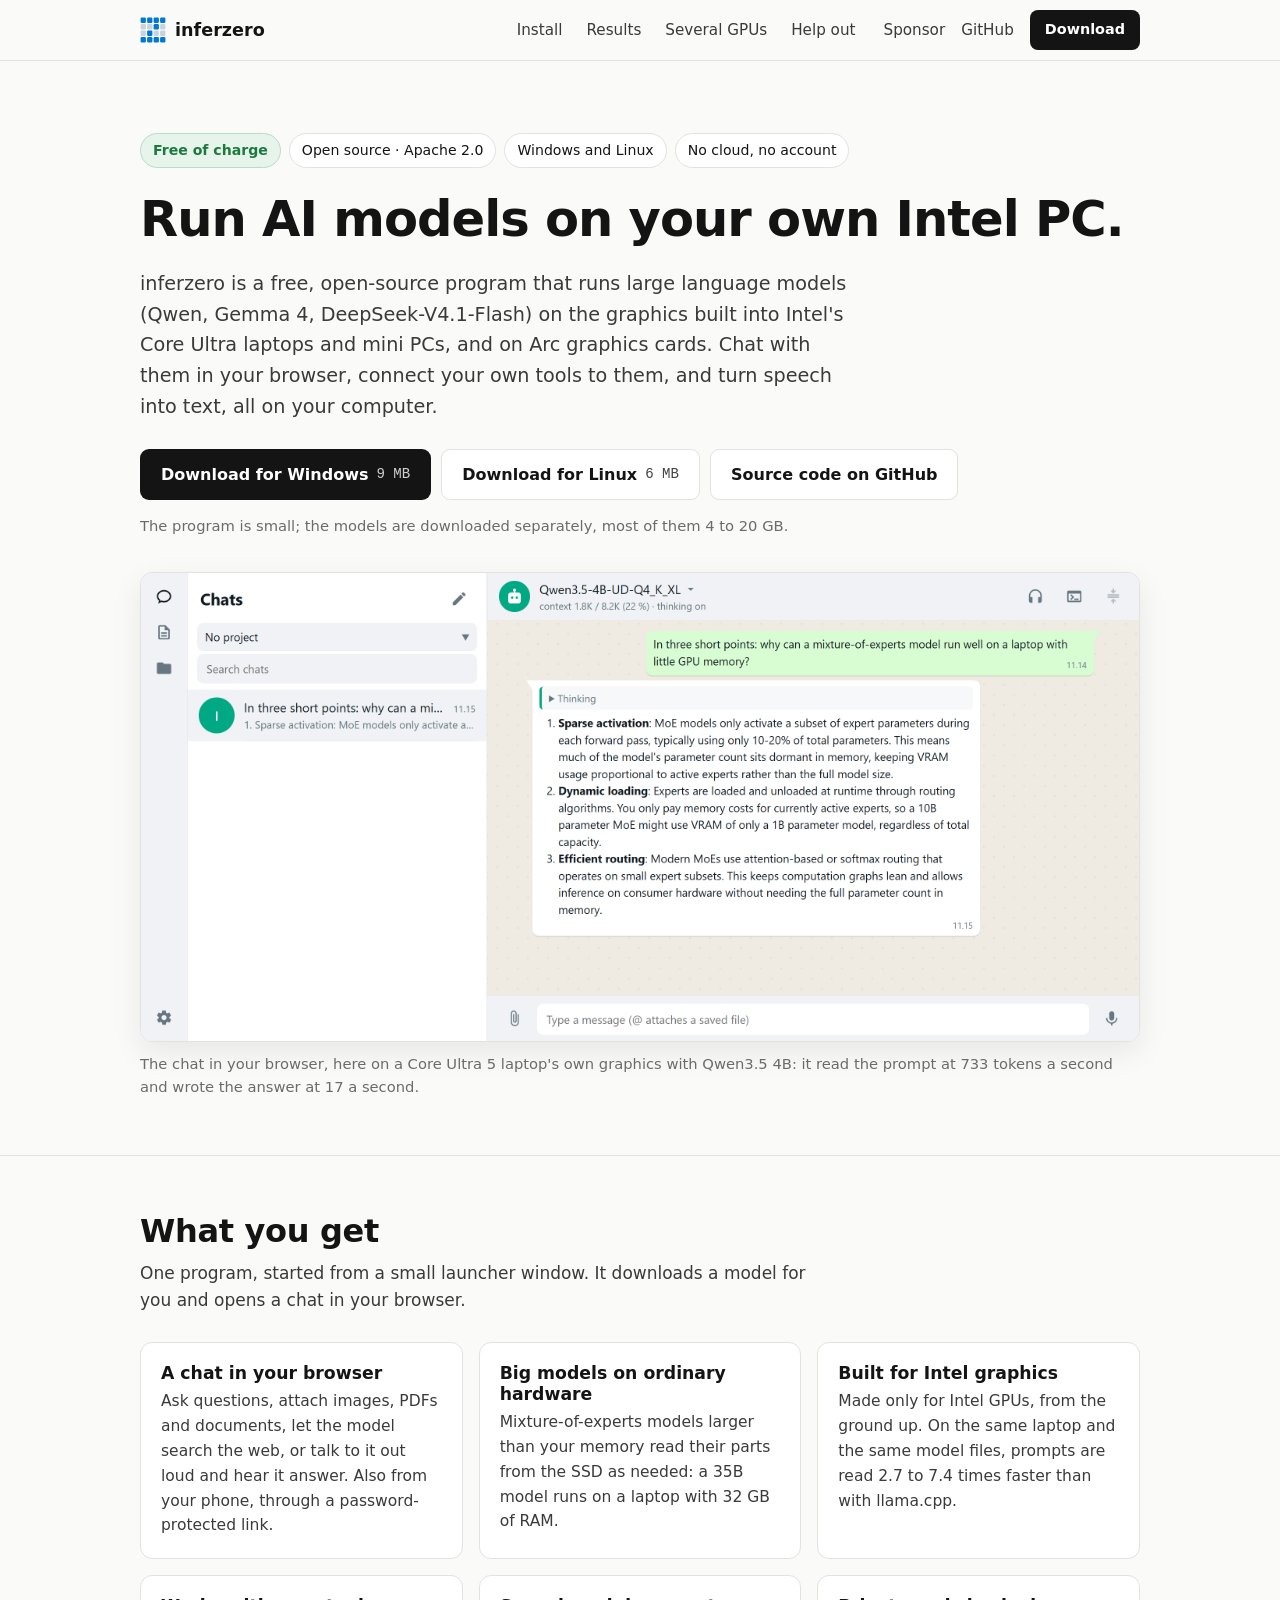
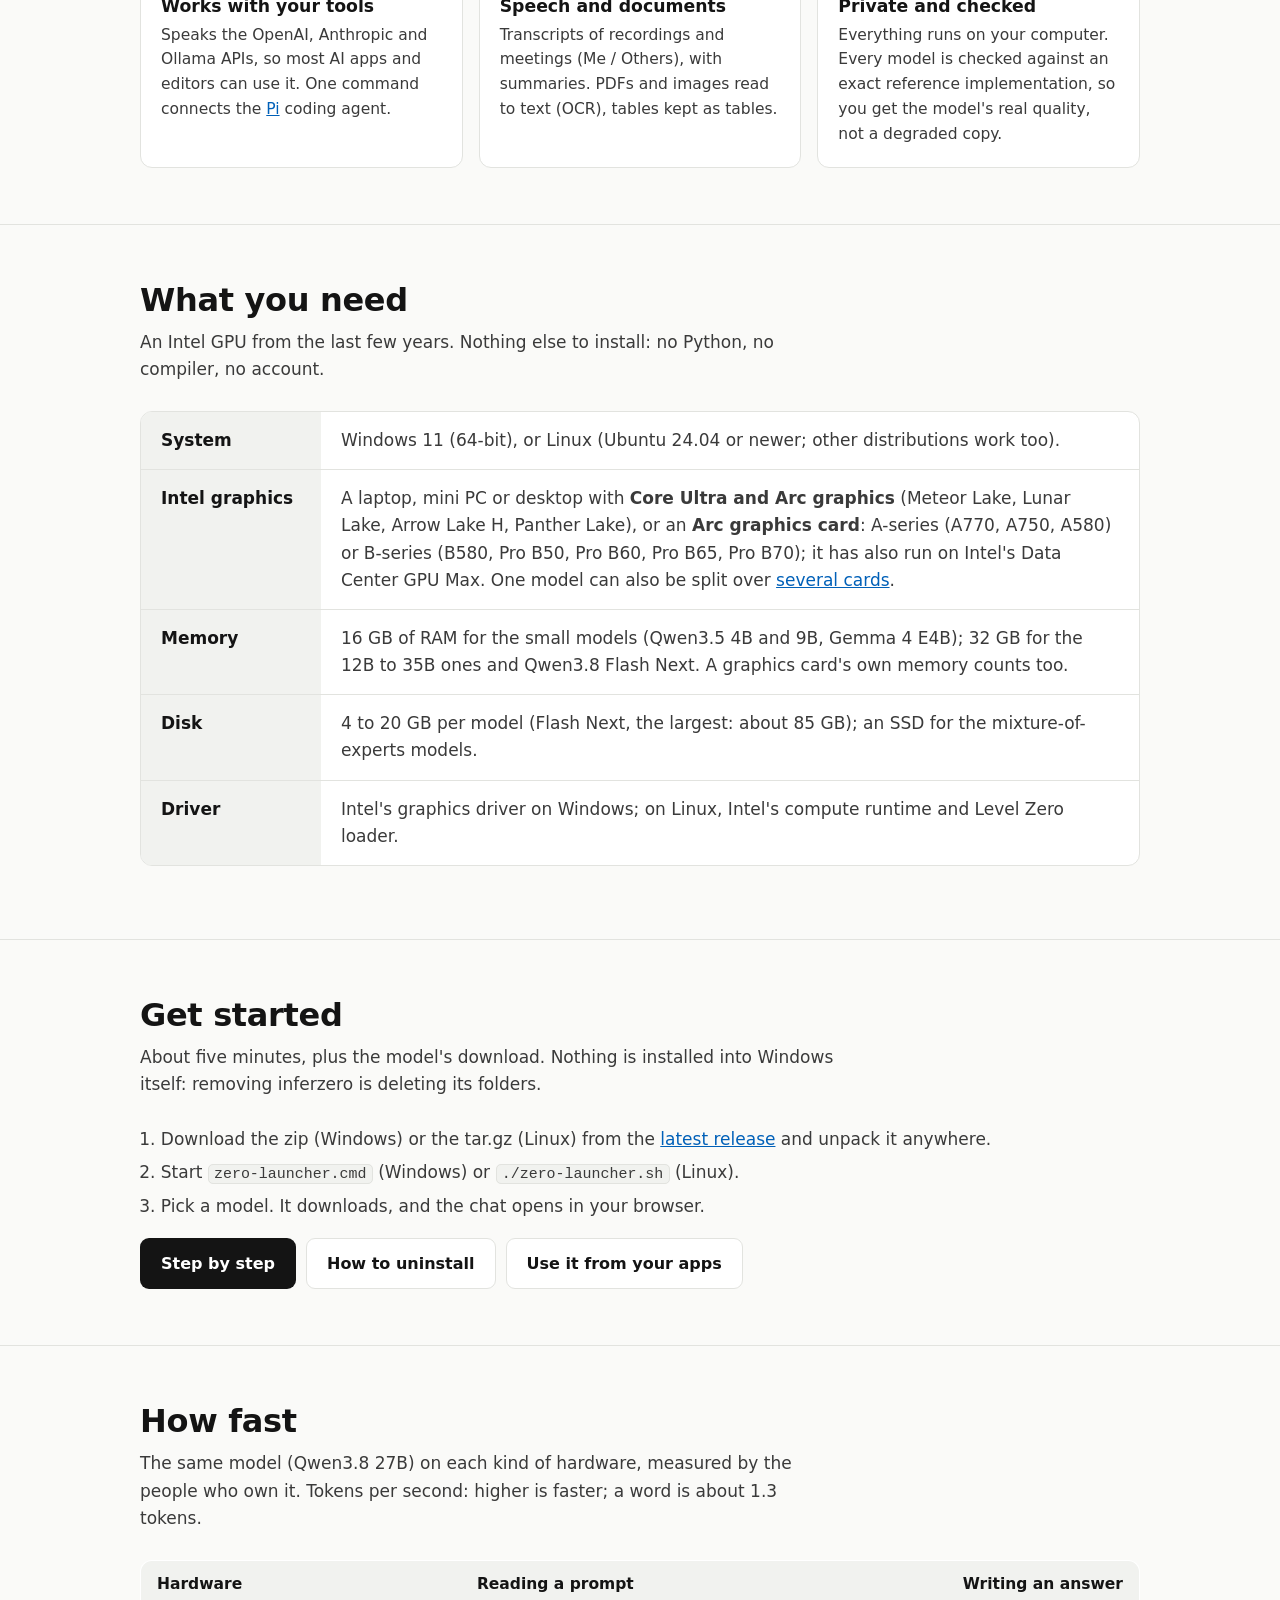
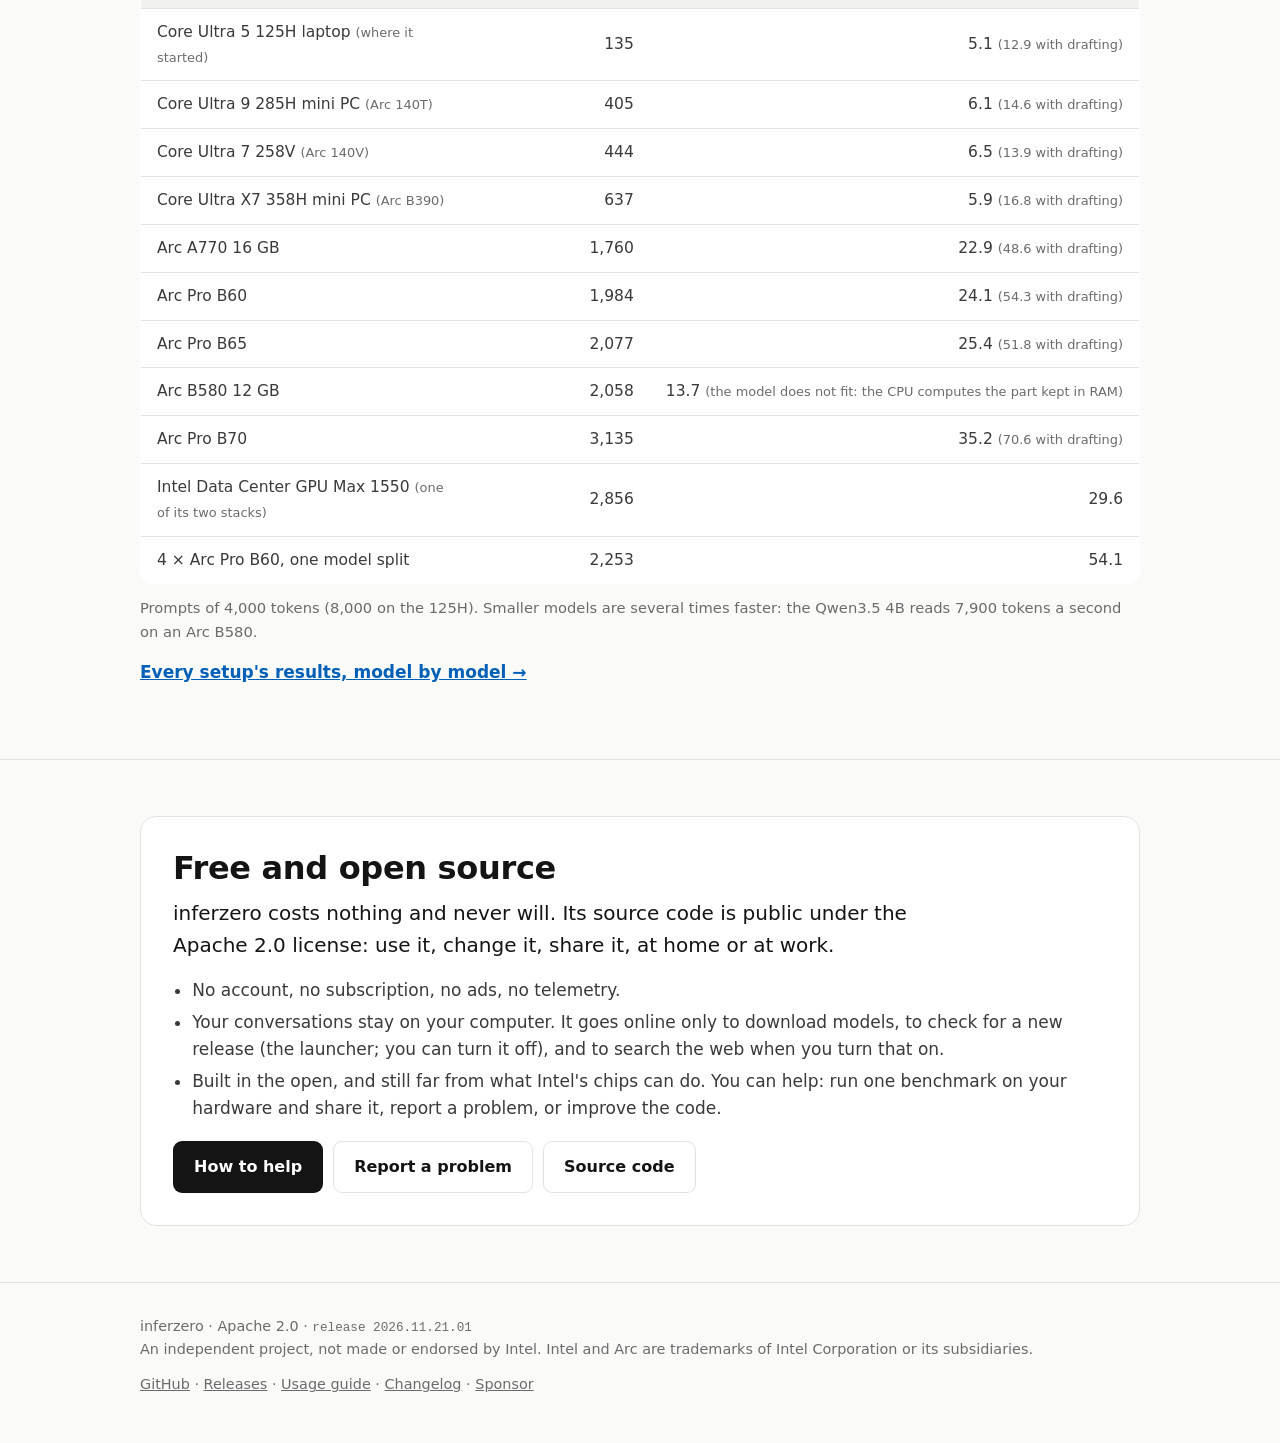
<file: site/index.html>
<!doctype html>
<html lang="en">
<head>
<meta charset="utf-8">
<meta name="viewport" content="width=device-width, initial-scale=1">
<title>inferzero: free, open-source AI on your Intel PC</title>
<meta name="description" content="inferzero is a free, open-source program that runs large language models on the graphics built into Intel Core Ultra laptops and mini PCs and on Arc graphics cards, on Windows and Linux. A chat in your browser, an API for your tools, speech to text. No cloud, no account, no Python.">
<meta name="color-scheme" content="light">
<meta property="og:title" content="inferzero: free, open-source AI on your Intel PC">
<meta property="og:description" content="Run Qwen, Gemma 4 and DeepSeek-V4.1-Flash on Intel Core Ultra graphics and Arc cards. Free, open source, no cloud.">
<meta property="og:type" content="website">
<meta property="og:image" content="https://rizagp.github.io/inferzero/banner.png">
<meta property="og:image:width" content="2560">
<meta property="og:image:height" content="1440">
<meta name="twitter:card" content="summary_large_image">
<link rel="icon" href="icon.svg" type="image/svg+xml">
<link rel="apple-touch-icon" href="icon.png">
<link rel="stylesheet" href="style.css">
</head>
<body>
<a class="skip" href="#main">Skip to the content</a>

<header>
  <div class="wrap">
    <a class="brand" href="#top" aria-label="inferzero, top of the page"><svg class="mark" width="26" height="26" viewBox="0 0 64 64" aria-hidden="true"><rect class="l" x="1.5" y="1.5" width="13" height="13" rx="3"/><rect class="l" x="17.5" y="1.5" width="13" height="13" rx="3"/><rect class="l" x="33.5" y="1.5" width="13" height="13" rx="3"/><rect class="l" x="49.5" y="1.5" width="13" height="13" rx="3"/><rect class="d" x="1.5" y="17.5" width="13" height="13" rx="3"/><rect class="d" x="17.5" y="17.5" width="13" height="13" rx="3"/><rect class="l" x="33.5" y="17.5" width="13" height="13" rx="3"/><rect class="d" x="49.5" y="17.5" width="13" height="13" rx="3"/><rect class="d" x="1.5" y="33.5" width="13" height="13" rx="3"/><rect class="l" x="17.5" y="33.5" width="13" height="13" rx="3"/><rect class="d" x="33.5" y="33.5" width="13" height="13" rx="3"/><rect class="d" x="49.5" y="33.5" width="13" height="13" rx="3"/><rect class="l" x="1.5" y="49.5" width="13" height="13" rx="3"/><rect class="l" x="17.5" y="49.5" width="13" height="13" rx="3"/><rect class="l" x="33.5" y="49.5" width="13" height="13" rx="3"/><rect class="l" x="49.5" y="49.5" width="13" height="13" rx="3"/></svg>inferzero</a>
    <nav aria-label="Main">
      <a href="install.html">Install</a>
      <a href="results.html">Results</a>
      <a href="multi-gpu.html">Several GPUs</a>
      <a href="help.html">Help out</a>
    </nav>
    <div class="hdr-right">
      <a class="gh" href="https://github.com/sponsors/rizagp">Sponsor</a>
      <a class="gh" href="https://github.com/rizagp/inferzero">GitHub</a>
      <a class="btn p sm" href="https://github.com/rizagp/inferzero/releases/latest">Download</a>
    </div>
  </div>
</header>

<main id="main">

<div class="wrap hero" id="top">
  <div class="tags">
    <span class="tag free">Free of charge</span>
    <span class="tag">Open source · Apache 2.0</span>
    <span class="tag">Windows and Linux</span>
    <span class="tag">No cloud, no account</span>
  </div>
  <h1>Run AI models on your own Intel PC.</h1>
  <p class="lead">inferzero is a free, open-source program that runs large language models (Qwen, Gemma 4, DeepSeek-V4.1-Flash) on the graphics built into Intel's Core Ultra laptops and mini PCs, and on Arc graphics cards. Chat with them in your browser, connect your own tools to them, and turn speech into text, all on your computer.</p>
  <div class="btns">
    <a class="btn p" href="https://github.com/rizagp/inferzero/releases/latest">Download for Windows <kbd>9 MB</kbd></a>
    <a class="btn s" href="https://github.com/rizagp/inferzero/releases/latest">Download for Linux <kbd>6 MB</kbd></a>
    <a class="btn s" href="https://github.com/rizagp/inferzero">Source code on GitHub</a>
  </div>
  <p class="after">The program is small; the models are downloaded separately, most of them 4 to 20 GB.</p>
  <figure class="shot">
    <img src="hero.png" width="1280" height="600" alt="The inferzero chat in a browser: a list of chats on the left; on the right a question about mixture-of-experts models and the model's three-point answer.">
    <figcaption>The chat in your browser, here on a Core Ultra 5 laptop's own graphics with Qwen3.5 4B: it read the prompt at 733 tokens a second and wrote the answer at 17 a second.</figcaption>
  </figure>
</div>

<section id="what">
  <div class="wrap">
    <div class="intro">
      <h2>What you get</h2>
      <p>One program, started from a small launcher window. It downloads a model for you and opens a chat in your browser.</p>
    </div>
    <div class="grid">
      <div class="card"><h3>A chat in your browser</h3><p>Ask questions, attach images, PDFs and documents, let the model search the web, or talk to it out loud and hear it answer. Also from your phone, through a password-protected link.</p></div>
      <div class="card"><h3>Big models on ordinary hardware</h3><p>Mixture-of-experts models larger than your memory read their parts from the SSD as needed: a 35B model runs on a laptop with 32 GB of RAM.</p></div>
      <div class="card"><h3>Built for Intel graphics</h3><p>Made only for Intel GPUs, from the ground up. On the same laptop and the same model files, prompts are read 2.7 to 7.4 times faster than with llama.cpp.</p></div>
      <div class="card"><h3>Works with your tools</h3><p>Speaks the OpenAI, Anthropic and Ollama APIs, so most AI apps and editors can use it. One command connects the <a href="https://pi.dev">Pi</a> coding agent.</p></div>
      <div class="card"><h3>Speech and documents</h3><p>Transcripts of recordings and meetings (Me / Others), with summaries. PDFs and images read to text (OCR), tables kept as tables.</p></div>
      <div class="card"><h3>Private and checked</h3><p>Everything runs on your computer. Every model is checked against an exact reference implementation, so you get the model's real quality, not a degraded copy.</p></div>
    </div>
  </div>
</section>

<section id="need">
  <div class="wrap">
    <div class="intro">
      <h2>What you need</h2>
      <p>An Intel GPU from the last few years. Nothing else to install: no Python, no compiler, no account.</p>
    </div>
    <dl class="need">
      <dt>System</dt>
      <dd>Windows 11 (64-bit), or Linux (Ubuntu 24.04 or newer; other distributions work too).</dd>
      <dt>Intel graphics</dt>
      <dd>A laptop, mini PC or desktop with <b>Core Ultra and Arc graphics</b> (Meteor Lake, Lunar Lake, Arrow Lake H, Panther Lake), or an <b>Arc graphics card</b>: A-series (A770, A750, A580) or B-series (B580, Pro B50, Pro B60, Pro B65, Pro B70); it has also run on Intel's Data Center GPU Max. One model can also be split over <a href="multi-gpu.html">several cards</a>.</dd>
      <dt>Memory</dt>
      <dd>16 GB of RAM for the small models (Qwen3.5 4B and 9B, Gemma 4 E4B); 32 GB for the 12B to 35B ones and Qwen3.8 Flash Next. A graphics card's own memory counts too.</dd>
      <dt>Disk</dt>
      <dd>4 to 20 GB per model (Flash Next, the largest: about 85 GB); an SSD for the mixture-of-experts models.</dd>
      <dt>Driver</dt>
      <dd>Intel's graphics driver on Windows; on Linux, Intel's compute runtime and Level Zero loader.</dd>
    </dl>
  </div>
</section>

<section id="start">
  <div class="wrap">
    <div class="intro">
      <h2>Get started</h2>
      <p>About five minutes, plus the model's download. Nothing is installed into Windows itself: removing inferzero is deleting its folders.</p>
    </div>
    <ol class="go">
      <li>Download the zip (Windows) or the tar.gz (Linux) from the <a href="https://github.com/rizagp/inferzero/releases/latest">latest release</a> and unpack it anywhere.</li>
      <li>Start <code>zero-launcher.cmd</code> (Windows) or <code>./zero-launcher.sh</code> (Linux).</li>
      <li>Pick a model. It downloads, and the chat opens in your browser.</li>
    </ol>
    <div class="btns" style="margin-top:18px">
      <a class="btn p" href="install.html">Step by step</a>
      <a class="btn s" href="install.html#uninstall">How to uninstall</a>
      <a class="btn s" href="install.html#apps">Use it from your apps</a>
    </div>
  </div>
</section>

<section id="speed">
  <div class="wrap">
    <div class="intro">
      <h2>How fast</h2>
      <p>The same model (Qwen3.8 27B) on each kind of hardware, measured by the people who own it. Tokens per second: higher is faster; a word is about 1.3 tokens.</p>
    </div>
    <div class="tbl">
      <table>
        <thead><tr><th>Hardware</th><th class="n">Reading a prompt</th><th class="n">Writing an answer</th></tr></thead>
        <tbody>
          <tr><td>Core Ultra 5 125H laptop <small>(where it started)</small></td><td class="n">135</td><td class="n">5.1 <small>(12.9 with drafting)</small></td></tr>
          <tr><td>Core Ultra 9 285H mini PC <small>(Arc 140T)</small></td><td class="n">405</td><td class="n">6.1 <small>(14.6 with drafting)</small></td></tr>
          <tr><td>Core Ultra 7 258V <small>(Arc 140V)</small></td><td class="n">444</td><td class="n">6.5 <small>(13.9 with drafting)</small></td></tr>
          <tr><td>Core Ultra X7 358H mini PC <small>(Arc B390)</small></td><td class="n">637</td><td class="n">5.9 <small>(16.8 with drafting)</small></td></tr>
          <tr><td>Arc A770 16 GB</td><td class="n">1,760</td><td class="n">22.9 <small>(48.6 with drafting)</small></td></tr>
          <tr><td>Arc Pro B60</td><td class="n">1,984</td><td class="n">24.1 <small>(54.3 with drafting)</small></td></tr>
          <tr><td>Arc Pro B65</td><td class="n">2,077</td><td class="n">25.4 <small>(51.8 with drafting)</small></td></tr>
          <tr><td>Arc B580 12 GB</td><td class="n">2,058</td><td class="n">13.7 <small>(the model does not fit: the CPU computes the part kept in RAM)</small></td></tr>
          <tr><td>Arc Pro B70</td><td class="n">3,135</td><td class="n">35.2 <small>(70.6 with drafting)</small></td></tr>
          <tr><td>Intel Data Center GPU Max 1550 <small>(one of its two stacks)</small></td><td class="n">2,856</td><td class="n">29.6</td></tr>
          <tr><td>4 × Arc Pro B60, one model split</td><td class="n">2,253</td><td class="n">54.1</td></tr>
        </tbody>
      </table>
    </div>
    <p class="note">Prompts of 4,000 tokens (8,000 on the 125H). Smaller models are several times faster: the Qwen3.5 4B reads 7,900 tokens a second on an Arc B580. </p>
    <p class="more"><a href="results.html">Every setup's results, model by model →</a></p>
  </div>
</section>

<section id="open">
  <div class="wrap">
    <div class="open">
      <h2>Free and open source</h2>
      <p class="big">inferzero costs nothing and never will. Its source code is public under the Apache 2.0 license: use it, change it, share it, at home or at work.</p>
      <ul>
        <li>No account, no subscription, no ads, no telemetry.</li>
        <li>Your conversations stay on your computer. It goes online only to download models, to check for a new release (the launcher; you can turn it off), and to search the web when you turn that on.</li>
        <li>Built in the open, and still far from what Intel's chips can do. You can help: run one benchmark on your hardware and share it, report a problem, or improve the code.</li>
      </ul>
      <div class="btns">
        <a class="btn p" href="help.html">How to help</a>
        <a class="btn s" href="https://github.com/rizagp/inferzero/issues">Report a problem</a>
        <a class="btn s" href="https://github.com/rizagp/inferzero">Source code</a>
      </div>
    </div>
  </div>
</section>

</main>

<footer>
  <div class="wrap">
    <div>inferzero · Apache 2.0 · <span class="mono">release 2026.11.21.01</span><br>An independent project, not made or endorsed by Intel. Intel and Arc are trademarks of Intel Corporation or its subsidiaries.</div>
    <div><a href="https://github.com/rizagp/inferzero">GitHub</a> · <a href="https://github.com/rizagp/inferzero/releases">Releases</a> · <a href="https://github.com/rizagp/inferzero/blob/main/USAGE.md">Usage guide</a> · <a href="https://github.com/rizagp/inferzero/blob/main/CHANGELOG.md">Changelog</a> · <a href="help.html#sponsor">Sponsor</a></div>
  </div>
</footer>
</body>
</html>
</file>
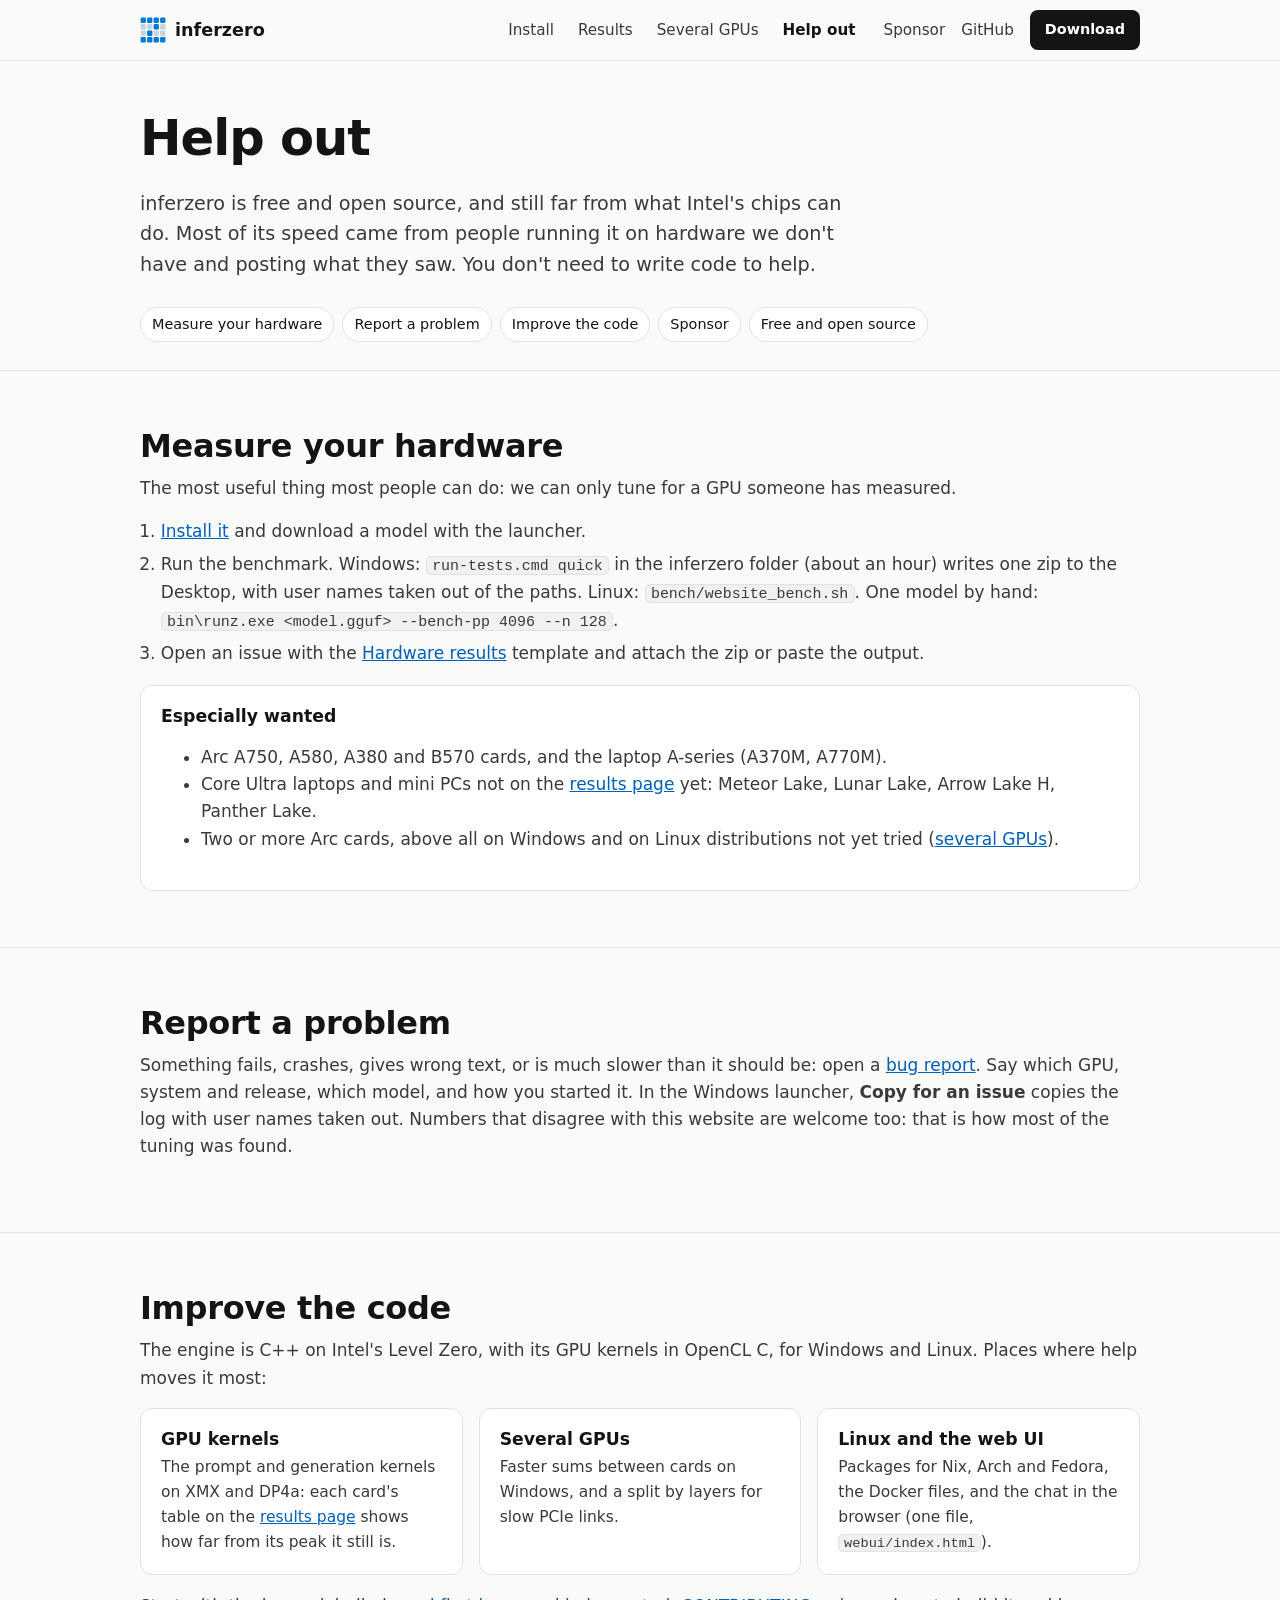
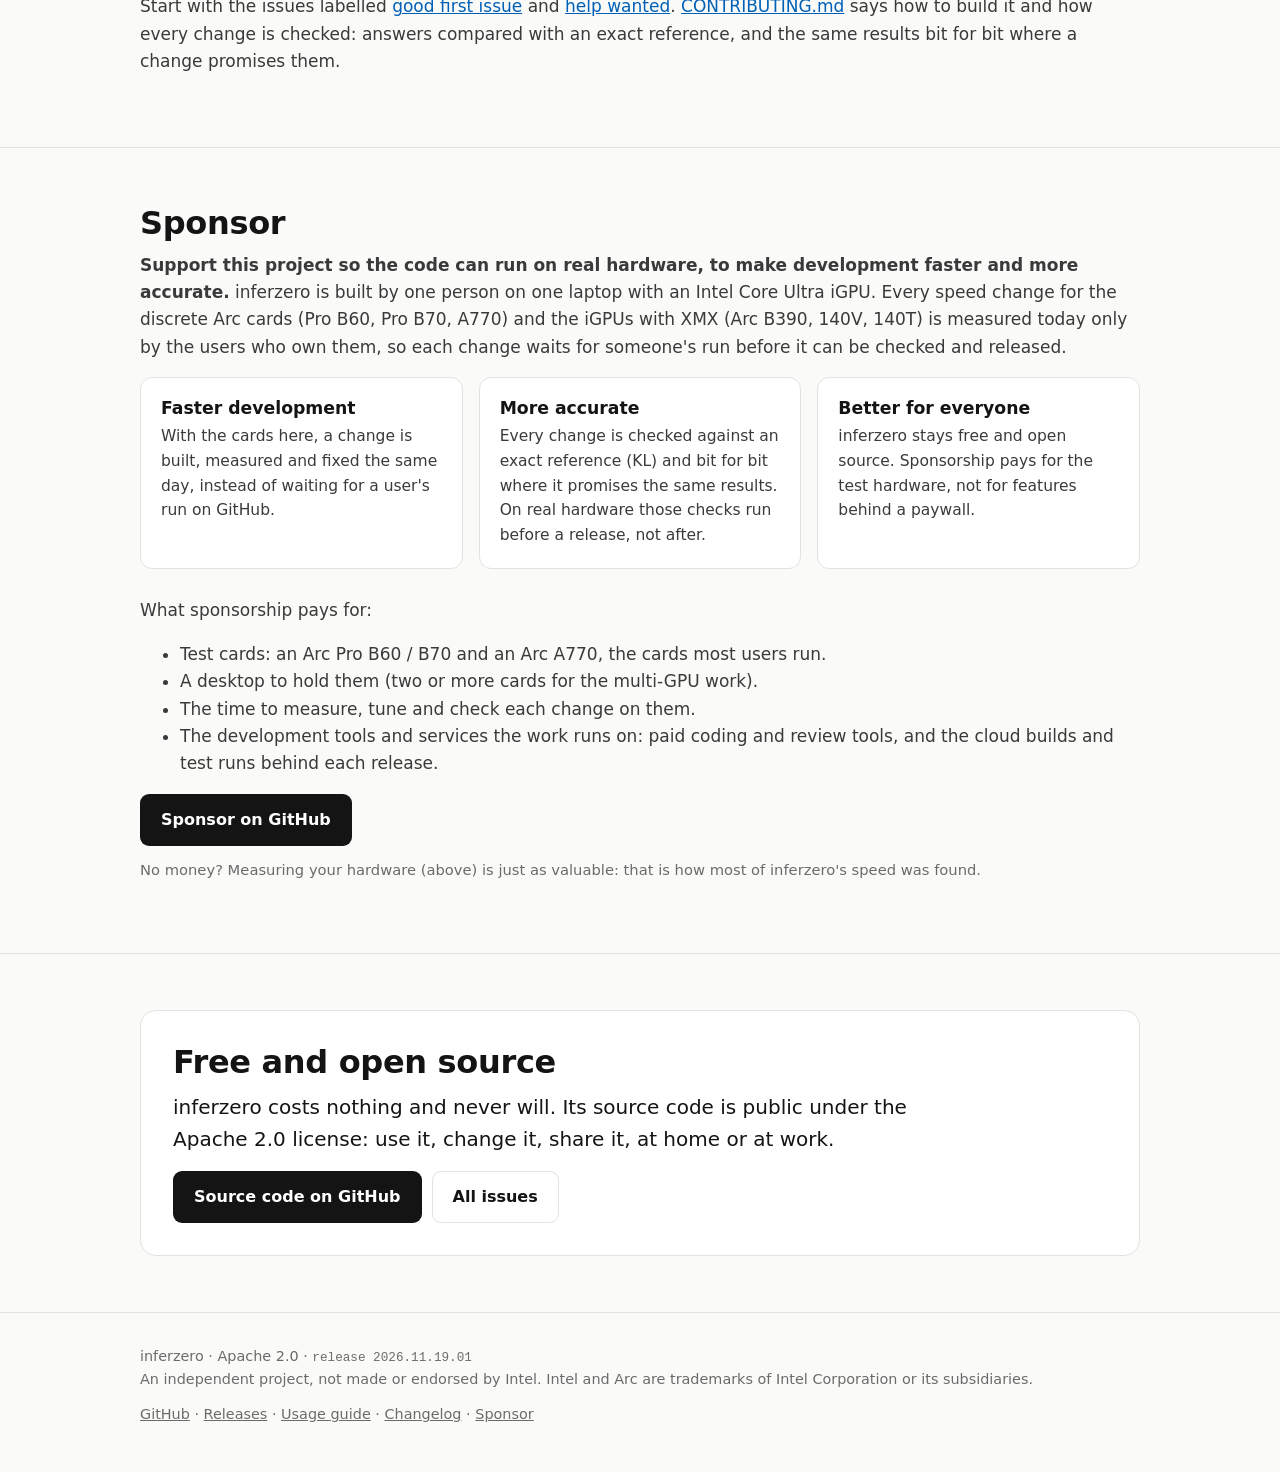
<file: site/help.html>
<!doctype html>
<html lang="en">
<head>
<meta charset="utf-8">
<meta name="viewport" content="width=device-width, initial-scale=1">
<title>Help out with inferzero</title>
<meta name="description" content="How to help inferzero, the free open-source LLM engine for Intel GPUs: measure your hardware, report a problem, or improve the code.">
<meta name="color-scheme" content="light">
<meta property="og:title" content="inferzero: free, open-source AI on your Intel PC">
<meta property="og:description" content="Run Qwen, Gemma 4 and DeepSeek-V4.1-Flash on Intel Core Ultra graphics and Arc cards. Free, open source, no cloud.">
<meta property="og:type" content="website">
<meta property="og:image" content="https://rizagp.github.io/inferzero/banner.png">
<meta property="og:image:width" content="2560">
<meta property="og:image:height" content="1440">
<meta name="twitter:card" content="summary_large_image">
<link rel="icon" href="icon.svg" type="image/svg+xml">
<link rel="apple-touch-icon" href="icon.png">
<link rel="stylesheet" href="style.css">
</head>
<body>
<a class="skip" href="#main">Skip to the content</a>

<header>
  <div class="wrap">
    <a class="brand" href="index.html" aria-label="inferzero, home page"><svg class="mark" width="26" height="26" viewBox="0 0 64 64" aria-hidden="true"><rect class="l" x="1.5" y="1.5" width="13" height="13" rx="3"/><rect class="l" x="17.5" y="1.5" width="13" height="13" rx="3"/><rect class="l" x="33.5" y="1.5" width="13" height="13" rx="3"/><rect class="l" x="49.5" y="1.5" width="13" height="13" rx="3"/><rect class="d" x="1.5" y="17.5" width="13" height="13" rx="3"/><rect class="d" x="17.5" y="17.5" width="13" height="13" rx="3"/><rect class="l" x="33.5" y="17.5" width="13" height="13" rx="3"/><rect class="d" x="49.5" y="17.5" width="13" height="13" rx="3"/><rect class="d" x="1.5" y="33.5" width="13" height="13" rx="3"/><rect class="l" x="17.5" y="33.5" width="13" height="13" rx="3"/><rect class="d" x="33.5" y="33.5" width="13" height="13" rx="3"/><rect class="d" x="49.5" y="33.5" width="13" height="13" rx="3"/><rect class="l" x="1.5" y="49.5" width="13" height="13" rx="3"/><rect class="l" x="17.5" y="49.5" width="13" height="13" rx="3"/><rect class="l" x="33.5" y="49.5" width="13" height="13" rx="3"/><rect class="l" x="49.5" y="49.5" width="13" height="13" rx="3"/></svg>inferzero</a>
    <nav aria-label="Main">
      <a href="install.html">Install</a>
      <a href="results.html">Results</a>
      <a href="multi-gpu.html">Several GPUs</a>
      <a href="help.html" aria-current="page">Help out</a>
    </nav>
    <div class="hdr-right">
      <a class="gh" href="https://github.com/sponsors/rizagp">Sponsor</a>
      <a class="gh" href="https://github.com/rizagp/inferzero">GitHub</a>
      <a class="btn p sm" href="https://github.com/rizagp/inferzero/releases/latest">Download</a>
    </div>
  </div>
</header>

<main id="main">

<div class="wrap hero small" id="top">
  <h1>Help out</h1>
  <p class="lead">inferzero is free and open source, and still far from what Intel's chips can do. Most of its speed came from people running it on hardware we don't have and posting what they saw. You don't need to write code to help.</p>
  <nav class="jump" aria-label="On this page">
    <a href="#measure">Measure your hardware</a><a href="#report">Report a problem</a><a href="#code">Improve the code</a><a href="#sponsor">Sponsor</a><a href="#free">Free and open source</a>
  </nav>
</div>

<section id="measure">
  <div class="wrap">
    <h2>Measure your hardware</h2>
    <p>The most useful thing most people can do: we can only tune for a GPU someone has measured.</p>
    <ol class="go">
      <li><a href="install.html">Install it</a> and download a model with the launcher.</li>
      <li>Run the benchmark. Windows: <code>run-tests.cmd quick</code> in the inferzero folder (about an hour) writes one zip to the Desktop, with user names taken out of the paths. Linux: <code>bench/website_bench.sh</code>. One model by hand: <code>bin\runz.exe &lt;model.gguf&gt; --bench-pp 4096 --n 128</code>.</li>
      <li>Open an issue with the <a href="https://github.com/rizagp/inferzero/issues/new?template=hardware-results.yml">Hardware results</a> template and attach the zip or paste the output.</li>
    </ol>
    <div class="card" style="margin-top:18px">
      <h3>Especially wanted</h3>
      <ul>
        <li>Arc A750, A580, A380 and B570 cards, and the laptop A-series (A370M, A770M).</li>
        <li>Core Ultra laptops and mini PCs not on the <a href="results.html">results page</a> yet: Meteor Lake, Lunar Lake, Arrow Lake H, Panther Lake.</li>
        <li>Two or more Arc cards, above all on Windows and on Linux distributions not yet tried (<a href="multi-gpu.html">several GPUs</a>).</li>
      </ul>
    </div>
  </div>
</section>

<section id="report">
  <div class="wrap">
    <h2>Report a problem</h2>
    <p>Something fails, crashes, gives wrong text, or is much slower than it should be: open a <a href="https://github.com/rizagp/inferzero/issues/new?template=bug-report.yml">bug report</a>. Say which GPU, system and release, which model, and how you started it. In the Windows launcher, <b>Copy for an issue</b> copies the log with user names taken out. Numbers that disagree with this website are welcome too: that is how most of the tuning was found.</p>
  </div>
</section>

<section id="code">
  <div class="wrap">
    <h2>Improve the code</h2>
    <p>The engine is C++ on Intel's Level Zero, with its GPU kernels in OpenCL C, for Windows and Linux. Places where help moves it most:</p>
    <div class="grid">
      <div class="card"><h3>GPU kernels</h3><p>The prompt and generation kernels on XMX and DP4a: each card's table on the <a href="results.html">results page</a> shows how far from its peak it still is.</p></div>
      <div class="card"><h3>Several GPUs</h3><p>Faster sums between cards on Windows, and a split by layers for slow PCIe links.</p></div>
      <div class="card"><h3>Linux and the web UI</h3><p>Packages for Nix, Arch and Fedora, the Docker files, and the chat in the browser (one file, <code>webui/index.html</code>).</p></div>
    </div>
    <p style="margin-top:18px">Start with the issues labelled <a href="https://github.com/rizagp/inferzero/labels/good%20first%20issue">good first issue</a> and <a href="https://github.com/rizagp/inferzero/labels/help%20wanted">help wanted</a>. <a href="https://github.com/rizagp/inferzero/blob/main/CONTRIBUTING.md">CONTRIBUTING.md</a> says how to build it and how every change is checked: answers compared with an exact reference, and the same results bit for bit where a change promises them.</p>
  </div>
</section>

<section id="sponsor">
  <div class="wrap">
    <h2>Sponsor</h2>
    <p><strong>Support this project so the code can run on real hardware, to make development faster and more accurate.</strong> inferzero is built by one person on one laptop with an Intel Core Ultra iGPU. Every speed change for the discrete Arc cards (Pro B60, Pro B70, A770) and the iGPUs with XMX (Arc B390, 140V, 140T) is measured today only by the users who own them, so each change waits for someone's run before it can be checked and released.</p>
    <div class="grid">
      <div class="card"><h3>Faster development</h3><p>With the cards here, a change is built, measured and fixed the same day, instead of waiting for a user's run on GitHub.</p></div>
      <div class="card"><h3>More accurate</h3><p>Every change is checked against an exact reference (KL) and bit for bit where it promises the same results. On real hardware those checks run before a release, not after.</p></div>
      <div class="card"><h3>Better for everyone</h3><p>inferzero stays free and open source. Sponsorship pays for the test hardware, not for features behind a paywall.</p></div>
    </div>
    <p>What sponsorship pays for:</p>
    <ul>
      <li>Test cards: an Arc Pro B60 / B70 and an Arc A770, the cards most users run.</li>
      <li>A desktop to hold them (two or more cards for the multi-GPU work).</li>
      <li>The time to measure, tune and check each change on them.</li>
      <li>The development tools and services the work runs on: paid coding and review tools, and the cloud builds and test runs behind each release.</li>
    </ul>
    <div class="btns">
      <a class="btn p" href="https://github.com/sponsors/rizagp">Sponsor on GitHub</a>
    </div>
    <p class="note">No money? Measuring your hardware (above) is just as valuable: that is how most of inferzero's speed was found.</p>
  </div>
</section>

<section id="free">
  <div class="wrap">
    <div class="open">
      <h2>Free and open source</h2>
      <p class="big">inferzero costs nothing and never will. Its source code is public under the Apache 2.0 license: use it, change it, share it, at home or at work.</p>
      <div class="btns">
        <a class="btn p" href="https://github.com/rizagp/inferzero">Source code on GitHub</a>
        <a class="btn s" href="https://github.com/rizagp/inferzero/issues">All issues</a>
      </div>
    </div>
  </div>
</section>

</main>


<footer>
  <div class="wrap">
    <div>inferzero · Apache 2.0 · <span class="mono">release 2026.11.19.01</span><br>An independent project, not made or endorsed by Intel. Intel and Arc are trademarks of Intel Corporation or its subsidiaries.</div>
    <div><a href="https://github.com/rizagp/inferzero">GitHub</a> · <a href="https://github.com/rizagp/inferzero/releases">Releases</a> · <a href="https://github.com/rizagp/inferzero/blob/main/USAGE.md">Usage guide</a> · <a href="https://github.com/rizagp/inferzero/blob/main/CHANGELOG.md">Changelog</a> · <a href="help.html#sponsor">Sponsor</a></div>
  </div>
</footer>
</body>
</html>
</file>
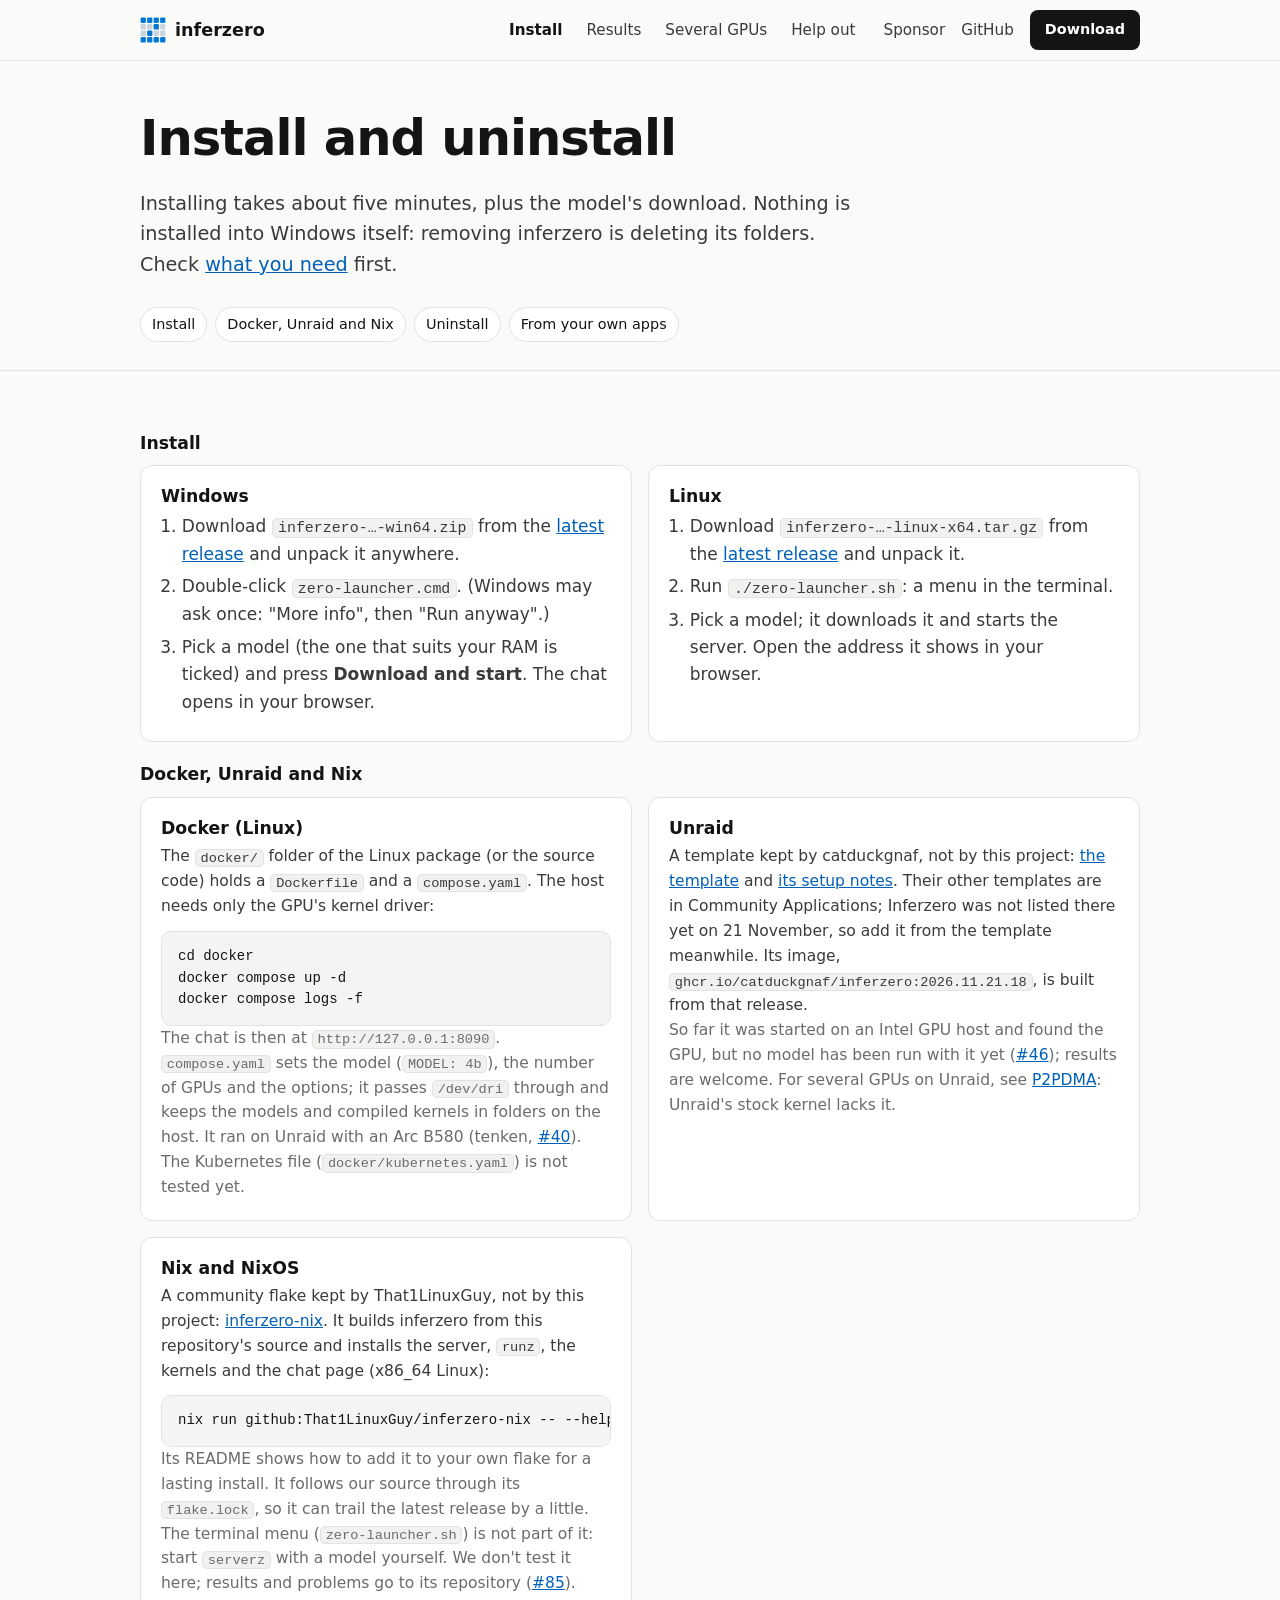
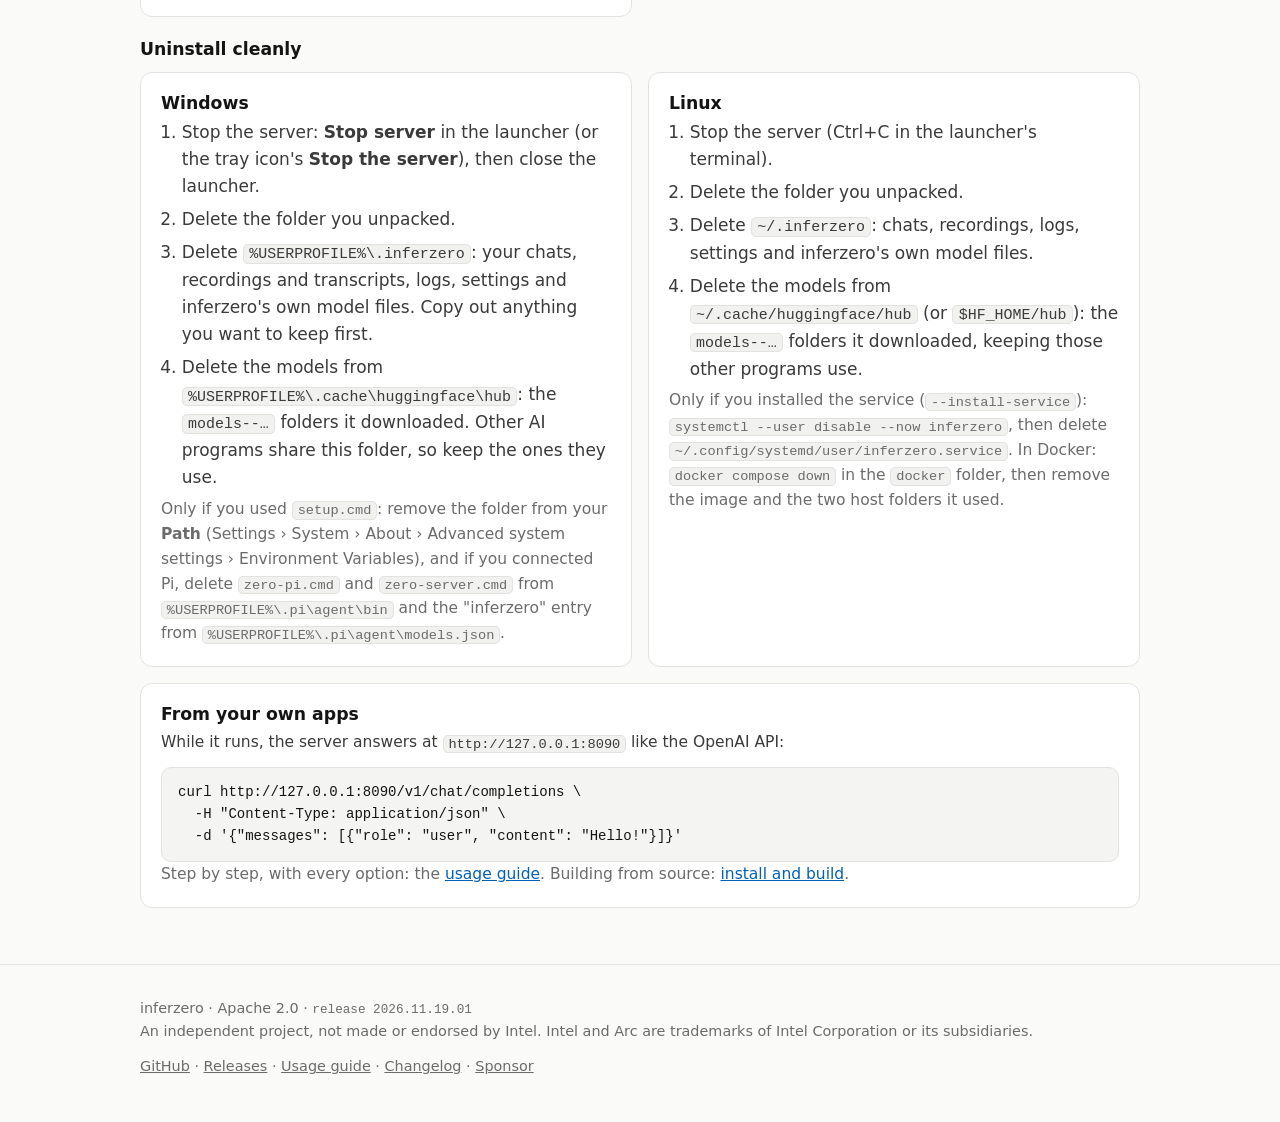
<file: site/install.html>
<!doctype html>
<html lang="en">
<head>
<meta charset="utf-8">
<meta name="viewport" content="width=device-width, initial-scale=1">
<title>Install and uninstall inferzero</title>
<meta name="description" content="How to install inferzero on Windows and Linux in about five minutes, how to remove it cleanly, and how to use it from your own apps.">
<meta name="color-scheme" content="light">
<meta property="og:title" content="inferzero: free, open-source AI on your Intel PC">
<meta property="og:description" content="Run Qwen, Gemma 4 and DeepSeek-V4.1-Flash on Intel Core Ultra graphics and Arc cards. Free, open source, no cloud.">
<meta property="og:type" content="website">
<meta property="og:image" content="https://rizagp.github.io/inferzero/banner.png">
<meta property="og:image:width" content="2560">
<meta property="og:image:height" content="1440">
<meta name="twitter:card" content="summary_large_image">
<link rel="icon" href="icon.svg" type="image/svg+xml">
<link rel="apple-touch-icon" href="icon.png">
<link rel="stylesheet" href="style.css">
</head>
<body>
<a class="skip" href="#main">Skip to the content</a>

<header>
  <div class="wrap">
    <a class="brand" href="index.html" aria-label="inferzero, home page"><svg class="mark" width="26" height="26" viewBox="0 0 64 64" aria-hidden="true"><rect class="l" x="1.5" y="1.5" width="13" height="13" rx="3"/><rect class="l" x="17.5" y="1.5" width="13" height="13" rx="3"/><rect class="l" x="33.5" y="1.5" width="13" height="13" rx="3"/><rect class="l" x="49.5" y="1.5" width="13" height="13" rx="3"/><rect class="d" x="1.5" y="17.5" width="13" height="13" rx="3"/><rect class="d" x="17.5" y="17.5" width="13" height="13" rx="3"/><rect class="l" x="33.5" y="17.5" width="13" height="13" rx="3"/><rect class="d" x="49.5" y="17.5" width="13" height="13" rx="3"/><rect class="d" x="1.5" y="33.5" width="13" height="13" rx="3"/><rect class="l" x="17.5" y="33.5" width="13" height="13" rx="3"/><rect class="d" x="33.5" y="33.5" width="13" height="13" rx="3"/><rect class="d" x="49.5" y="33.5" width="13" height="13" rx="3"/><rect class="l" x="1.5" y="49.5" width="13" height="13" rx="3"/><rect class="l" x="17.5" y="49.5" width="13" height="13" rx="3"/><rect class="l" x="33.5" y="49.5" width="13" height="13" rx="3"/><rect class="l" x="49.5" y="49.5" width="13" height="13" rx="3"/></svg>inferzero</a>
    <nav aria-label="Main">
      <a href="install.html" aria-current="page">Install</a>
      <a href="results.html">Results</a>
      <a href="multi-gpu.html">Several GPUs</a>
      <a href="help.html">Help out</a>
    </nav>
    <div class="hdr-right">
      <a class="gh" href="https://github.com/sponsors/rizagp">Sponsor</a>
      <a class="gh" href="https://github.com/rizagp/inferzero">GitHub</a>
      <a class="btn p sm" href="https://github.com/rizagp/inferzero/releases/latest">Download</a>
    </div>
  </div>
</header>

<main id="main">

<div class="wrap hero small" id="top">
  <h1>Install and uninstall</h1>
  <p class="lead">Installing takes about five minutes, plus the model's download. Nothing is installed into Windows itself: removing inferzero is deleting its folders. Check <a href="index.html#need">what you need</a> first.</p>
  <nav class="jump" aria-label="On this page">
    <a href="#install">Install</a><a href="#docker">Docker, Unraid and Nix</a><a href="#uninstall">Uninstall</a><a href="#apps">From your own apps</a>
  </nav>
</div>

<section id="start">
  <div class="wrap">
    <h3 class="sub" id="install">Install</h3>
    <div class="steps">
      <div class="card">
        <h3>Windows</h3>
        <ol class="go">
          <li>Download <code>inferzero-…-win64.zip</code> from the <a href="https://github.com/rizagp/inferzero/releases/latest">latest release</a> and unpack it anywhere.</li>
          <li>Double-click <code>zero-launcher.cmd</code>. (Windows may ask once: "More info", then "Run anyway".)</li>
          <li>Pick a model (the one that suits your RAM is ticked) and press <b>Download and start</b>. The chat opens in your browser.</li>
        </ol>
      </div>
      <div class="card">
        <h3>Linux</h3>
        <ol class="go">
          <li>Download <code>inferzero-…-linux-x64.tar.gz</code> from the <a href="https://github.com/rizagp/inferzero/releases/latest">latest release</a> and unpack it.</li>
          <li>Run <code>./zero-launcher.sh</code>: a menu in the terminal.</li>
          <li>Pick a model; it downloads it and starts the server. Open the address it shows in your browser.</li>
        </ol>
      </div>
    </div>
    <h3 class="sub" id="docker">Docker, Unraid and Nix</h3>
    <div class="steps">
      <div class="card">
        <h3>Docker (Linux)</h3>
        <p>The <code>docker/</code> folder of the Linux package (or the source code) holds a <code>Dockerfile</code> and a <code>compose.yaml</code>. The host needs only the GPU's kernel driver:</p>
<pre>cd docker
docker compose up -d
docker compose logs -f</pre>
        <p class="note">The chat is then at <code>http://127.0.0.1:8090</code>. <code>compose.yaml</code> sets the model (<code>MODEL: 4b</code>), the number of GPUs and the options; it passes <code>/dev/dri</code> through and keeps the models and compiled kernels in folders on the host. It ran on Unraid with an Arc B580 (tenken, <a href="https://github.com/rizagp/inferzero/issues/40">#40</a>). The Kubernetes file (<code>docker/kubernetes.yaml</code>) is not tested yet.</p>
      </div>
      <div class="card">
        <h3>Unraid</h3>
        <p>A template kept by catduckgnaf, not by this project: <a href="https://github.com/catduckgnaf/catduck-unraid-templates/blob/main/templates/inferzero.xml">the template</a> and <a href="https://github.com/catduckgnaf/catduck-unraid-templates#inferzero">its setup notes</a>. Their other templates are in Community Applications; Inferzero was not listed there yet on 21 November, so add it from the template meanwhile. Its image, <code>ghcr.io/catduckgnaf/inferzero:2026.11.21.18</code>, is built from that release.</p>
        <p class="note">So far it was started on an Intel GPU host and found the GPU, but no model has been run with it yet (<a href="https://github.com/rizagp/inferzero/issues/46#issuecomment-7064820396">#46</a>); results are welcome. For several GPUs on Unraid, see <a href="multi-gpu.html#p2pdma">P2PDMA</a>: Unraid's stock kernel lacks it.</p>
      </div>
      <div class="card" id="nix">
        <h3>Nix and NixOS</h3>
        <p>A community flake kept by That1LinuxGuy, not by this project: <a href="https://github.com/That1LinuxGuy/inferzero-nix">inferzero-nix</a>. It builds inferzero from this repository's source and installs the server, <code>runz</code>, the kernels and the chat page (x86_64 Linux):</p>
<pre>nix run github:That1LinuxGuy/inferzero-nix -- --help</pre>
        <p class="note">Its README shows how to add it to your own flake for a lasting install. It follows our source through its <code>flake.lock</code>, so it can trail the latest release by a little. The terminal menu (<code>zero-launcher.sh</code>) is not part of it: start <code>serverz</code> with a model yourself. We don't test it here; results and problems go to its repository (<a href="https://github.com/rizagp/inferzero/pull/85">#85</a>).</p>
      </div>
    </div>
    <h3 class="sub" id="uninstall">Uninstall cleanly</h3>
    <div class="steps">
      <div class="card">
        <h3>Windows</h3>
        <ol class="go">
          <li>Stop the server: <b>Stop server</b> in the launcher (or the tray icon's <b>Stop the server</b>), then close the launcher.</li>
          <li>Delete the folder you unpacked.</li>
          <li>Delete <code>%USERPROFILE%\.inferzero</code>: your chats, recordings and transcripts, logs, settings and inferzero's own model files. Copy out anything you want to keep first.</li>
          <li>Delete the models from <code>%USERPROFILE%\.cache\huggingface\hub</code>: the <code>models--…</code> folders it downloaded. Other AI programs share this folder, so keep the ones they use.</li>
        </ol>
        <p class="note">Only if you used <code>setup.cmd</code>: remove the folder from your <b>Path</b> (Settings › System › About › Advanced system settings › Environment Variables), and if you connected Pi, delete <code>zero-pi.cmd</code> and <code>zero-server.cmd</code> from <code>%USERPROFILE%\.pi\agent\bin</code> and the "inferzero" entry from <code>%USERPROFILE%\.pi\agent\models.json</code>.</p>
      </div>
      <div class="card">
        <h3>Linux</h3>
        <ol class="go">
          <li>Stop the server (Ctrl+C in the launcher's terminal).</li>
          <li>Delete the folder you unpacked.</li>
          <li>Delete <code>~/.inferzero</code>: chats, recordings, logs, settings and inferzero's own model files.</li>
          <li>Delete the models from <code>~/.cache/huggingface/hub</code> (or <code>$HF_HOME/hub</code>): the <code>models--…</code> folders it downloaded, keeping those other programs use.</li>
        </ol>
        <p class="note">Only if you installed the service (<code>--install-service</code>): <code>systemctl --user disable --now inferzero</code>, then delete <code>~/.config/systemd/user/inferzero.service</code>. In Docker: <code>docker compose down</code> in the <code>docker</code> folder, then remove the image and the two host folders it used.</p>
      </div>
    </div>
    <div class="card" style="margin-top:16px" id="apps">
      <h3>From your own apps</h3>
      <p>While it runs, the server answers at <code>http://127.0.0.1:8090</code> like the OpenAI API:</p>
<pre>curl http://127.0.0.1:8090/v1/chat/completions \
  -H "Content-Type: application/json" \
  -d '{"messages": [{"role": "user", "content": "Hello!"}]}'</pre>
      <p class="note">Step by step, with every option: the <a href="https://github.com/rizagp/inferzero/blob/main/USAGE.md">usage guide</a>. Building from source: <a href="https://github.com/rizagp/inferzero/blob/main/docs/install.md">install and build</a>.</p>
    </div>
  </div>
</section>

</main>


<footer>
  <div class="wrap">
    <div>inferzero · Apache 2.0 · <span class="mono">release 2026.11.19.01</span><br>An independent project, not made or endorsed by Intel. Intel and Arc are trademarks of Intel Corporation or its subsidiaries.</div>
    <div><a href="https://github.com/rizagp/inferzero">GitHub</a> · <a href="https://github.com/rizagp/inferzero/releases">Releases</a> · <a href="https://github.com/rizagp/inferzero/blob/main/USAGE.md">Usage guide</a> · <a href="https://github.com/rizagp/inferzero/blob/main/CHANGELOG.md">Changelog</a> · <a href="help.html#sponsor">Sponsor</a></div>
  </div>
</footer>
</body>
</html>
</file>
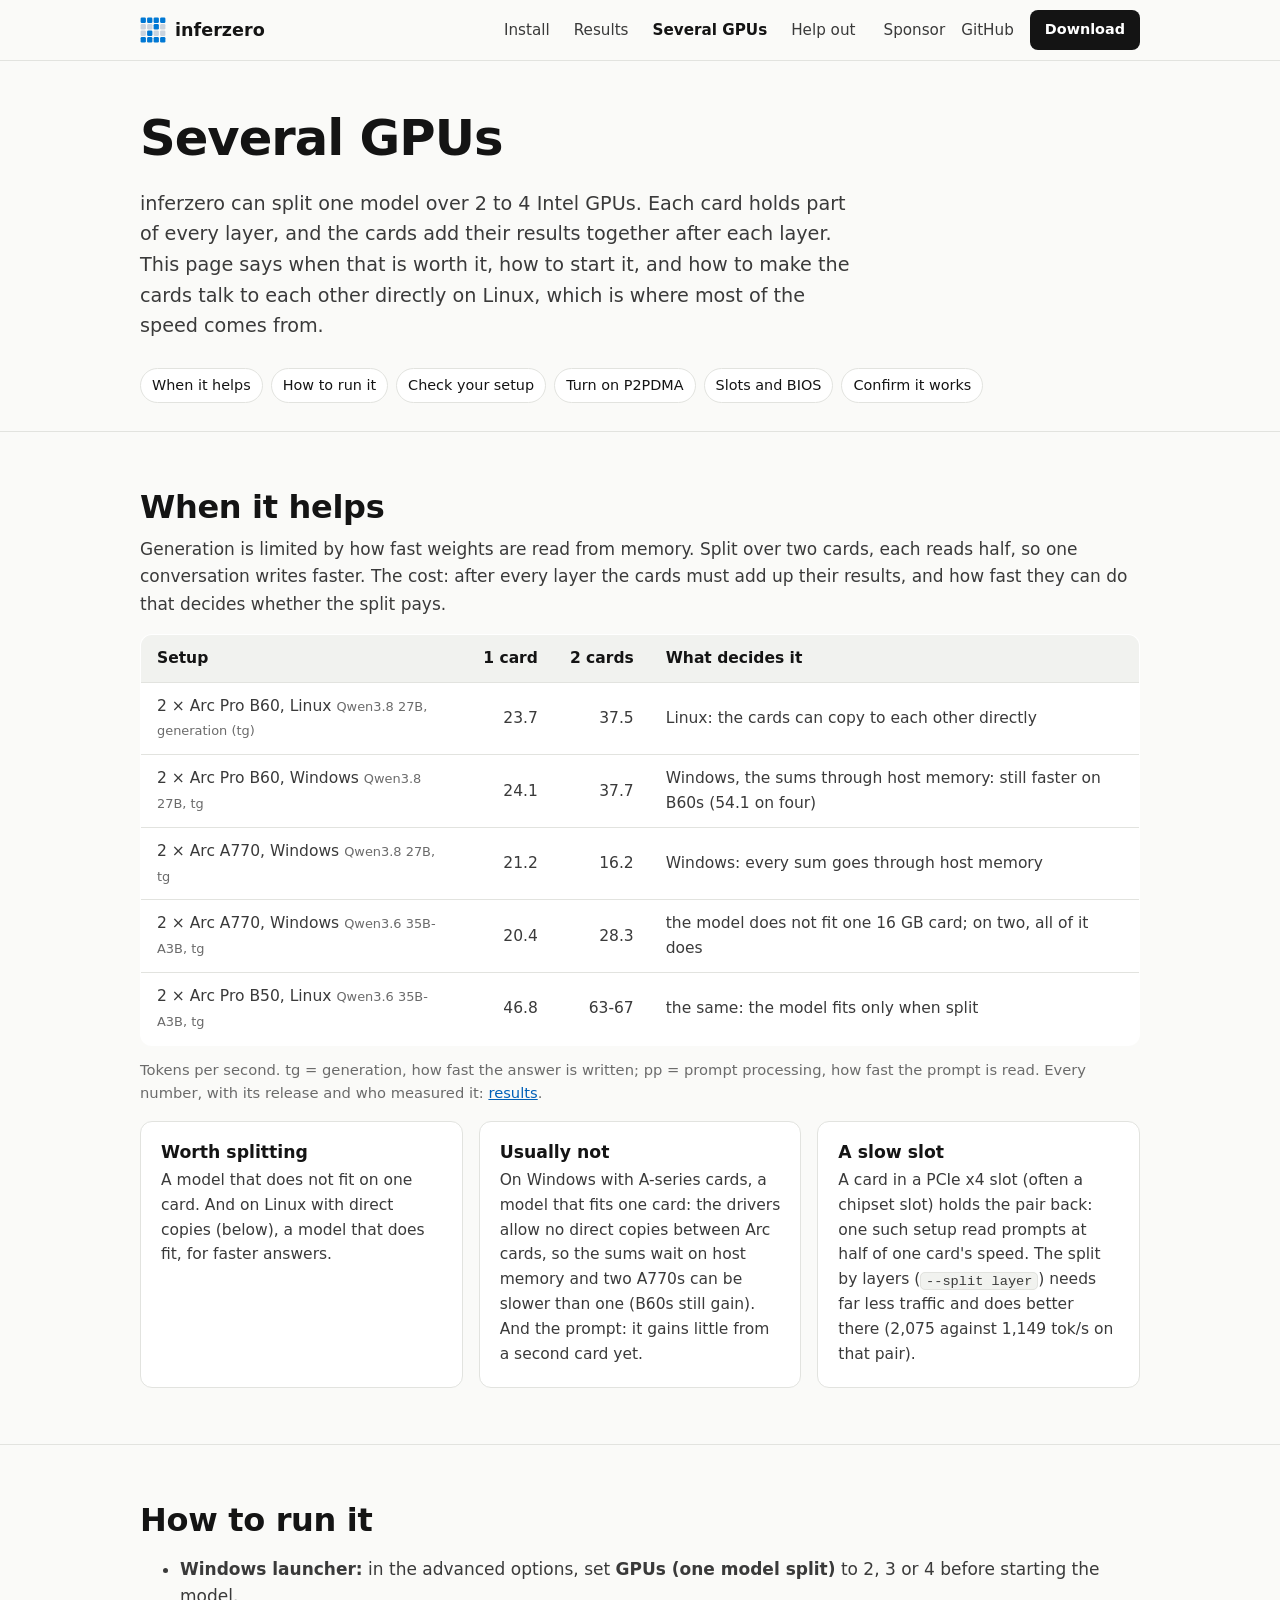
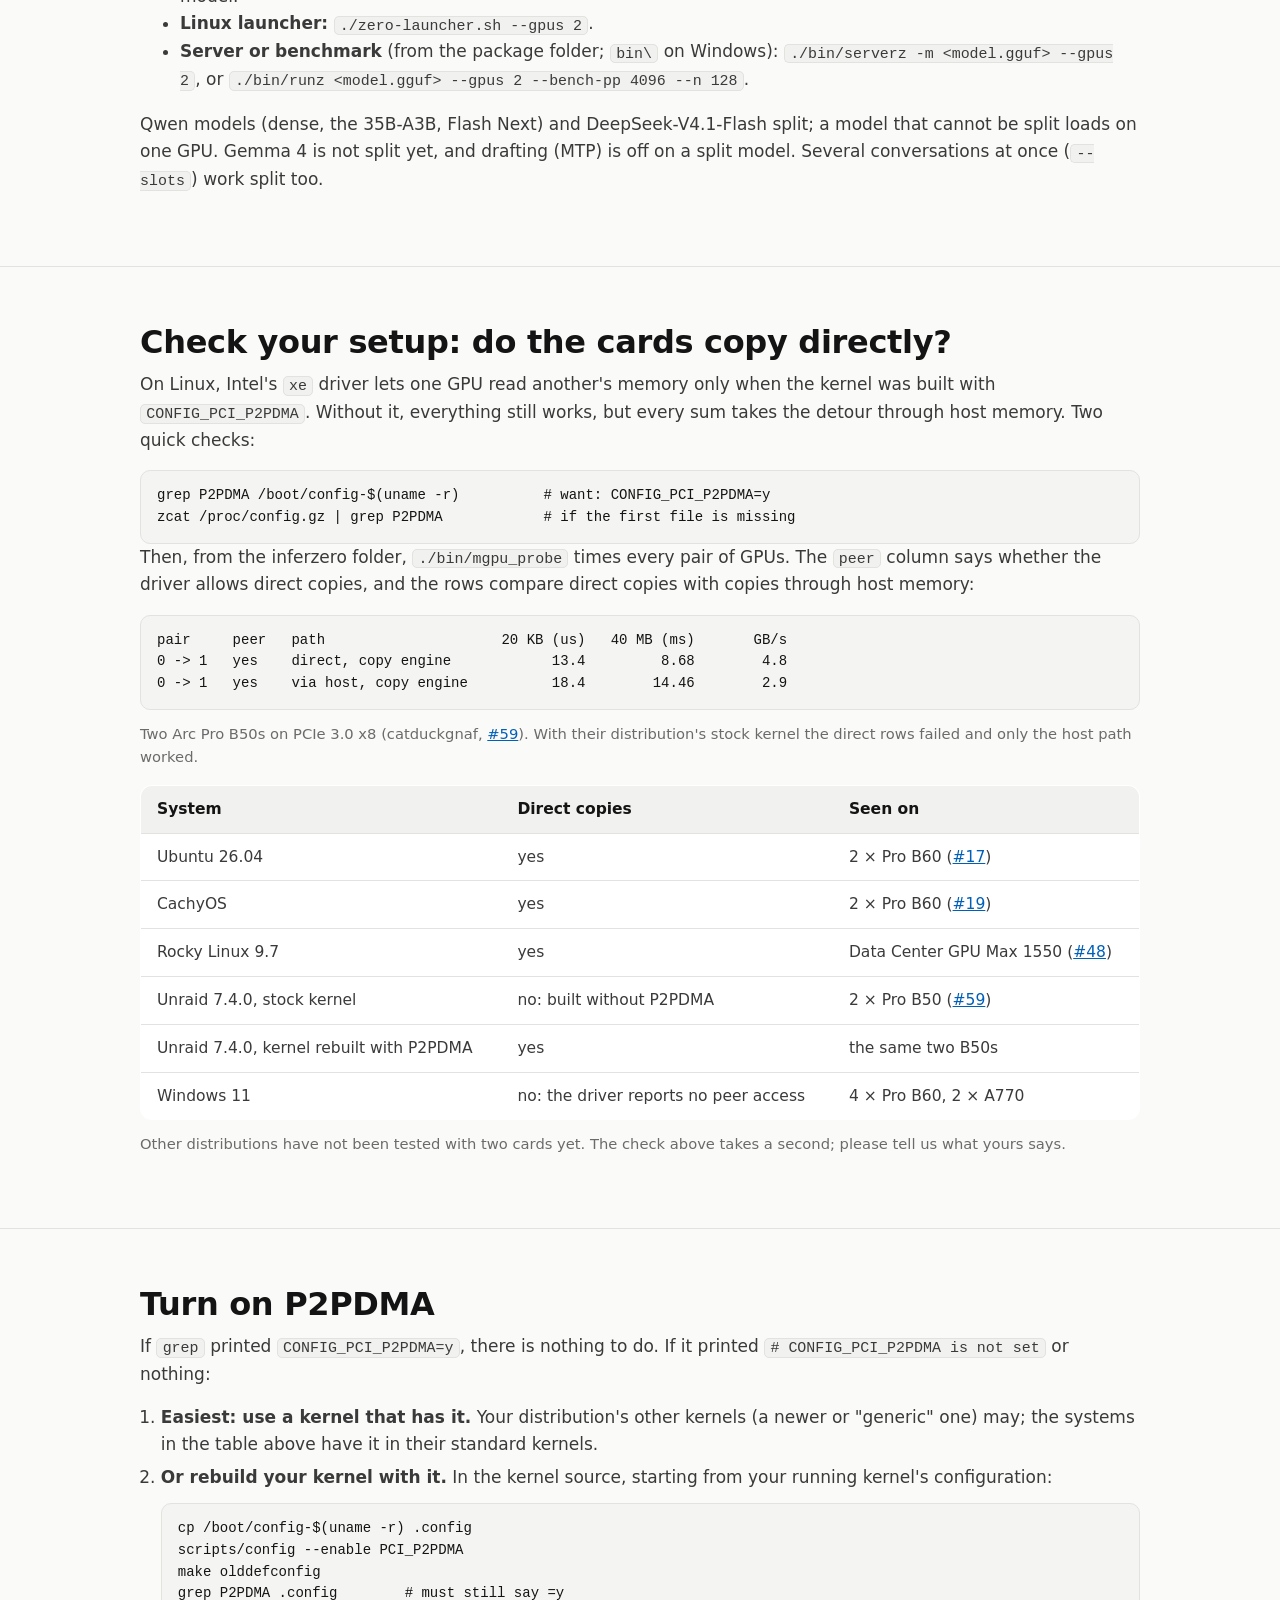
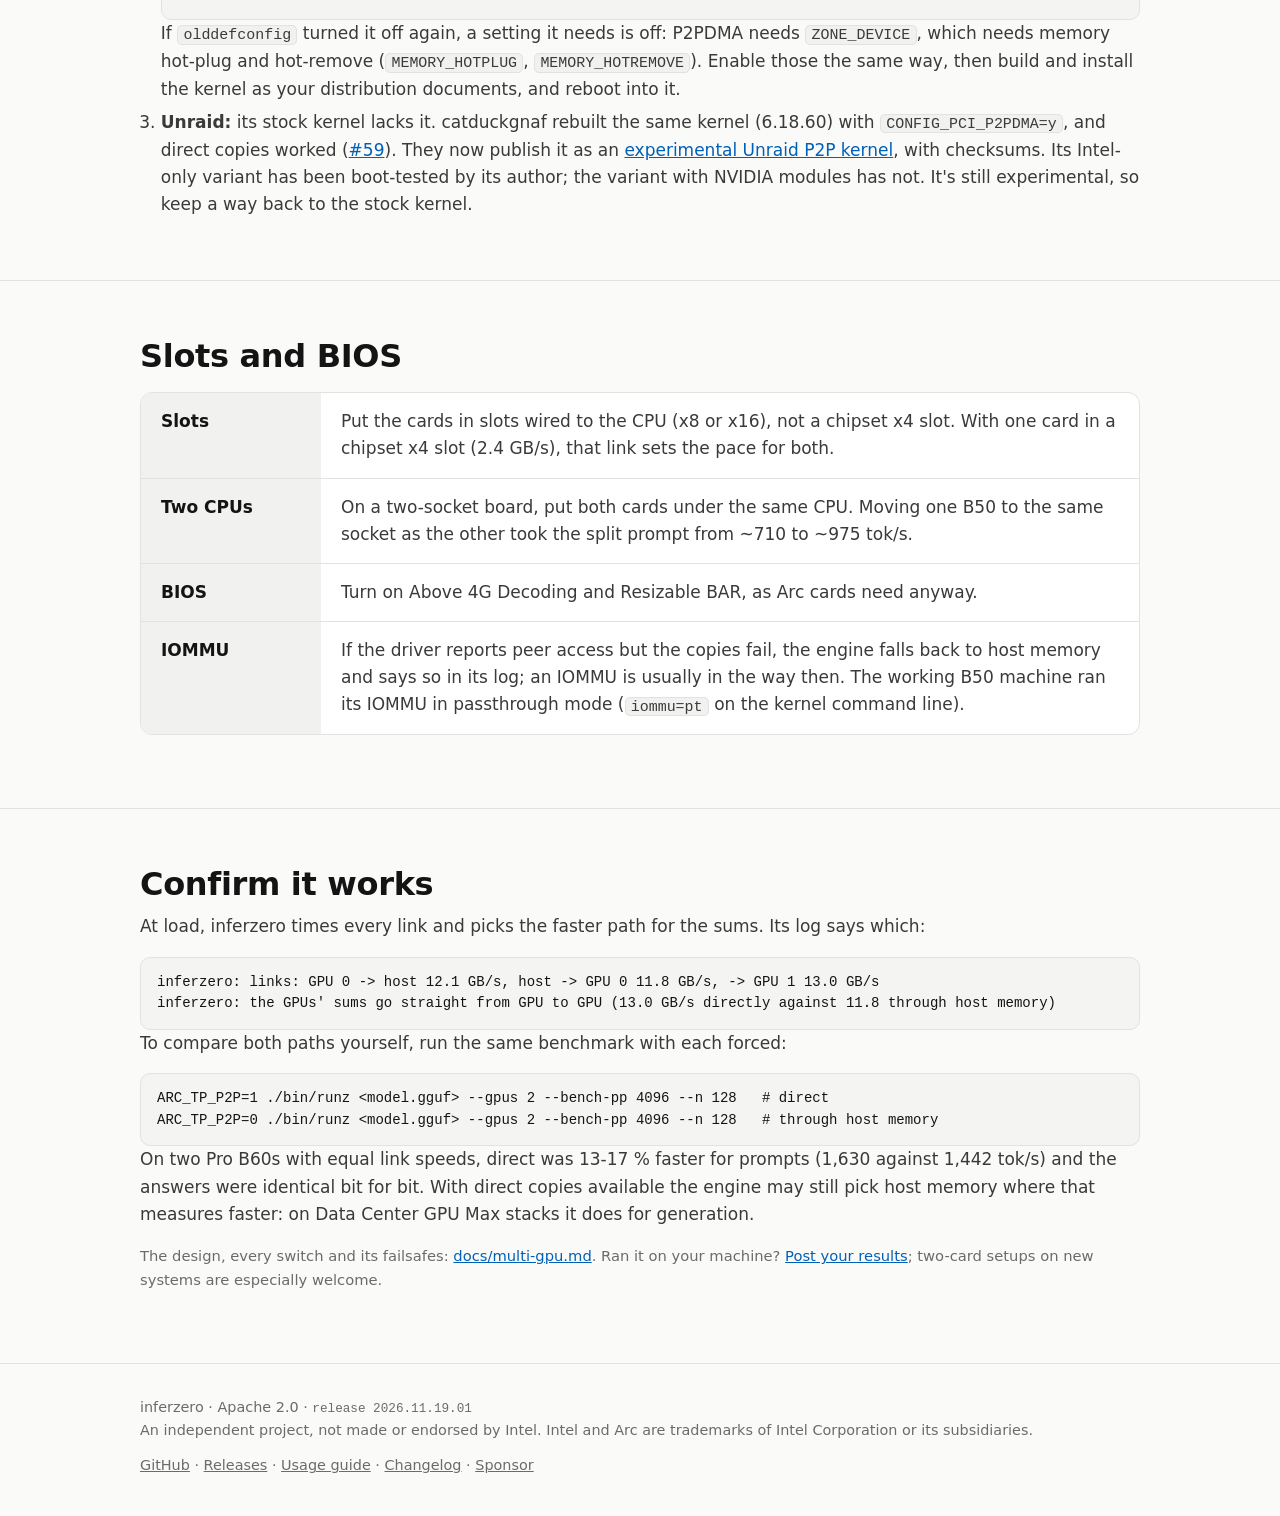
<file: site/multi-gpu.html>
<!doctype html>
<html lang="en">
<head>
<meta charset="utf-8">
<meta name="viewport" content="width=device-width, initial-scale=1">
<title>inferzero on several GPUs: when it helps, and direct copies on Linux (P2PDMA)</title>
<meta name="description" content="How to split one model over several Intel Arc GPUs with inferzero, when it is faster, and how to turn on direct GPU-to-GPU copies (P2PDMA) on Linux for the best speed.">
<meta name="color-scheme" content="light">
<meta property="og:title" content="inferzero: free, open-source AI on your Intel PC">
<meta property="og:description" content="Run Qwen, Gemma 4 and DeepSeek-V4.1-Flash on Intel Core Ultra graphics and Arc cards. Free, open source, no cloud.">
<meta property="og:type" content="website">
<meta property="og:image" content="https://rizagp.github.io/inferzero/banner.png">
<meta property="og:image:width" content="2560">
<meta property="og:image:height" content="1440">
<meta name="twitter:card" content="summary_large_image">
<link rel="icon" href="icon.svg" type="image/svg+xml">
<link rel="apple-touch-icon" href="icon.png">
<link rel="stylesheet" href="style.css">
</head>
<body>
<a class="skip" href="#main">Skip to the content</a>

<header>
  <div class="wrap">
    <a class="brand" href="index.html" aria-label="inferzero, home page"><svg class="mark" width="26" height="26" viewBox="0 0 64 64" aria-hidden="true"><rect class="l" x="1.5" y="1.5" width="13" height="13" rx="3"/><rect class="l" x="17.5" y="1.5" width="13" height="13" rx="3"/><rect class="l" x="33.5" y="1.5" width="13" height="13" rx="3"/><rect class="l" x="49.5" y="1.5" width="13" height="13" rx="3"/><rect class="d" x="1.5" y="17.5" width="13" height="13" rx="3"/><rect class="d" x="17.5" y="17.5" width="13" height="13" rx="3"/><rect class="l" x="33.5" y="17.5" width="13" height="13" rx="3"/><rect class="d" x="49.5" y="17.5" width="13" height="13" rx="3"/><rect class="d" x="1.5" y="33.5" width="13" height="13" rx="3"/><rect class="l" x="17.5" y="33.5" width="13" height="13" rx="3"/><rect class="d" x="33.5" y="33.5" width="13" height="13" rx="3"/><rect class="d" x="49.5" y="33.5" width="13" height="13" rx="3"/><rect class="l" x="1.5" y="49.5" width="13" height="13" rx="3"/><rect class="l" x="17.5" y="49.5" width="13" height="13" rx="3"/><rect class="l" x="33.5" y="49.5" width="13" height="13" rx="3"/><rect class="l" x="49.5" y="49.5" width="13" height="13" rx="3"/></svg>inferzero</a>
    <nav aria-label="Main">
      <a href="install.html">Install</a>
      <a href="results.html">Results</a>
      <a href="multi-gpu.html" aria-current="page">Several GPUs</a>
      <a href="help.html">Help out</a>
    </nav>
    <div class="hdr-right">
      <a class="gh" href="https://github.com/sponsors/rizagp">Sponsor</a>
      <a class="gh" href="https://github.com/rizagp/inferzero">GitHub</a>
      <a class="btn p sm" href="https://github.com/rizagp/inferzero/releases/latest">Download</a>
    </div>
  </div>
</header>

<main id="main">

<div class="wrap hero small" id="top">
  <h1>Several GPUs</h1>
  <p class="lead">inferzero can split one model over 2 to 4 Intel GPUs. Each card holds part of every layer, and the cards add their results together after each layer. This page says when that is worth it, how to start it, and how to make the cards talk to each other directly on Linux, which is where most of the speed comes from.</p>
  <nav class="jump" aria-label="On this page">
    <a href="#when">When it helps</a><a href="#run">How to run it</a><a href="#check">Check your setup</a><a href="#p2pdma">Turn on P2PDMA</a><a href="#hardware">Slots and BIOS</a><a href="#verify">Confirm it works</a>
  </nav>
</div>

<section id="when">
  <div class="wrap">
    <h2>When it helps</h2>
    <p>Generation is limited by how fast weights are read from memory. Split over two cards, each reads half, so one conversation writes faster. The cost: after every layer the cards must add up their results, and how fast they can do that decides whether the split pays.</p>
    <div class="tbl"><table>
      <thead><tr><th>Setup</th><th class="n">1 card</th><th class="n">2 cards</th><th>What decides it</th></tr></thead>
      <tbody>
        <tr><td>2 × Arc Pro B60, Linux <small>Qwen3.8 27B, generation (tg)</small></td><td class="n">23.7</td><td class="n">37.5</td><td>Linux: the cards can copy to each other directly</td></tr>
        <tr><td>2 × Arc Pro B60, Windows <small>Qwen3.8 27B, tg</small></td><td class="n">24.1</td><td class="n">37.7</td><td>Windows, the sums through host memory: still faster on B60s (54.1 on four)</td></tr>
        <tr><td>2 × Arc A770, Windows <small>Qwen3.8 27B, tg</small></td><td class="n">21.2</td><td class="n">16.2</td><td>Windows: every sum goes through host memory</td></tr>
        <tr><td>2 × Arc A770, Windows <small>Qwen3.6 35B-A3B, tg</small></td><td class="n">20.4</td><td class="n">28.3</td><td>the model does not fit one 16 GB card; on two, all of it does</td></tr>
        <tr><td>2 × Arc Pro B50, Linux <small>Qwen3.6 35B-A3B, tg</small></td><td class="n">46.8</td><td class="n">63-67</td><td>the same: the model fits only when split</td></tr>
      </tbody>
    </table></div>
    <p class="note">Tokens per second. tg = generation, how fast the answer is written; pp = prompt processing, how fast the prompt is read. Every number, with its release and who measured it: <a href="results.html">results</a>.</p>
    <div class="grid" style="margin-top:16px">
      <div class="card"><h3>Worth splitting</h3><p>A model that does not fit on one card. And on Linux with direct copies (below), a model that does fit, for faster answers.</p></div>
      <div class="card"><h3>Usually not</h3><p>On Windows with A-series cards, a model that fits one card: the drivers allow no direct copies between Arc cards, so the sums wait on host memory and two A770s can be slower than one (B60s still gain). And the prompt: it gains little from a second card yet.</p></div>
      <div class="card"><h3>A slow slot</h3><p>A card in a PCIe x4 slot (often a chipset slot) holds the pair back: one such setup read prompts at half of one card's speed. The split by layers (<code>--split layer</code>) needs far less traffic and does better there (2,075 against 1,149 tok/s on that pair).</p></div>
    </div>
  </div>
</section>

<section id="run">
  <div class="wrap">
    <h2>How to run it</h2>
    <ul>
      <li><b>Windows launcher:</b> in the advanced options, set <b>GPUs (one model split)</b> to 2, 3 or 4 before starting the model.</li>
      <li><b>Linux launcher:</b> <code>./zero-launcher.sh --gpus 2</code>.</li>
      <li><b>Server or benchmark</b> (from the package folder; <code>bin\</code> on Windows): <code>./bin/serverz -m &lt;model.gguf&gt; --gpus 2</code>, or <code>./bin/runz &lt;model.gguf&gt; --gpus 2 --bench-pp 4096 --n 128</code>.</li>
    </ul>
    <p>Qwen models (dense, the 35B-A3B, Flash Next) and DeepSeek-V4.1-Flash split; a model that cannot be split loads on one GPU. Gemma 4 is not split yet, and drafting (MTP) is off on a split model. Several conversations at once (<code>--slots</code>) work split too.</p>
  </div>
</section>

<section id="check">
  <div class="wrap">
    <h2>Check your setup: do the cards copy directly?</h2>
    <p>On Linux, Intel's <code>xe</code> driver lets one GPU read another's memory only when the kernel was built with <code>CONFIG_PCI_P2PDMA</code>. Without it, everything still works, but every sum takes the detour through host memory. Two quick checks:</p>
<pre>grep P2PDMA /boot/config-$(uname -r)          # want: CONFIG_PCI_P2PDMA=y
zcat /proc/config.gz | grep P2PDMA            # if the first file is missing</pre>
    <p>Then, from the inferzero folder, <code>./bin/mgpu_probe</code> times every pair of GPUs. The <code>peer</code> column says whether the driver allows direct copies, and the rows compare direct copies with copies through host memory:</p>
<pre>pair     peer   path                     20 KB (us)   40 MB (ms)       GB/s
0 -> 1   yes    direct, copy engine            13.4         8.68        4.8
0 -> 1   yes    via host, copy engine          18.4        14.46        2.9</pre>
    <p class="note">Two Arc Pro B50s on PCIe 3.0 x8 (catduckgnaf, <a href="https://github.com/rizagp/inferzero/issues/59">#59</a>). With their distribution's stock kernel the direct rows failed and only the host path worked.</p>
    <div class="tbl"><table>
      <thead><tr><th>System</th><th>Direct copies</th><th>Seen on</th></tr></thead>
      <tbody>
        <tr><td>Ubuntu 26.04</td><td>yes</td><td>2 × Pro B60 (<a href="https://github.com/rizagp/inferzero/issues/17">#17</a>)</td></tr>
        <tr><td>CachyOS</td><td>yes</td><td>2 × Pro B60 (<a href="https://github.com/rizagp/inferzero/issues/19">#19</a>)</td></tr>
        <tr><td>Rocky Linux 9.7</td><td>yes</td><td>Data Center GPU Max 1550 (<a href="https://github.com/rizagp/inferzero/issues/48">#48</a>)</td></tr>
        <tr><td>Unraid 7.4.0, stock kernel</td><td>no: built without P2PDMA</td><td>2 × Pro B50 (<a href="https://github.com/rizagp/inferzero/issues/59">#59</a>)</td></tr>
        <tr><td>Unraid 7.4.0, kernel rebuilt with P2PDMA</td><td>yes</td><td>the same two B50s</td></tr>
        <tr><td>Windows 11</td><td>no: the driver reports no peer access</td><td>4 × Pro B60, 2 × A770</td></tr>
      </tbody>
    </table></div>
    <p class="note">Other distributions have not been tested with two cards yet. The check above takes a second; please tell us what yours says.</p>
  </div>
</section>

<section id="p2pdma">
  <div class="wrap">
    <h2>Turn on P2PDMA</h2>
    <p>If <code>grep</code> printed <code>CONFIG_PCI_P2PDMA=y</code>, there is nothing to do. If it printed <code># CONFIG_PCI_P2PDMA is not set</code> or nothing:</p>
    <ol class="go">
      <li><b>Easiest: use a kernel that has it.</b> Your distribution's other kernels (a newer or "generic" one) may; the systems in the table above have it in their standard kernels.</li>
      <li><b>Or rebuild your kernel with it.</b> In the kernel source, starting from your running kernel's configuration:
<pre>cp /boot/config-$(uname -r) .config
scripts/config --enable PCI_P2PDMA
make olddefconfig
grep P2PDMA .config        # must still say =y</pre>
        If <code>olddefconfig</code> turned it off again, a setting it needs is off: P2PDMA needs <code>ZONE_DEVICE</code>, which needs memory hot-plug and hot-remove (<code>MEMORY_HOTPLUG</code>, <code>MEMORY_HOTREMOVE</code>). Enable those the same way, then build and install the kernel as your distribution documents, and reboot into it.</li>
      <li><b>Unraid:</b> its stock kernel lacks it. catduckgnaf rebuilt the same kernel (6.18.60) with <code>CONFIG_PCI_P2PDMA=y</code>, and direct copies worked (<a href="https://github.com/rizagp/inferzero/issues/59">#59</a>). They now publish it as an <a href="https://github.com/catduckgnaf/unraid-p2p-kernel/releases/tag/v1.0.0">experimental Unraid P2P kernel</a>, with checksums. Its Intel-only variant has been boot-tested by its author; the variant with NVIDIA modules has not. It's still experimental, so keep a way back to the stock kernel.</li>
    </ol>
  </div>
</section>

<section id="hardware">
  <div class="wrap">
    <h2>Slots and BIOS</h2>
    <dl class="need">
      <dt>Slots</dt>
      <dd>Put the cards in slots wired to the CPU (x8 or x16), not a chipset x4 slot. With one card in a chipset x4 slot (2.4 GB/s), that link sets the pace for both.</dd>
      <dt>Two CPUs</dt>
      <dd>On a two-socket board, put both cards under the same CPU. Moving one B50 to the same socket as the other took the split prompt from ~710 to ~975 tok/s.</dd>
      <dt>BIOS</dt>
      <dd>Turn on Above 4G Decoding and Resizable BAR, as Arc cards need anyway.</dd>
      <dt>IOMMU</dt>
      <dd>If the driver reports peer access but the copies fail, the engine falls back to host memory and says so in its log; an IOMMU is usually in the way then. The working B50 machine ran its IOMMU in passthrough mode (<code>iommu=pt</code> on the kernel command line).</dd>
    </dl>
  </div>
</section>

<section id="verify">
  <div class="wrap">
    <h2>Confirm it works</h2>
    <p>At load, inferzero times every link and picks the faster path for the sums. Its log says which:</p>
<pre>inferzero: links: GPU 0 -> host 12.1 GB/s, host -> GPU 0 11.8 GB/s, -> GPU 1 13.0 GB/s
inferzero: the GPUs' sums go straight from GPU to GPU (13.0 GB/s directly against 11.8 through host memory)</pre>
    <p>To compare both paths yourself, run the same benchmark with each forced:</p>
<pre>ARC_TP_P2P=1 ./bin/runz &lt;model.gguf&gt; --gpus 2 --bench-pp 4096 --n 128   # direct
ARC_TP_P2P=0 ./bin/runz &lt;model.gguf&gt; --gpus 2 --bench-pp 4096 --n 128   # through host memory</pre>
    <p>On two Pro B60s with equal link speeds, direct was 13-17 % faster for prompts (1,630 against 1,442 tok/s) and the answers were identical bit for bit. With direct copies available the engine may still pick host memory where that measures faster: on Data Center GPU Max stacks it does for generation.</p>
    <p class="note">The design, every switch and its failsafes: <a href="https://github.com/rizagp/inferzero/blob/main/docs/multi-gpu.md">docs/multi-gpu.md</a>. Ran it on your machine? <a href="https://github.com/rizagp/inferzero/issues/new?template=hardware-results.yml">Post your results</a>; two-card setups on new systems are especially welcome.</p>
  </div>
</section>

</main>



<footer>
  <div class="wrap">
    <div>inferzero · Apache 2.0 · <span class="mono">release 2026.11.19.01</span><br>An independent project, not made or endorsed by Intel. Intel and Arc are trademarks of Intel Corporation or its subsidiaries.</div>
    <div><a href="https://github.com/rizagp/inferzero">GitHub</a> · <a href="https://github.com/rizagp/inferzero/releases">Releases</a> · <a href="https://github.com/rizagp/inferzero/blob/main/USAGE.md">Usage guide</a> · <a href="https://github.com/rizagp/inferzero/blob/main/CHANGELOG.md">Changelog</a> · <a href="help.html#sponsor">Sponsor</a></div>
  </div>
</footer>
</body>
</html>
</file>
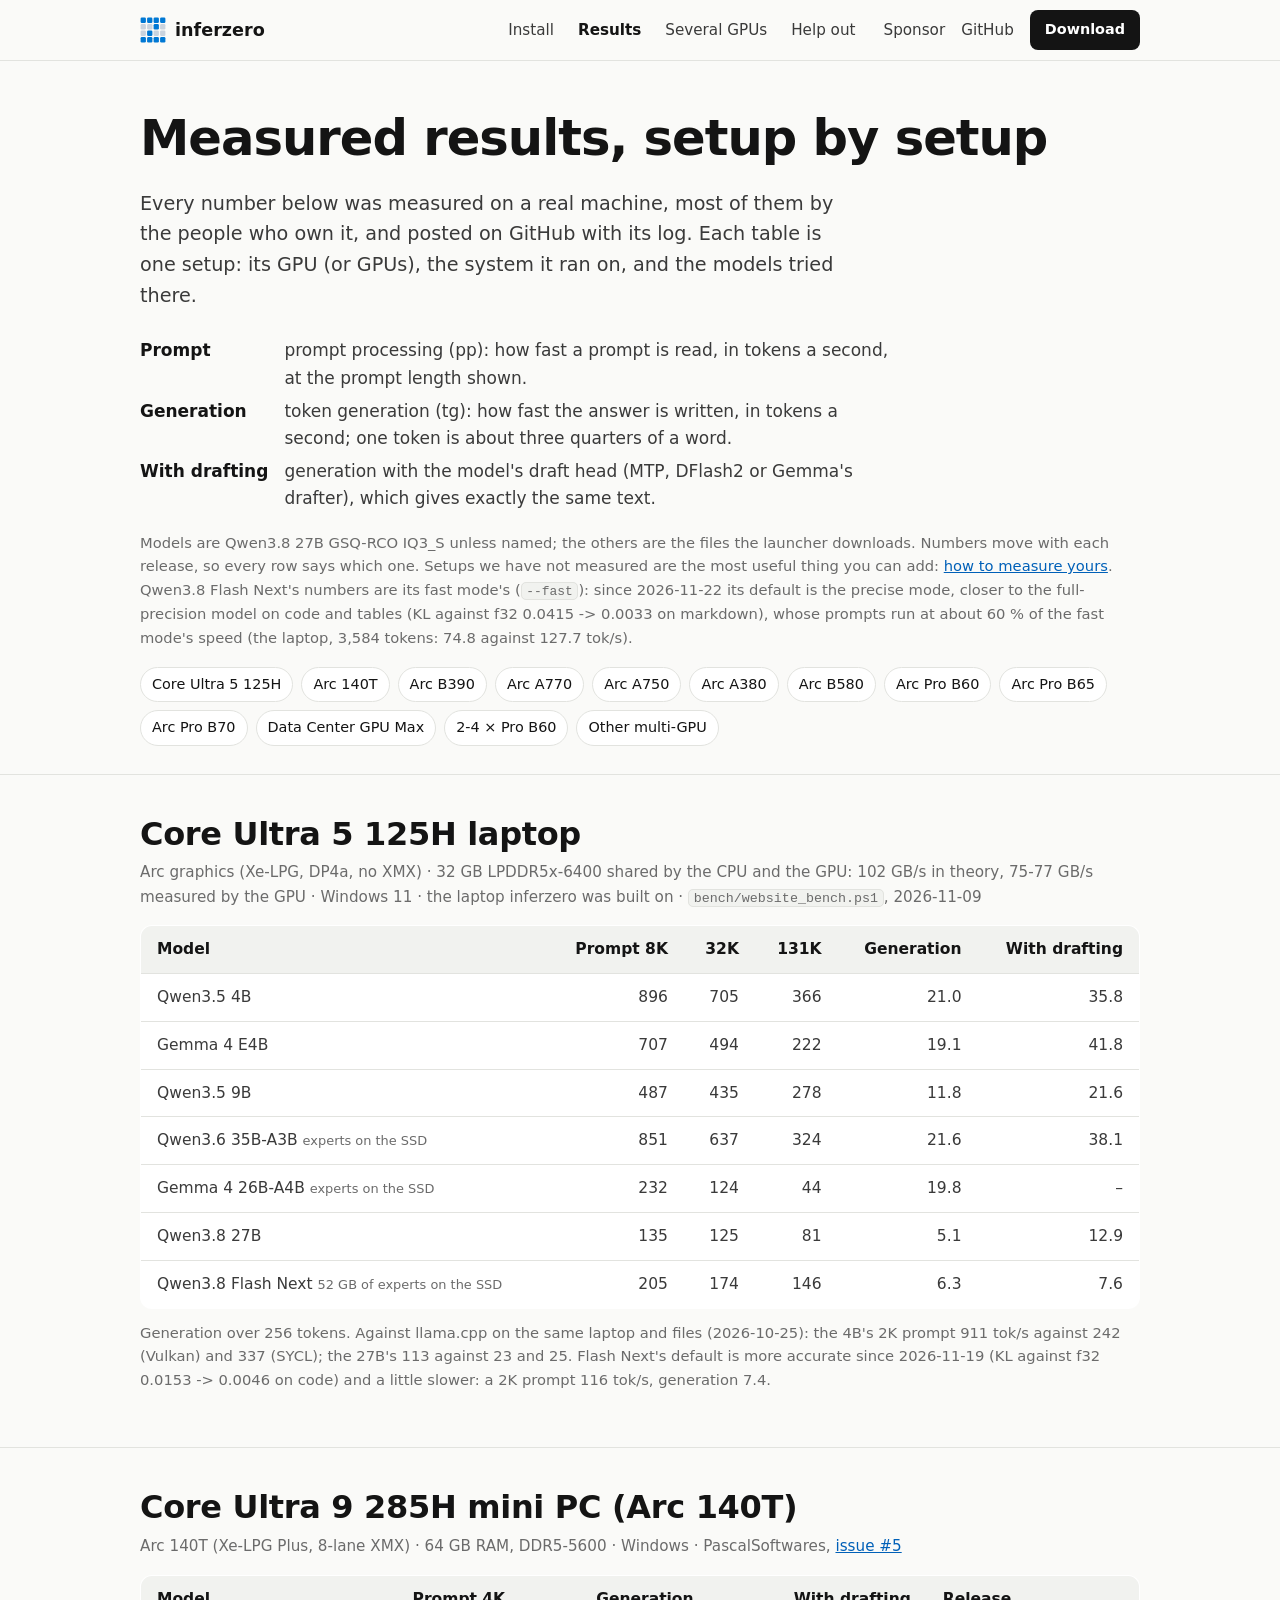
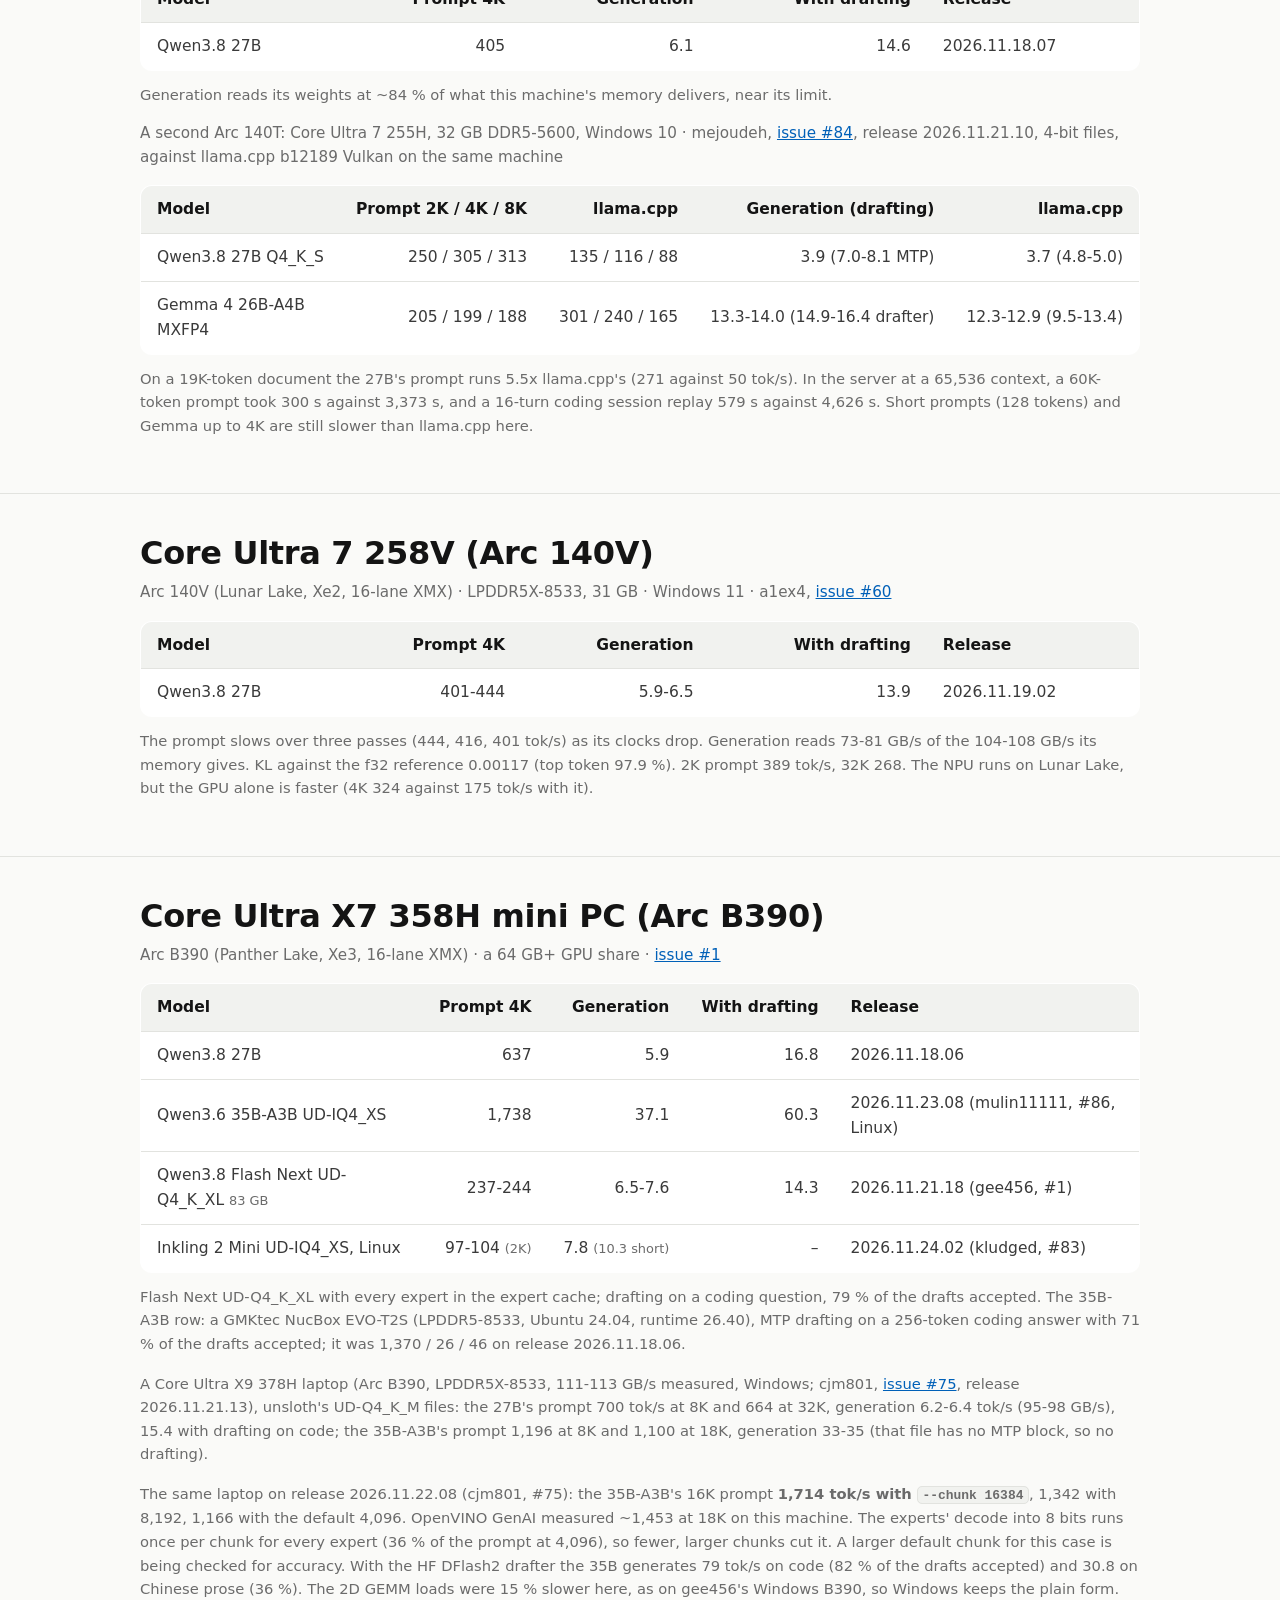
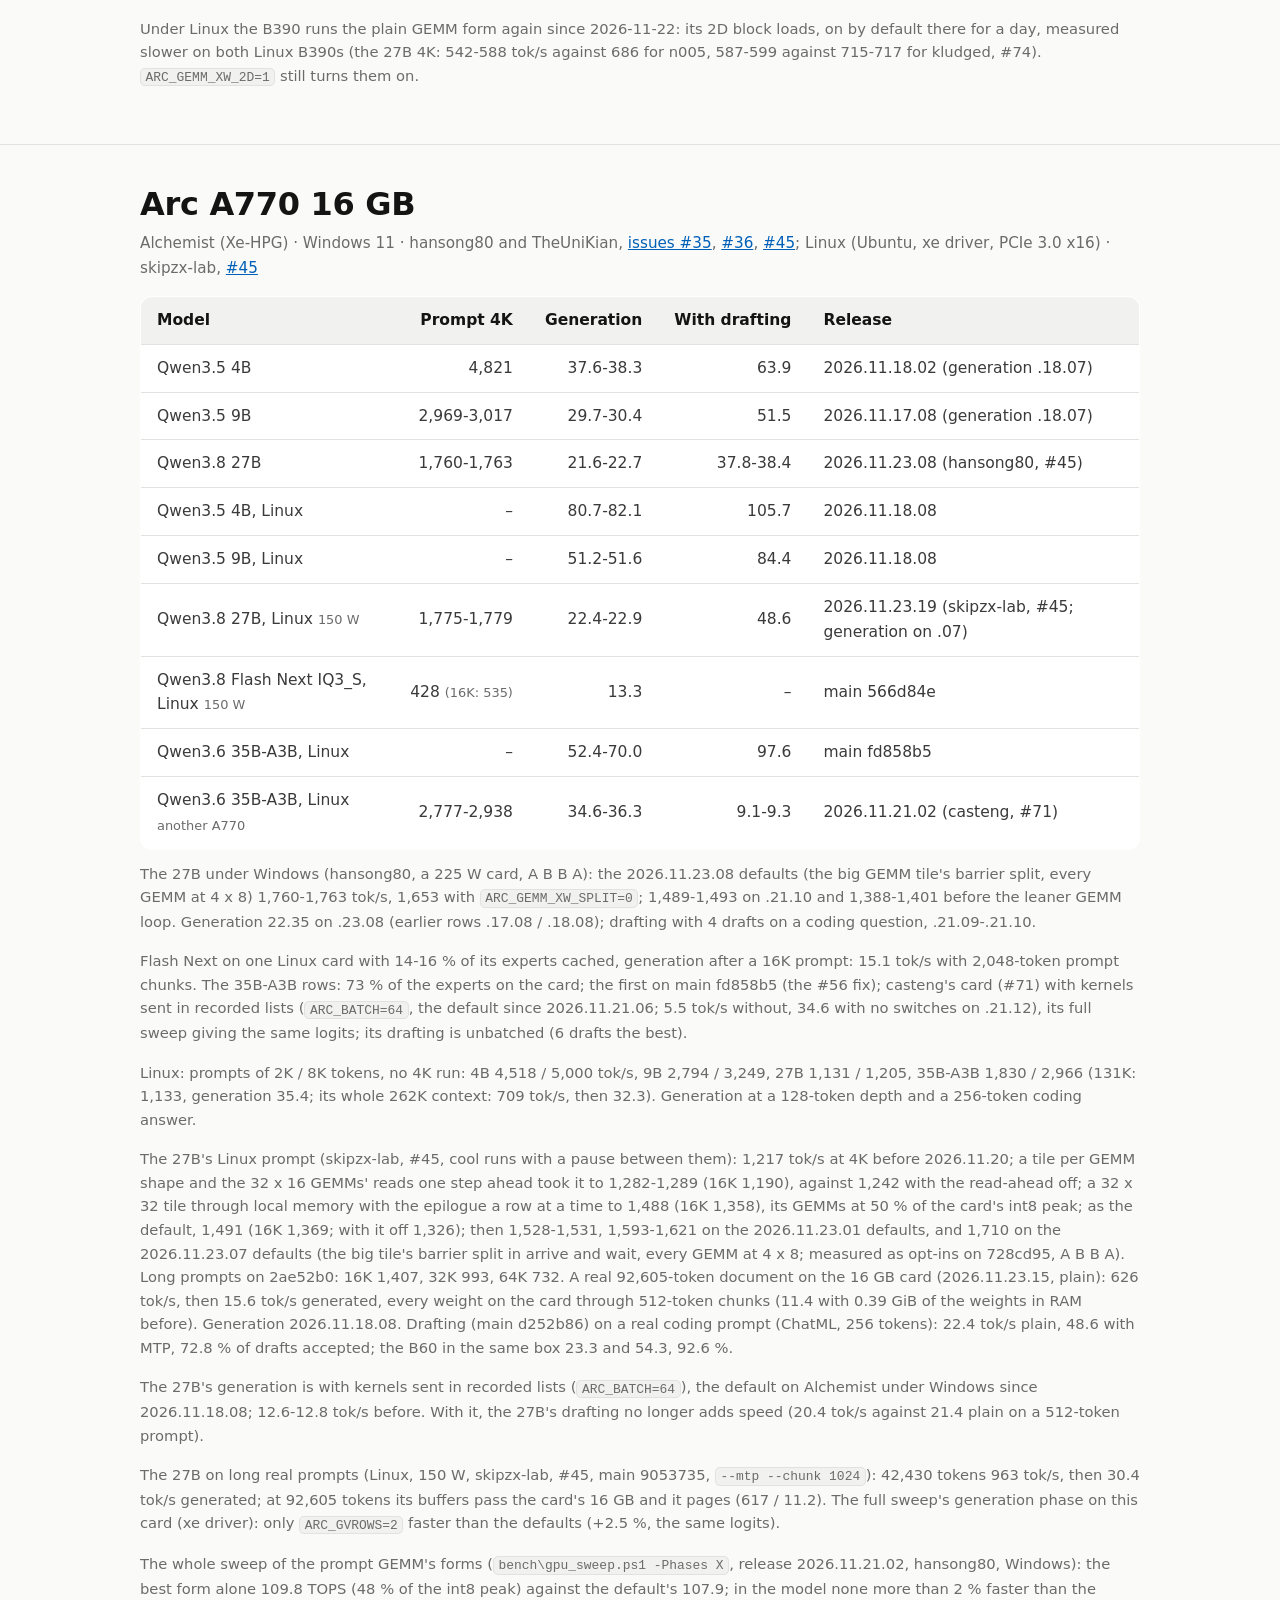
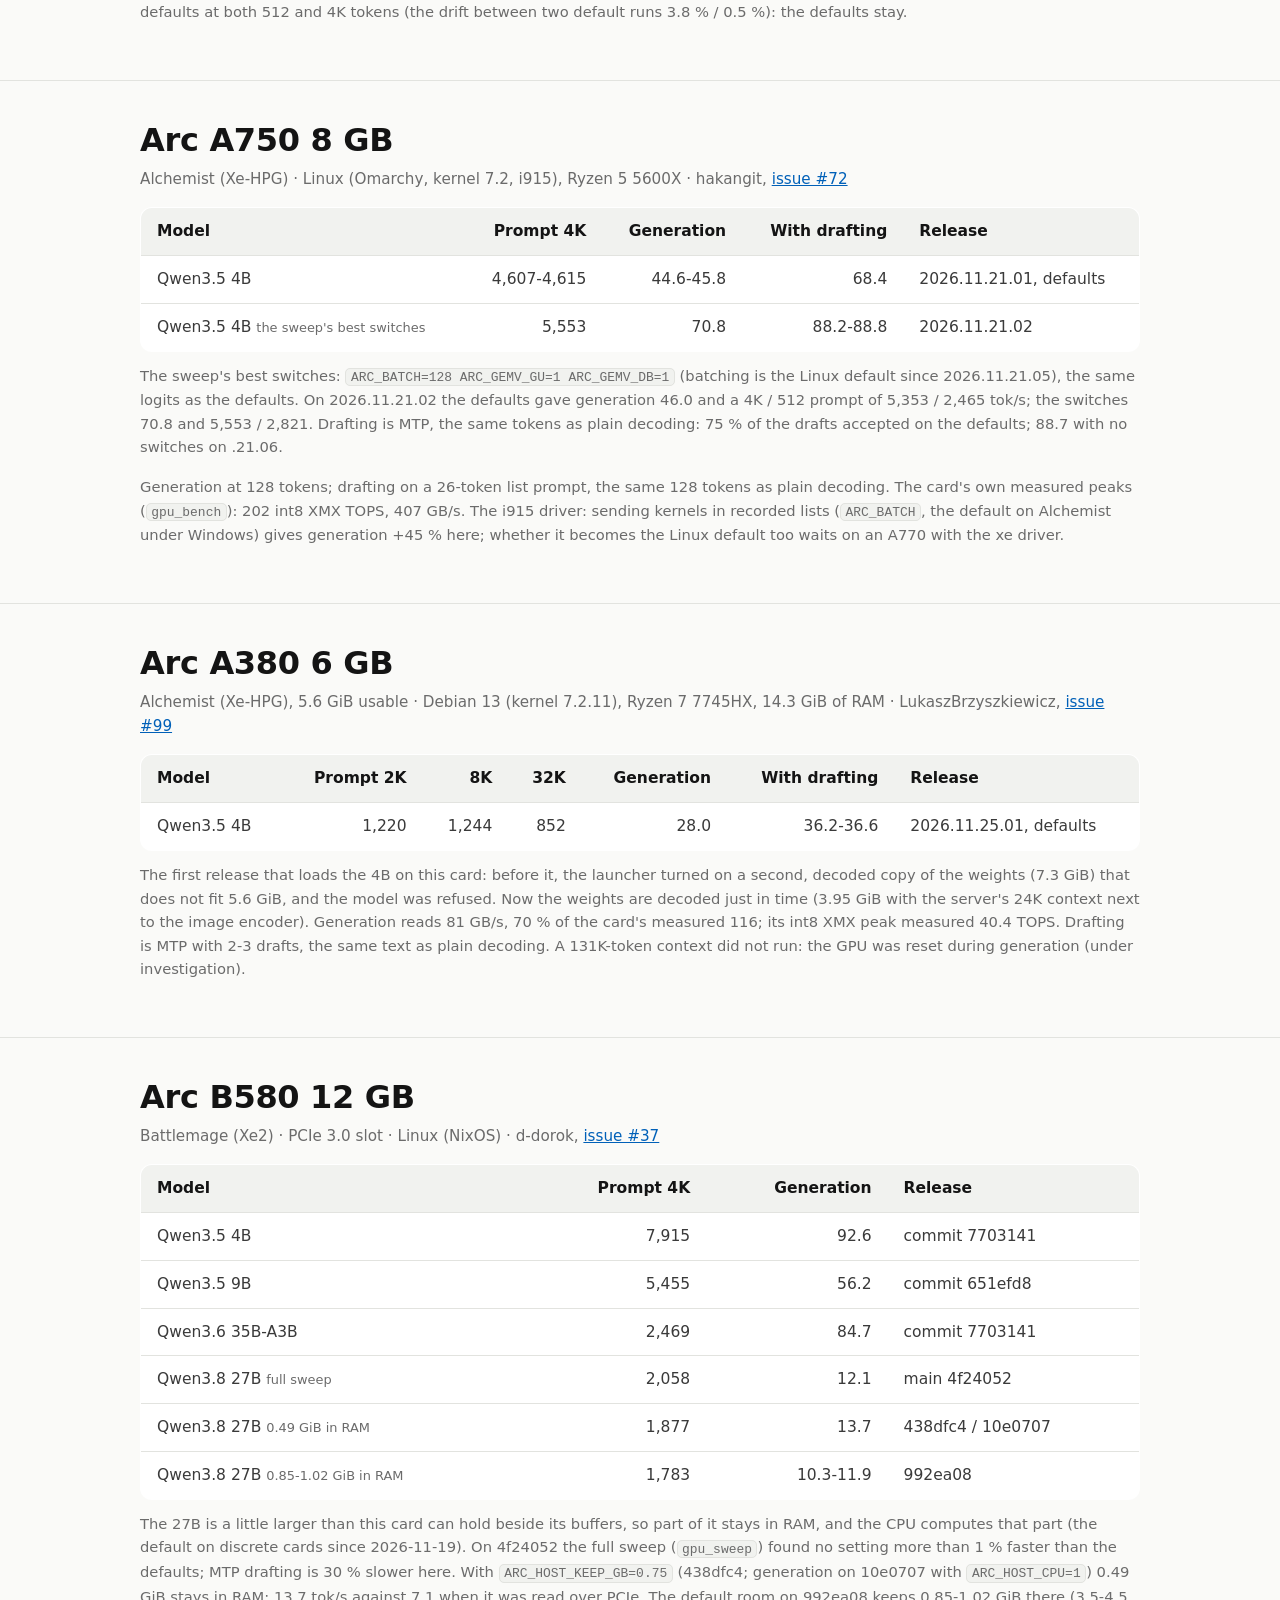
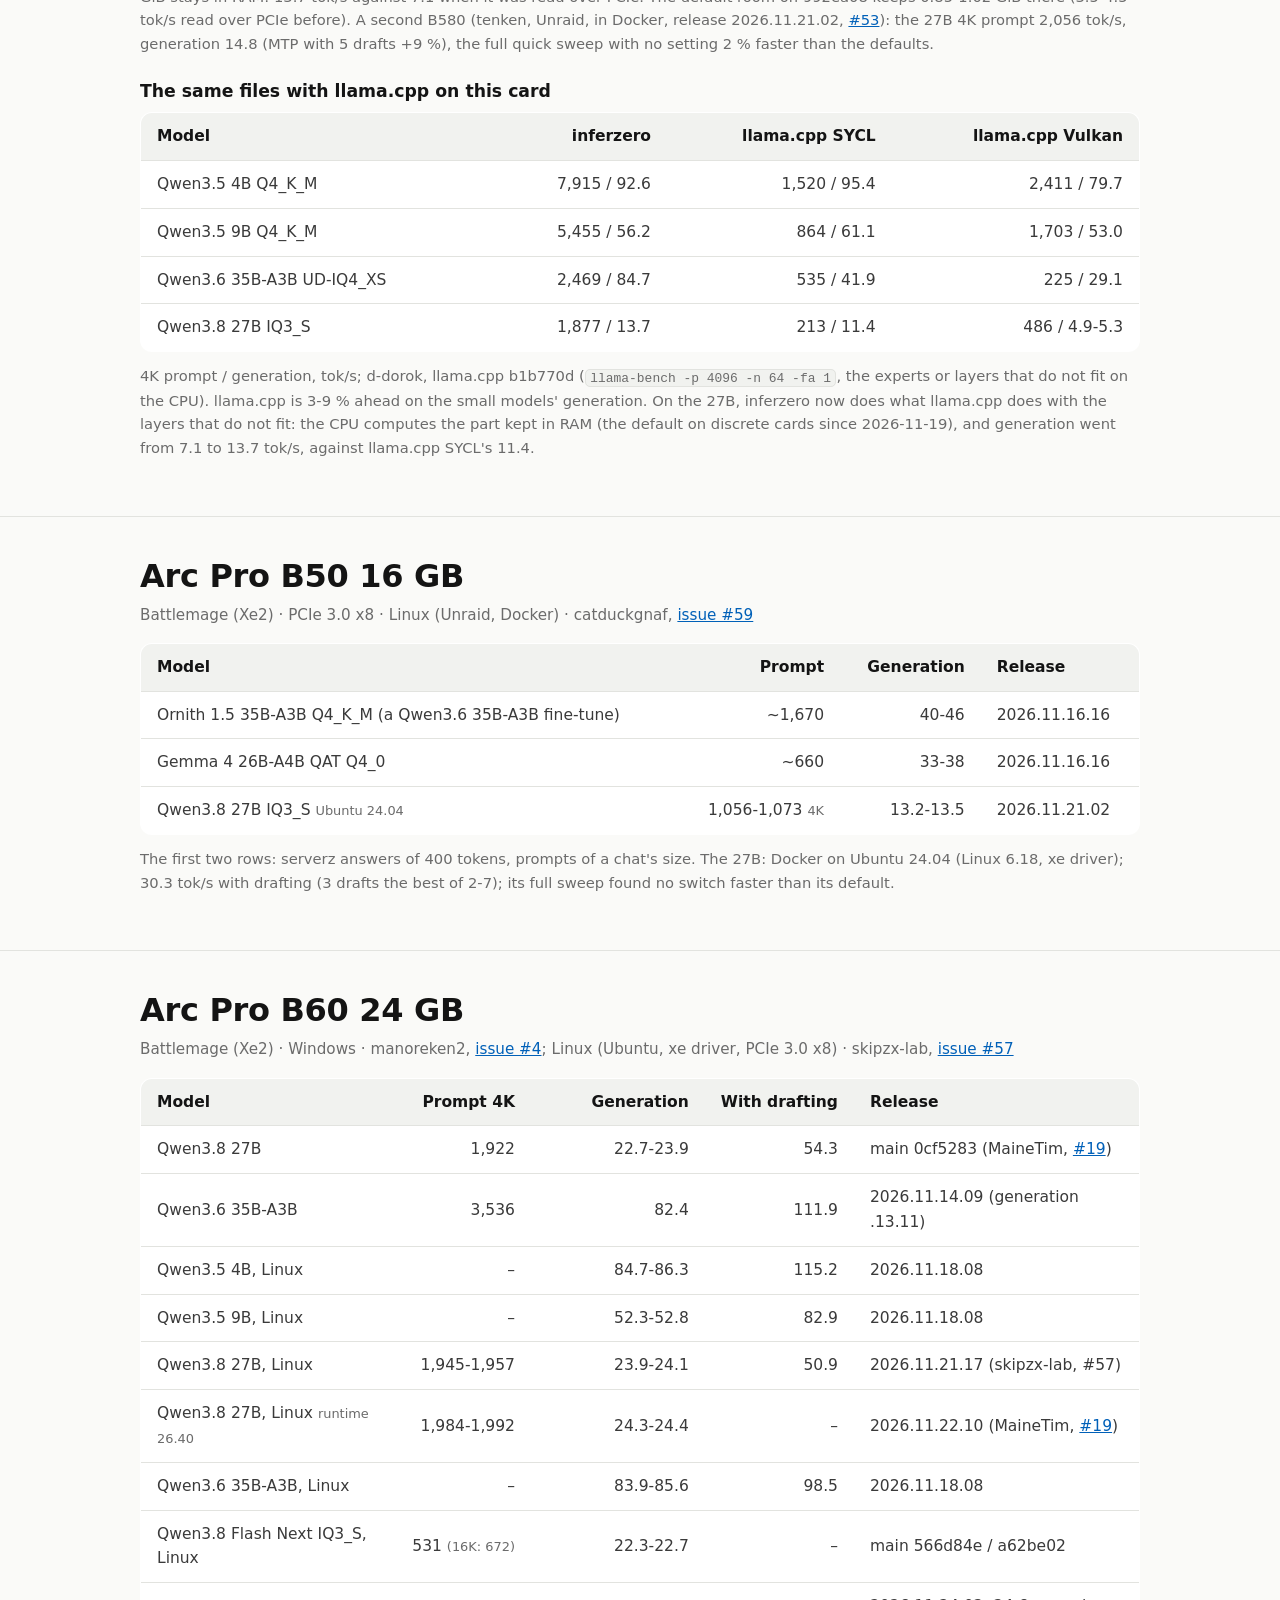
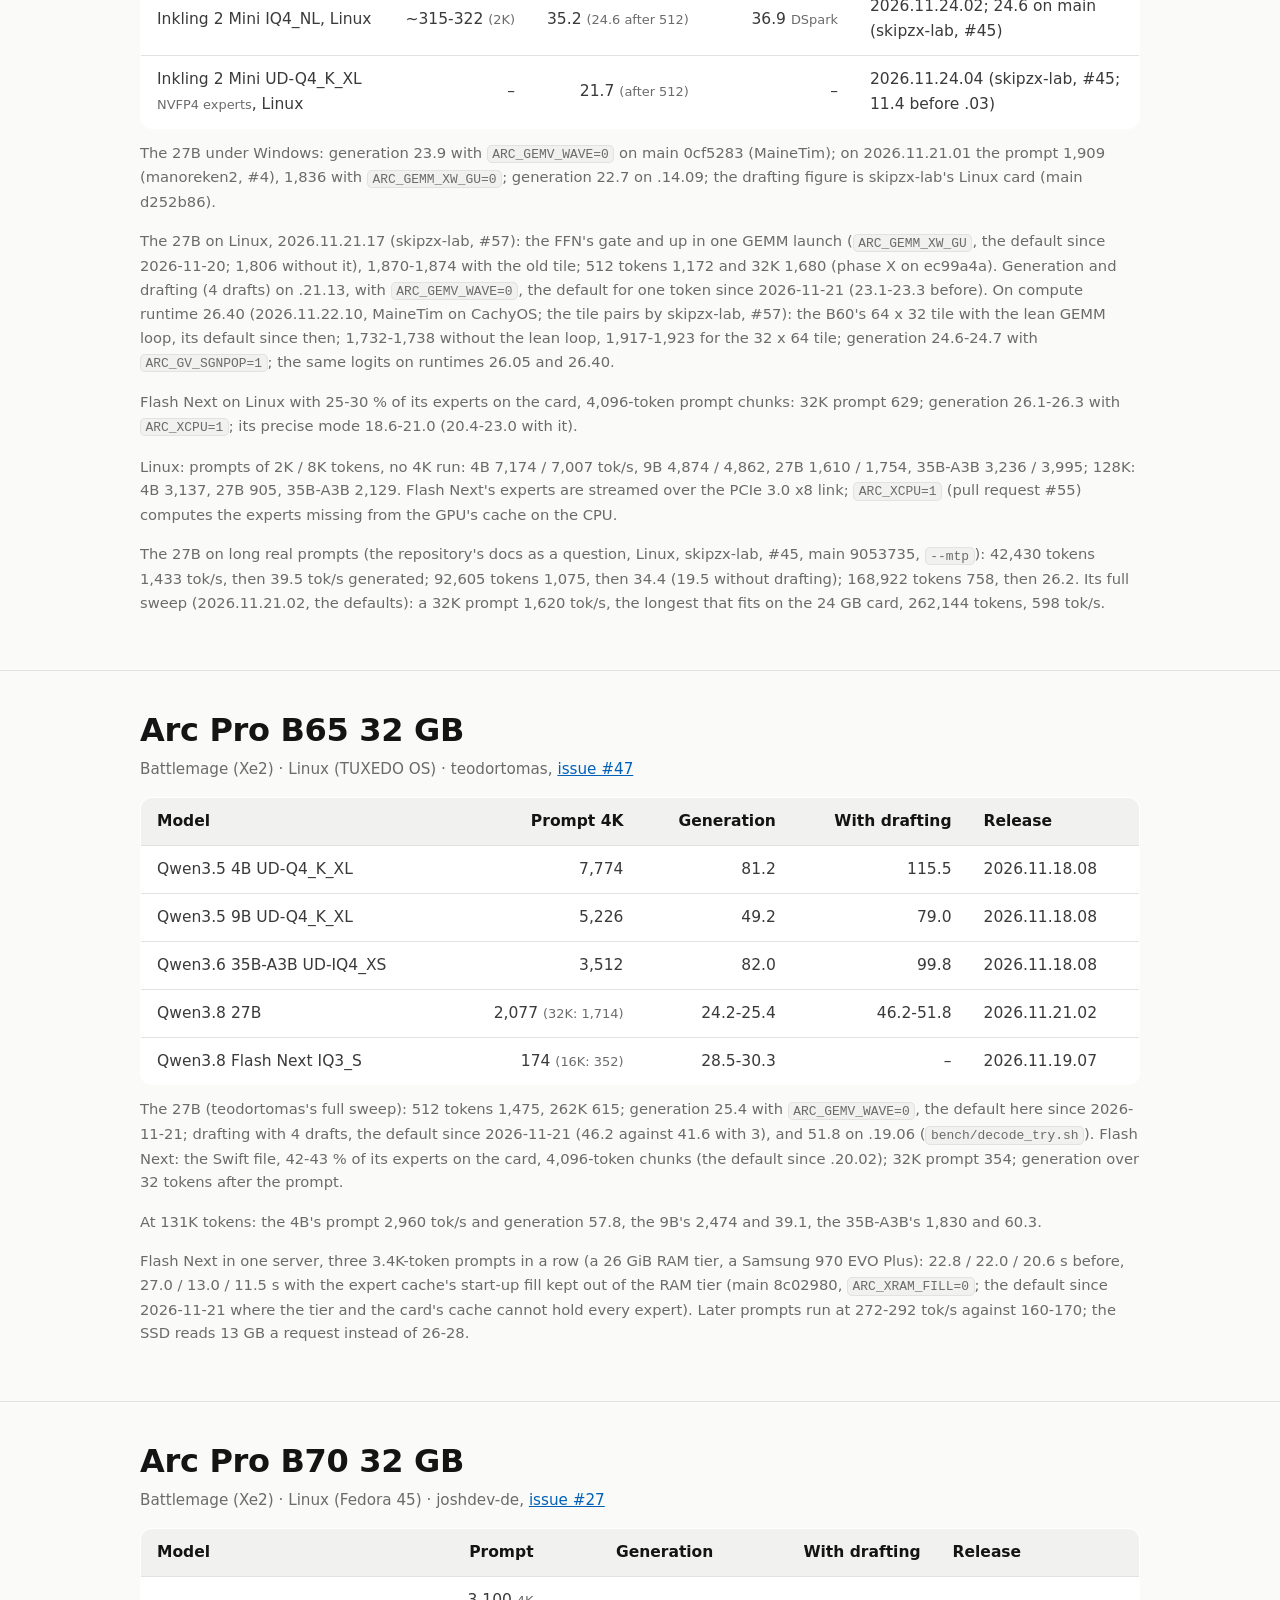
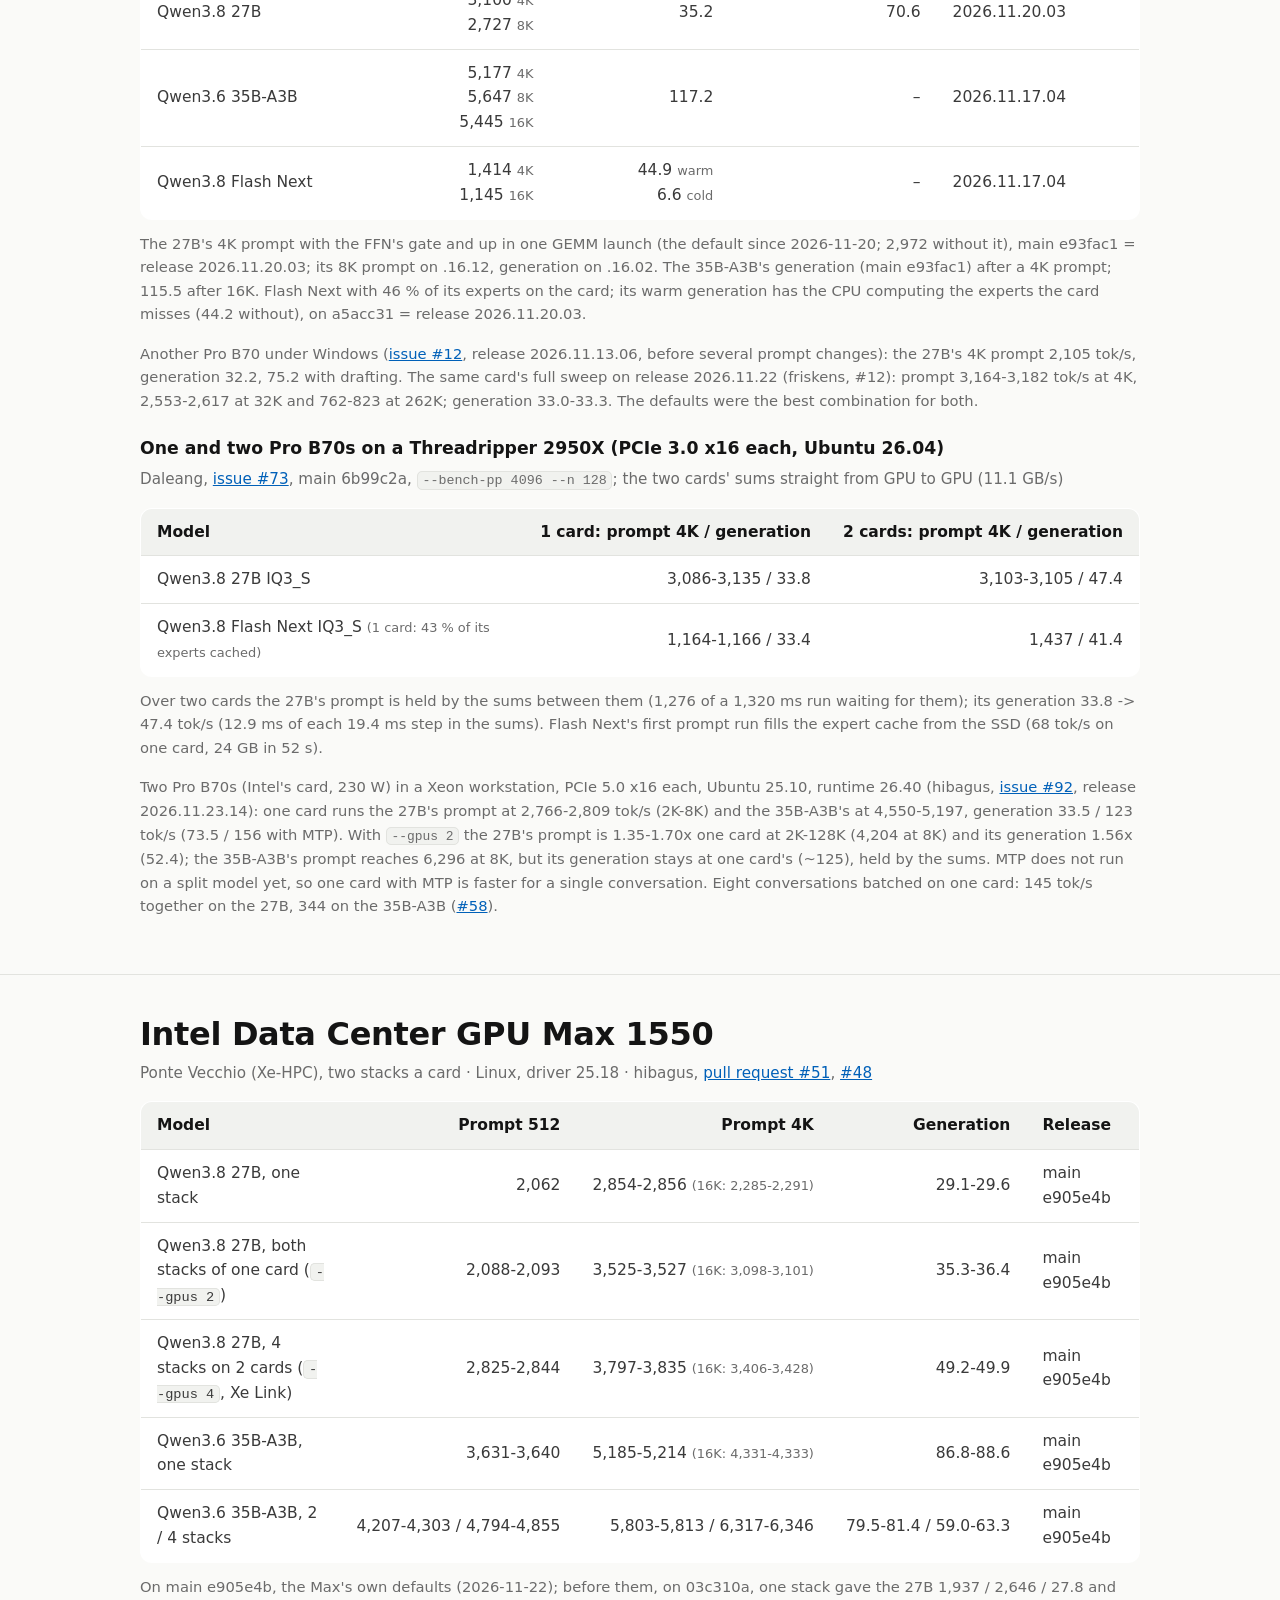
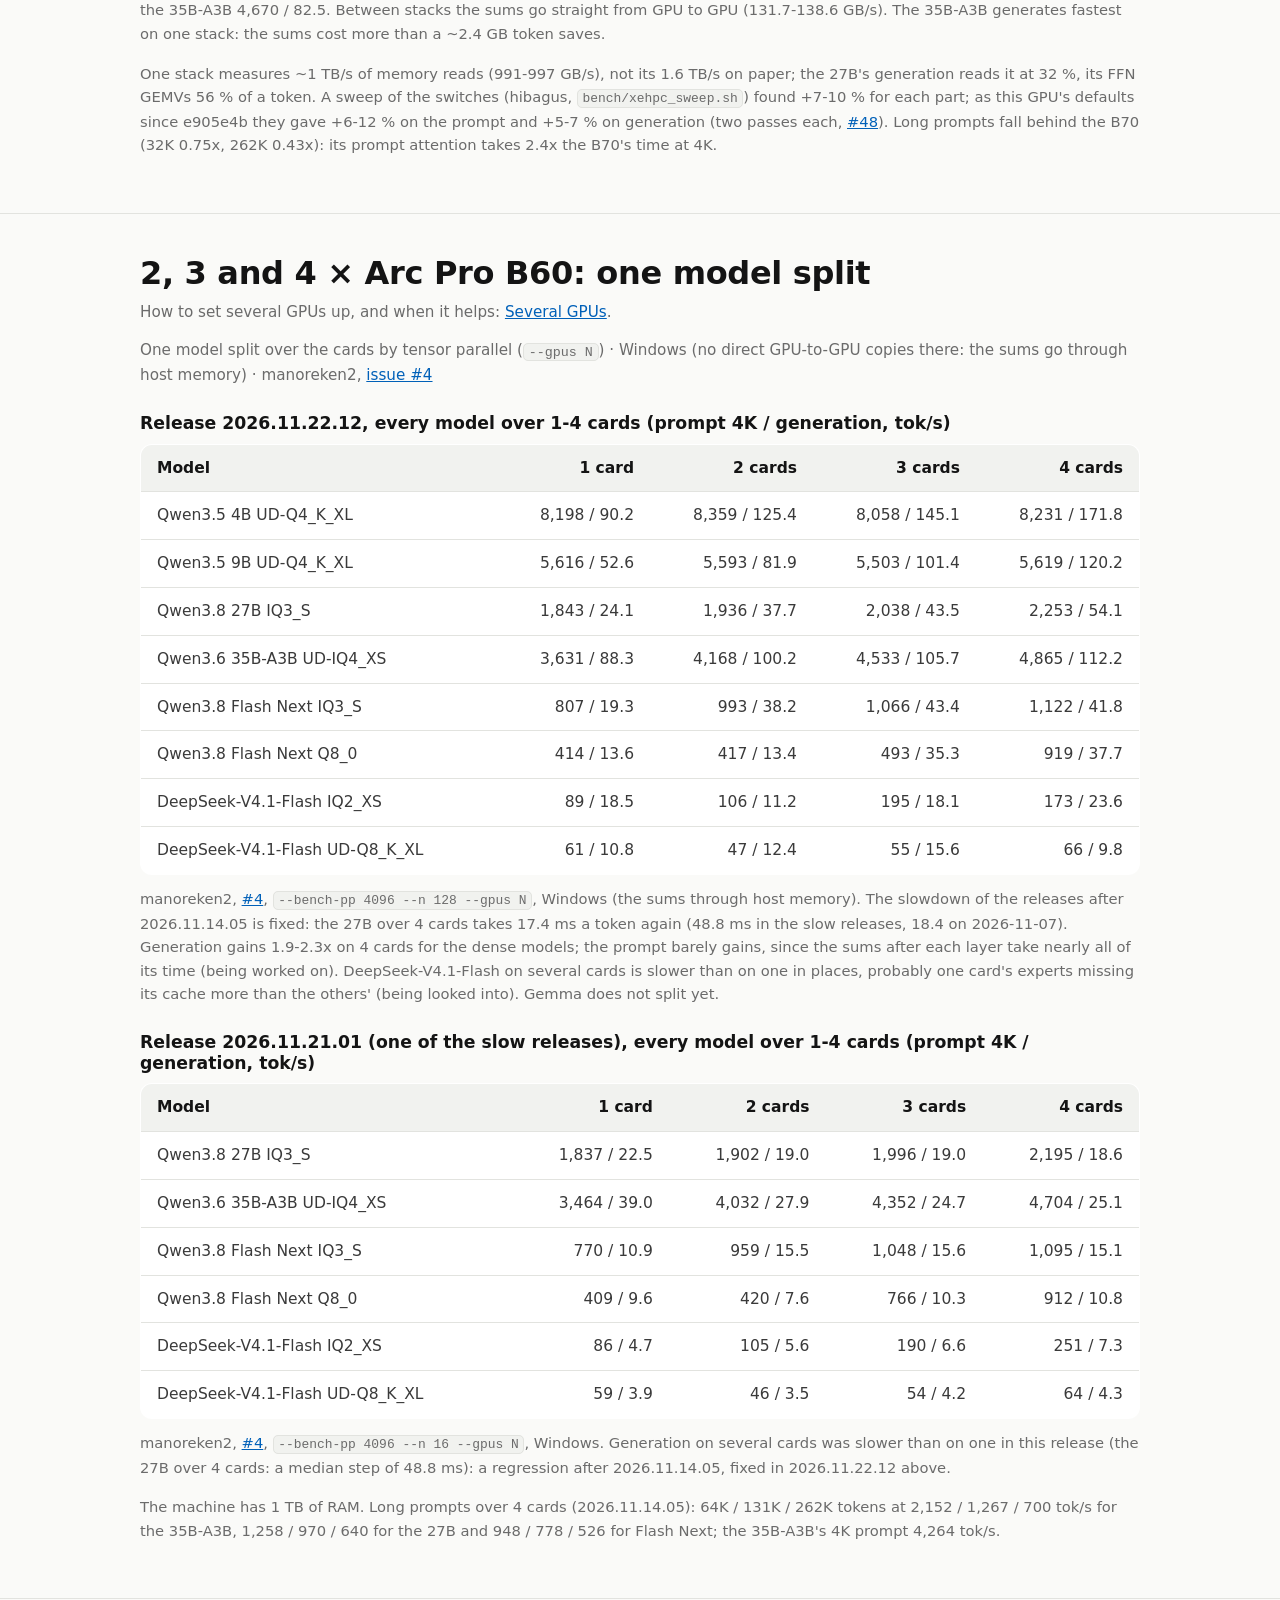
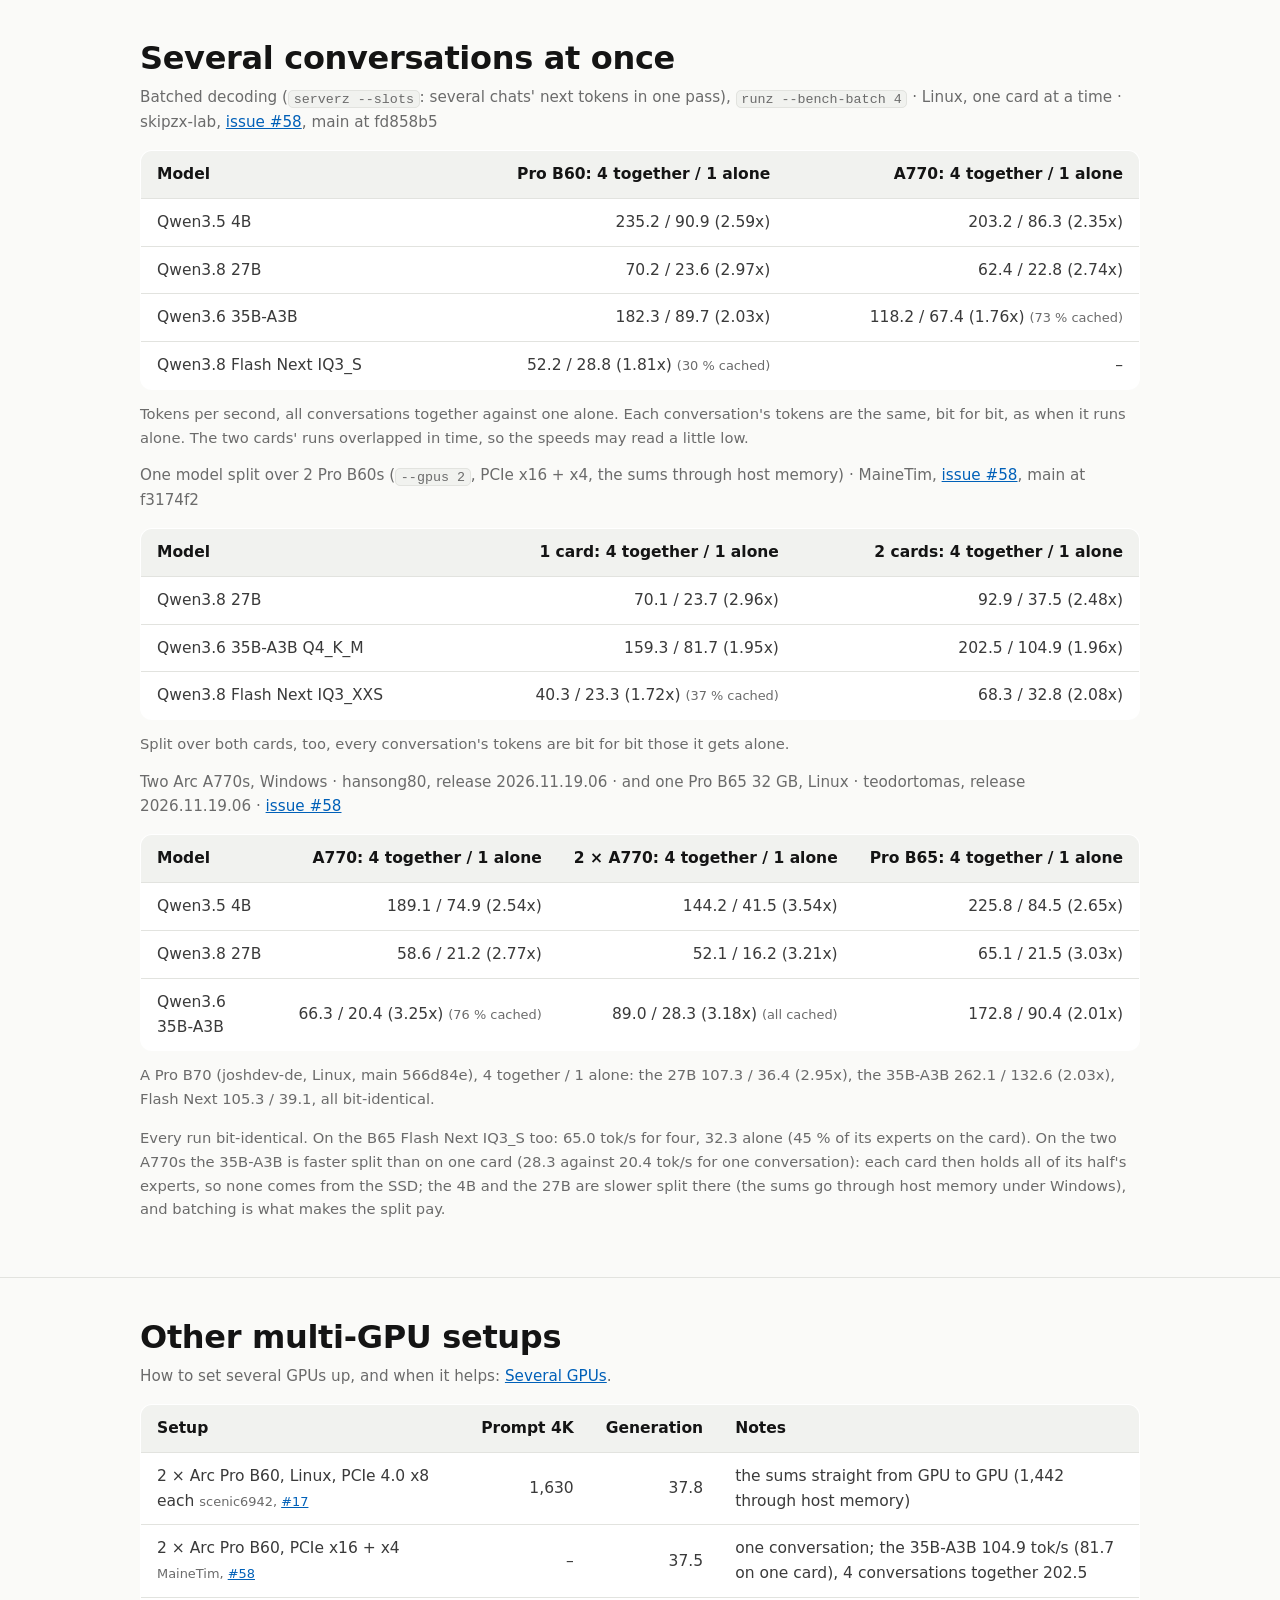
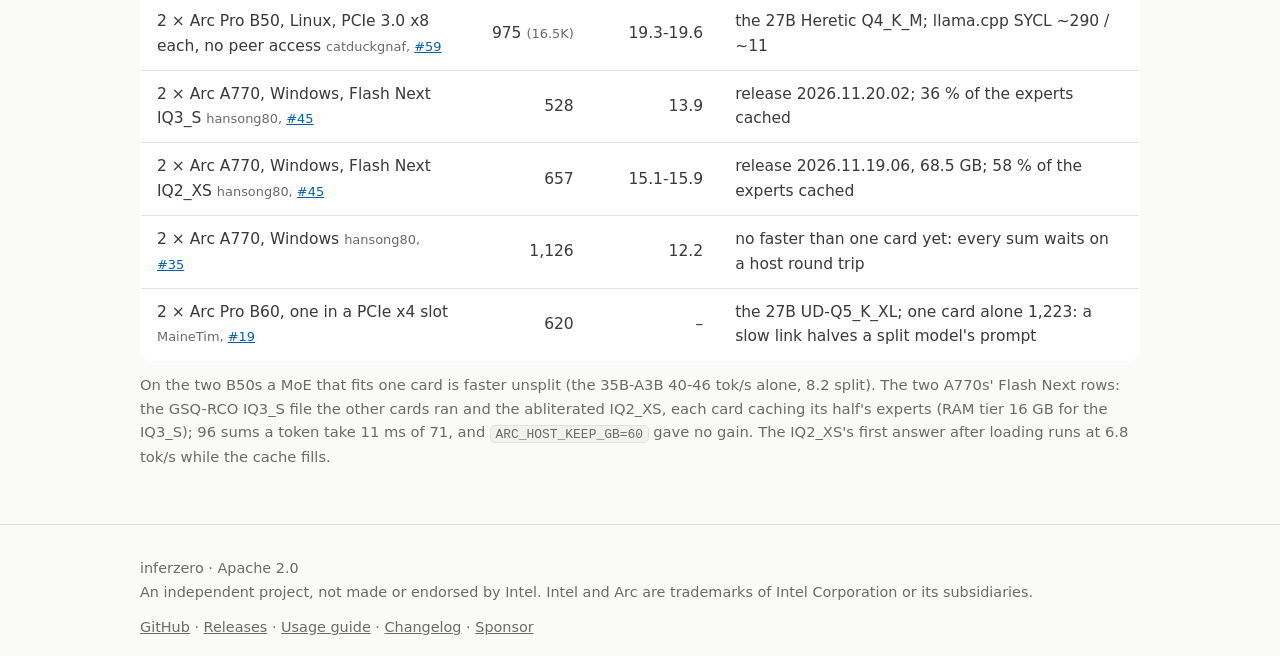
<file: site/results.html>
<!doctype html>
<html lang="en">
<head>
<meta charset="utf-8">
<meta name="viewport" content="width=device-width, initial-scale=1">
<title>inferzero results: prompt and generation speed on every tested setup</title>
<meta name="description" content="Prompt processing and generation speed of inferzero on every setup tested: Core Ultra laptops and mini PCs, Arc A-series and B-series cards, Data Center GPU Max, several GPUs, model by model.">
<meta name="color-scheme" content="light">
<meta property="og:title" content="inferzero: free, open-source AI on your Intel PC">
<meta property="og:description" content="Run Qwen, Gemma 4 and DeepSeek-V4.1-Flash on Intel Core Ultra graphics and Arc cards. Free, open source, no cloud.">
<meta property="og:type" content="website">
<meta property="og:image" content="https://rizagp.github.io/inferzero/banner.png">
<meta property="og:image:width" content="2560">
<meta property="og:image:height" content="1440">
<meta name="twitter:card" content="summary_large_image">
<link rel="icon" href="icon.svg" type="image/svg+xml">
<link rel="apple-touch-icon" href="icon.png">
<link rel="stylesheet" href="style.css">
</head>
<body>
<a class="skip" href="#main">Skip to the content</a>

<header>
  <div class="wrap">
    <a class="brand" href="index.html" aria-label="inferzero, home page"><svg class="mark" width="26" height="26" viewBox="0 0 64 64" aria-hidden="true"><rect class="l" x="1.5" y="1.5" width="13" height="13" rx="3"/><rect class="l" x="17.5" y="1.5" width="13" height="13" rx="3"/><rect class="l" x="33.5" y="1.5" width="13" height="13" rx="3"/><rect class="l" x="49.5" y="1.5" width="13" height="13" rx="3"/><rect class="d" x="1.5" y="17.5" width="13" height="13" rx="3"/><rect class="d" x="17.5" y="17.5" width="13" height="13" rx="3"/><rect class="l" x="33.5" y="17.5" width="13" height="13" rx="3"/><rect class="d" x="49.5" y="17.5" width="13" height="13" rx="3"/><rect class="d" x="1.5" y="33.5" width="13" height="13" rx="3"/><rect class="l" x="17.5" y="33.5" width="13" height="13" rx="3"/><rect class="d" x="33.5" y="33.5" width="13" height="13" rx="3"/><rect class="d" x="49.5" y="33.5" width="13" height="13" rx="3"/><rect class="l" x="1.5" y="49.5" width="13" height="13" rx="3"/><rect class="l" x="17.5" y="49.5" width="13" height="13" rx="3"/><rect class="l" x="33.5" y="49.5" width="13" height="13" rx="3"/><rect class="l" x="49.5" y="49.5" width="13" height="13" rx="3"/></svg>inferzero</a>
    <nav aria-label="Main">
      <a href="install.html">Install</a>
      <a href="results.html" aria-current="page">Results</a>
      <a href="multi-gpu.html">Several GPUs</a>
      <a href="help.html">Help out</a>
    </nav>
    <div class="hdr-right">
      <a class="gh" href="https://github.com/sponsors/rizagp">Sponsor</a>
      <a class="gh" href="https://github.com/rizagp/inferzero">GitHub</a>
      <a class="btn p sm" href="https://github.com/rizagp/inferzero/releases/latest">Download</a>
    </div>
  </div>
</header>

<main id="main">

<div class="wrap hero small" id="top">
  <h1>Measured results, setup by setup</h1>
  <p class="lead">Every number below was measured on a real machine, most of them by the people who own it, and posted on GitHub with its log. Each table is one setup: its GPU (or GPUs), the system it ran on, and the models tried there.</p>
  <dl class="legend">
    <dt>Prompt</dt><dd>prompt processing (pp): how fast a prompt is read, in tokens a second, at the prompt length shown.</dd>
    <dt>Generation</dt><dd>token generation (tg): how fast the answer is written, in tokens a second; one token is about three quarters of a word.</dd>
    <dt>With drafting</dt><dd>generation with the model's draft head (MTP, DFlash2 or Gemma's drafter), which gives exactly the same text.</dd>
  </dl>
  <p class="after">Models are Qwen3.8 27B GSQ-RCO IQ3_S unless named; the others are the files the launcher downloads. Numbers move with each release, so every row says which one. Setups we have not measured are the most useful thing you can add: <a href="https://github.com/rizagp/inferzero/blob/main/CONTRIBUTING.md">how to measure yours</a>. Qwen3.8 Flash Next's numbers are its fast mode's (<code>--fast</code>): since 2026-11-22 its default is the precise mode, closer to the full-precision model on code and tables (KL against f32 0.0415 -> 0.0033 on markdown), whose prompts run at about 60 % of the fast mode's speed (the laptop, 3,584 tokens: 74.8 against 127.7 tok/s).</p>
  <nav class="jump" aria-label="Setups">
    <a href="#s-125h">Core Ultra 5 125H</a><a href="#s-140t">Arc 140T</a><a href="#s-b390">Arc B390</a><a href="#s-a770">Arc A770</a><a href="#s-a750">Arc A750</a><a href="#s-a380">Arc A380</a><a href="#s-b580">Arc B580</a><a href="#s-b60">Arc Pro B60</a><a href="#s-b65">Arc Pro B65</a><a href="#s-b70">Arc Pro B70</a><a href="#s-max1550">Data Center GPU Max</a><a href="#s-multi-b60">2-4 × Pro B60</a><a href="#s-multi-other">Other multi-GPU</a>
  </nav>
</div>

<section id="s-125h">
  <div class="wrap">
    <h2>Core Ultra 5 125H laptop</h2>
    <p class="setup">Arc graphics (Xe-LPG, DP4a, no XMX) · 32 GB LPDDR5x-6400 shared by the CPU and the GPU: 102 GB/s in theory, 75-77 GB/s measured by the GPU · Windows 11 · the laptop inferzero was built on · <code>bench/website_bench.ps1</code>, 2026-11-09</p>
    <div class="tbl"><table>
      <thead><tr><th>Model</th><th class="n">Prompt 8K</th><th class="n">32K</th><th class="n">131K</th><th class="n">Generation</th><th class="n">With drafting</th></tr></thead>
      <tbody>
        <tr><td>Qwen3.5 4B</td><td class="n">896</td><td class="n">705</td><td class="n">366</td><td class="n">21.0</td><td class="n">35.8</td></tr>
        <tr><td>Gemma 4 E4B</td><td class="n">707</td><td class="n">494</td><td class="n">222</td><td class="n">19.1</td><td class="n">41.8</td></tr>
        <tr><td>Qwen3.5 9B</td><td class="n">487</td><td class="n">435</td><td class="n">278</td><td class="n">11.8</td><td class="n">21.6</td></tr>
        <tr><td>Qwen3.6 35B-A3B <small>experts on the SSD</small></td><td class="n">851</td><td class="n">637</td><td class="n">324</td><td class="n">21.6</td><td class="n">38.1</td></tr>
        <tr><td>Gemma 4 26B-A4B <small>experts on the SSD</small></td><td class="n">232</td><td class="n">124</td><td class="n">44</td><td class="n">19.8</td><td class="n">–</td></tr>
        <tr><td>Qwen3.8 27B</td><td class="n">135</td><td class="n">125</td><td class="n">81</td><td class="n">5.1</td><td class="n">12.9</td></tr>
        <tr><td>Qwen3.8 Flash Next <small>52 GB of experts on the SSD</small></td><td class="n">205</td><td class="n">174</td><td class="n">146</td><td class="n">6.3</td><td class="n">7.6</td></tr>
      </tbody>
    </table></div>
    <p class="note">Generation over 256 tokens. Against llama.cpp on the same laptop and files (2026-10-25): the 4B's 2K prompt 911 tok/s against 242 (Vulkan) and 337 (SYCL); the 27B's 113 against 23 and 25. Flash Next's default is more accurate since 2026-11-19 (KL against f32 0.0153 -> 0.0046 on code) and a little slower: a 2K prompt 116 tok/s, generation 7.4.</p>
  </div>
</section>

<section id="s-140t">
  <div class="wrap">
    <h2>Core Ultra 9 285H mini PC (Arc 140T)</h2>
    <p class="setup">Arc 140T (Xe-LPG Plus, 8-lane XMX) · 64 GB RAM, DDR5-5600 · Windows · PascalSoftwares, <a href="https://github.com/rizagp/inferzero/issues/5">issue #5</a></p>
    <div class="tbl"><table>
      <thead><tr><th>Model</th><th class="n">Prompt 4K</th><th class="n">Generation</th><th class="n">With drafting</th><th>Release</th></tr></thead>
      <tbody>
        <tr><td>Qwen3.8 27B</td><td class="n">405</td><td class="n">6.1</td><td class="n">14.6</td><td>2026.11.18.07</td></tr>
      </tbody>
    </table></div>
    <p class="note">Generation reads its weights at ~84 % of what this machine's memory delivers, near its limit.</p>
    <p class="setup">A second Arc 140T: Core Ultra 7 255H, 32 GB DDR5-5600, Windows 10 · mejoudeh, <a href="https://github.com/rizagp/inferzero/issues/84">issue #84</a>, release 2026.11.21.10, 4-bit files, against llama.cpp b12189 Vulkan on the same machine</p>
    <div class="tbl"><table>
      <thead><tr><th>Model</th><th class="n">Prompt 2K / 4K / 8K</th><th class="n">llama.cpp</th><th class="n">Generation (drafting)</th><th class="n">llama.cpp</th></tr></thead>
      <tbody>
        <tr><td>Qwen3.8 27B Q4_K_S</td><td class="n">250 / 305 / 313</td><td class="n">135 / 116 / 88</td><td class="n">3.9 (7.0-8.1 MTP)</td><td class="n">3.7 (4.8-5.0)</td></tr>
        <tr><td>Gemma 4 26B-A4B MXFP4</td><td class="n">205 / 199 / 188</td><td class="n">301 / 240 / 165</td><td class="n">13.3-14.0 (14.9-16.4 drafter)</td><td class="n">12.3-12.9 (9.5-13.4)</td></tr>
      </tbody>
    </table></div>
    <p class="note">On a 19K-token document the 27B's prompt runs 5.5x llama.cpp's (271 against 50 tok/s). In the server at a 65,536 context, a 60K-token prompt took 300 s against 3,373 s, and a 16-turn coding session replay 579 s against 4,626 s. Short prompts (128 tokens) and Gemma up to 4K are still slower than llama.cpp here.</p>
  </div>
</section>

<section id="s-140v">
  <div class="wrap">
    <h2>Core Ultra 7 258V (Arc 140V)</h2>
    <p class="setup">Arc 140V (Lunar Lake, Xe2, 16-lane XMX) · LPDDR5X-8533, 31 GB · Windows 11 · a1ex4, <a href="https://github.com/rizagp/inferzero/issues/60">issue #60</a></p>
    <div class="tbl"><table>
      <thead><tr><th>Model</th><th class="n">Prompt 4K</th><th class="n">Generation</th><th class="n">With drafting</th><th>Release</th></tr></thead>
      <tbody>
        <tr><td>Qwen3.8 27B</td><td class="n">401-444</td><td class="n">5.9-6.5</td><td class="n">13.9</td><td>2026.11.19.02</td></tr>
      </tbody>
    </table></div>
    <p class="note">The prompt slows over three passes (444, 416, 401 tok/s) as its clocks drop. Generation reads 73-81 GB/s of the 104-108 GB/s its memory gives. KL against the f32 reference 0.00117 (top token 97.9 %). 2K prompt 389 tok/s, 32K 268. The NPU runs on Lunar Lake, but the GPU alone is faster (4K 324 against 175 tok/s with it).</p>
  </div>
</section>

<section id="s-b390">
  <div class="wrap">
    <h2>Core Ultra X7 358H mini PC (Arc B390)</h2>
    <p class="setup">Arc B390 (Panther Lake, Xe3, 16-lane XMX) · a 64 GB+ GPU share · <a href="https://github.com/rizagp/inferzero/issues/1">issue #1</a></p>
    <div class="tbl"><table>
      <thead><tr><th>Model</th><th class="n">Prompt 4K</th><th class="n">Generation</th><th class="n">With drafting</th><th>Release</th></tr></thead>
      <tbody>
        <tr><td>Qwen3.8 27B</td><td class="n">637</td><td class="n">5.9</td><td class="n">16.8</td><td>2026.11.18.06</td></tr>
        <tr><td>Qwen3.6 35B-A3B UD-IQ4_XS</td><td class="n">1,738</td><td class="n">37.1</td><td class="n">60.3</td><td>2026.11.23.08 (mulin11111, #86, Linux)</td></tr>
        <tr><td>Qwen3.8 Flash Next UD-Q4_K_XL <small>83 GB</small></td><td class="n">237-244</td><td class="n">6.5-7.6</td><td class="n">14.3</td><td>2026.11.21.18 (gee456, #1)</td></tr>
        <tr><td>Inkling 2 Mini UD-IQ4_XS, Linux</td><td class="n">97-104 <small>(2K)</small></td><td class="n">7.8 <small>(10.3 short)</small></td><td class="n">–</td><td>2026.11.24.02 (kludged, #83)</td></tr>
      </tbody>
    </table></div>
    <p class="note">Flash Next UD-Q4_K_XL with every expert in the expert cache; drafting on a coding question, 79 % of the drafts accepted. The 35B-A3B row: a GMKtec NucBox EVO-T2S (LPDDR5-8533, Ubuntu 24.04, runtime 26.40), MTP drafting on a 256-token coding answer with 71 % of the drafts accepted; it was 1,370 / 26 / 46 on release 2026.11.18.06.</p>
    <p class="note">A Core Ultra X9 378H laptop (Arc B390, LPDDR5X-8533, 111-113 GB/s measured, Windows; cjm801, <a href="https://github.com/rizagp/inferzero/issues/75">issue #75</a>, release 2026.11.21.13), unsloth's UD-Q4_K_M files: the 27B's prompt 700 tok/s at 8K and 664 at 32K, generation 6.2-6.4 tok/s (95-98 GB/s), 15.4 with drafting on code; the 35B-A3B's prompt 1,196 at 8K and 1,100 at 18K, generation 33-35 (that file has no MTP block, so no drafting).</p>
    <p class="note">The same laptop on release 2026.11.22.08 (cjm801, #75): the 35B-A3B's 16K prompt <b>1,714 tok/s with <code>--chunk 16384</code></b>, 1,342 with 8,192, 1,166 with the default 4,096. OpenVINO GenAI measured ~1,453 at 18K on this machine. The experts' decode into 8 bits runs once per chunk for every expert (36 % of the prompt at 4,096), so fewer, larger chunks cut it. A larger default chunk for this case is being checked for accuracy. With the HF DFlash2 drafter the 35B generates 79 tok/s on code (82 % of the drafts accepted) and 30.8 on Chinese prose (36 %). The 2D GEMM loads were 15 % slower here, as on gee456's Windows B390, so Windows keeps the plain form.</p>
    <p class="note">Under Linux the B390 runs the plain GEMM form again since 2026-11-22: its 2D block loads, on by default there for a day, measured slower on both Linux B390s (the 27B 4K: 542-588 tok/s against 686 for n005, 587-599 against 715-717 for kludged, #74). <code>ARC_GEMM_XW_2D=1</code> still turns them on.</p>
  </div>
</section>

<section id="s-a770">
  <div class="wrap">
    <h2>Arc A770 16 GB</h2>
    <p class="setup">Alchemist (Xe-HPG) · Windows 11 · hansong80 and TheUniKian, <a href="https://github.com/rizagp/inferzero/issues/35">issues #35</a>, <a href="https://github.com/rizagp/inferzero/issues/36">#36</a>, <a href="https://github.com/rizagp/inferzero/issues/45">#45</a>; Linux (Ubuntu, xe driver, PCIe 3.0 x16) · skipzx-lab, <a href="https://github.com/rizagp/inferzero/issues/45">#45</a></p>
    <div class="tbl"><table>
      <thead><tr><th>Model</th><th class="n">Prompt 4K</th><th class="n">Generation</th><th class="n">With drafting</th><th>Release</th></tr></thead>
      <tbody>
        <tr><td>Qwen3.5 4B</td><td class="n">4,821</td><td class="n">37.6-38.3</td><td class="n">63.9</td><td>2026.11.18.02 (generation .18.07)</td></tr>
        <tr><td>Qwen3.5 9B</td><td class="n">2,969-3,017</td><td class="n">29.7-30.4</td><td class="n">51.5</td><td>2026.11.17.08 (generation .18.07)</td></tr>
        <tr><td>Qwen3.8 27B</td><td class="n">1,760-1,763</td><td class="n">21.6-22.7</td><td class="n">37.8-38.4</td><td>2026.11.23.08 (hansong80, #45)</td></tr>
        <tr><td>Qwen3.5 4B, Linux</td><td class="n">–</td><td class="n">80.7-82.1</td><td class="n">105.7</td><td>2026.11.18.08</td></tr>
        <tr><td>Qwen3.5 9B, Linux</td><td class="n">–</td><td class="n">51.2-51.6</td><td class="n">84.4</td><td>2026.11.18.08</td></tr>
        <tr><td>Qwen3.8 27B, Linux <small>150 W</small></td><td class="n">1,775-1,779</td><td class="n">22.4-22.9</td><td class="n">48.6</td><td>2026.11.23.19 (skipzx-lab, #45; generation on .07)</td></tr>
        <tr><td>Qwen3.8 Flash Next IQ3_S, Linux <small>150 W</small></td><td class="n">428 <small>(16K: 535)</small></td><td class="n">13.3</td><td class="n">–</td><td>main 566d84e</td></tr>
        <tr><td>Qwen3.6 35B-A3B, Linux</td><td class="n">–</td><td class="n">52.4-70.0</td><td class="n">97.6</td><td>main fd858b5</td></tr>
        <tr><td>Qwen3.6 35B-A3B, Linux <small>another A770</small></td><td class="n">2,777-2,938</td><td class="n">34.6-36.3</td><td class="n">9.1-9.3</td><td>2026.11.21.02 (casteng, #71)</td></tr>
      </tbody>
    </table></div>
    <p class="note">The 27B under Windows (hansong80, a 225 W card, A B B A): the 2026.11.23.08 defaults (the big GEMM tile's barrier split, every GEMM at 4 x 8) 1,760-1,763 tok/s, 1,653 with <code>ARC_GEMM_XW_SPLIT=0</code>; 1,489-1,493 on .21.10 and 1,388-1,401 before the leaner GEMM loop. Generation 22.35 on .23.08 (earlier rows .17.08 / .18.08); drafting with 4 drafts on a coding question, .21.09-.21.10.</p>
    <p class="note">Flash Next on one Linux card with 14-16 % of its experts cached, generation after a 16K prompt: 15.1 tok/s with 2,048-token prompt chunks. The 35B-A3B rows: 73 % of the experts on the card; the first on main fd858b5 (the #56 fix); casteng's card (#71) with kernels sent in recorded lists (<code>ARC_BATCH=64</code>, the default since 2026.11.21.06; 5.5 tok/s without, 34.6 with no switches on .21.12), its full sweep giving the same logits; its drafting is unbatched (6 drafts the best).</p>
    <p class="note">Linux: prompts of 2K / 8K tokens, no 4K run: 4B 4,518 / 5,000 tok/s, 9B 2,794 / 3,249, 27B 1,131 / 1,205, 35B-A3B 1,830 / 2,966 (131K: 1,133, generation 35.4; its whole 262K context: 709 tok/s, then 32.3). Generation at a 128-token depth and a 256-token coding answer.</p>
    <p class="note">The 27B's Linux prompt (skipzx-lab, #45, cool runs with a pause between them): 1,217 tok/s at 4K before 2026.11.20; a tile per GEMM shape and the 32 x 16 GEMMs' reads one step ahead took it to 1,282-1,289 (16K 1,190), against 1,242 with the read-ahead off; a 32 x 32 tile through local memory with the epilogue a row at a time to 1,488 (16K 1,358), its GEMMs at 50 % of the card's int8 peak; as the default, 1,491 (16K 1,369; with it off 1,326); then 1,528-1,531, 1,593-1,621 on the 2026.11.23.01 defaults, and 1,710 on the 2026.11.23.07 defaults (the big tile's barrier split in arrive and wait, every GEMM at 4 x 8; measured as opt-ins on 728cd95, A B B A). Long prompts on 2ae52b0: 16K 1,407, 32K 993, 64K 732. A real 92,605-token document on the 16 GB card (2026.11.23.15, plain): 626 tok/s, then 15.6 tok/s generated, every weight on the card through 512-token chunks (11.4 with 0.39 GiB of the weights in RAM before). Generation 2026.11.18.08. Drafting (main d252b86) on a real coding prompt (ChatML, 256 tokens): 22.4 tok/s plain, 48.6 with MTP, 72.8 % of drafts accepted; the B60 in the same box 23.3 and 54.3, 92.6 %.</p>
    <p class="note">The 27B's generation is with kernels sent in recorded lists (<code>ARC_BATCH=64</code>), the default on Alchemist under Windows since 2026.11.18.08; 12.6-12.8 tok/s before. With it, the 27B's drafting no longer adds speed (20.4 tok/s against 21.4 plain on a 512-token prompt).</p>
    <p class="note">The 27B on long real prompts (Linux, 150 W, skipzx-lab, #45, main 9053735, <code>--mtp --chunk 1024</code>): 42,430 tokens 963 tok/s, then 30.4 tok/s generated; at 92,605 tokens its buffers pass the card's 16 GB and it pages (617 / 11.2). The full sweep's generation phase on this card (xe driver): only <code>ARC_GVROWS=2</code> faster than the defaults (+2.5 %, the same logits).</p>
    <p class="note">The whole sweep of the prompt GEMM's forms (<code>bench\gpu_sweep.ps1 -Phases X</code>, release 2026.11.21.02, hansong80, Windows): the best form alone 109.8 TOPS (48 % of the int8 peak) against the default's 107.9; in the model none more than 2 % faster than the defaults at both 512 and 4K tokens (the drift between two default runs 3.8 % / 0.5 %): the defaults stay.</p>
  </div>
</section>

<section id="s-a750">
  <div class="wrap">
    <h2>Arc A750 8 GB</h2>
    <p class="setup">Alchemist (Xe-HPG) · Linux (Omarchy, kernel 7.2, i915), Ryzen 5 5600X · hakangit, <a href="https://github.com/rizagp/inferzero/issues/72">issue #72</a></p>
    <div class="tbl"><table>
      <thead><tr><th>Model</th><th class="n">Prompt 4K</th><th class="n">Generation</th><th class="n">With drafting</th><th>Release</th></tr></thead>
      <tbody>
        <tr><td>Qwen3.5 4B</td><td class="n">4,607-4,615</td><td class="n">44.6-45.8</td><td class="n">68.4</td><td>2026.11.21.01, defaults</td></tr>
        <tr><td>Qwen3.5 4B <small>the sweep's best switches</small></td><td class="n">5,553</td><td class="n">70.8</td><td class="n">88.2-88.8</td><td>2026.11.21.02</td></tr>
      </tbody>
    </table></div>
    <p class="note">The sweep's best switches: <code>ARC_BATCH=128 ARC_GEMV_GU=1 ARC_GEMV_DB=1</code> (batching is the Linux default since 2026.11.21.05), the same logits as the defaults. On 2026.11.21.02 the defaults gave generation 46.0 and a 4K / 512 prompt of 5,353 / 2,465 tok/s; the switches 70.8 and 5,553 / 2,821. Drafting is MTP, the same tokens as plain decoding: 75 % of the drafts accepted on the defaults; 88.7 with no switches on .21.06.</p>
    <p class="note">Generation at 128 tokens; drafting on a 26-token list prompt, the same 128 tokens as plain decoding. The card's own measured peaks (<code>gpu_bench</code>): 202 int8 XMX TOPS, 407 GB/s. The i915 driver: sending kernels in recorded lists (<code>ARC_BATCH</code>, the default on Alchemist under Windows) gives generation +45 % here; whether it becomes the Linux default too waits on an A770 with the xe driver.</p>
  </div>
</section>

<section id="s-a380">
  <div class="wrap">
    <h2>Arc A380 6 GB</h2>
    <p class="setup">Alchemist (Xe-HPG), 5.6 GiB usable · Debian 13 (kernel 7.2.11), Ryzen 7 7745HX, 14.3 GiB of RAM · LukaszBrzyszkiewicz, <a href="https://github.com/rizagp/inferzero/issues/99">issue #99</a></p>
    <div class="tbl"><table>
      <thead><tr><th>Model</th><th class="n">Prompt 2K</th><th class="n">8K</th><th class="n">32K</th><th class="n">Generation</th><th class="n">With drafting</th><th>Release</th></tr></thead>
      <tbody>
        <tr><td>Qwen3.5 4B</td><td class="n">1,220</td><td class="n">1,244</td><td class="n">852</td><td class="n">28.0</td><td class="n">36.2-36.6</td><td>2026.11.25.01, defaults</td></tr>
      </tbody>
    </table></div>
    <p class="note">The first release that loads the 4B on this card: before it, the launcher turned on a second, decoded copy of the weights (7.3 GiB) that does not fit 5.6 GiB, and the model was refused. Now the weights are decoded just in time (3.95 GiB with the server's 24K context next to the image encoder). Generation reads 81 GB/s, 70 % of the card's measured 116; its int8 XMX peak measured 40.4 TOPS. Drafting is MTP with 2-3 drafts, the same text as plain decoding. A 131K-token context did not run: the GPU was reset during generation (under investigation).</p>
  </div>
</section>

<section id="s-b580">
  <div class="wrap">
    <h2>Arc B580 12 GB</h2>
    <p class="setup">Battlemage (Xe2) · PCIe 3.0 slot · Linux (NixOS) · d-dorok, <a href="https://github.com/rizagp/inferzero/issues/37">issue #37</a></p>
    <div class="tbl"><table>
      <thead><tr><th>Model</th><th class="n">Prompt 4K</th><th class="n">Generation</th><th>Release</th></tr></thead>
      <tbody>
        <tr><td>Qwen3.5 4B</td><td class="n">7,915</td><td class="n">92.6</td><td>commit 7703141</td></tr>
        <tr><td>Qwen3.5 9B</td><td class="n">5,455</td><td class="n">56.2</td><td>commit 651efd8</td></tr>
        <tr><td>Qwen3.6 35B-A3B</td><td class="n">2,469</td><td class="n">84.7</td><td>commit 7703141</td></tr>
        <tr><td>Qwen3.8 27B <small>full sweep</small></td><td class="n">2,058</td><td class="n">12.1</td><td>main 4f24052</td></tr>
        <tr><td>Qwen3.8 27B <small>0.49 GiB in RAM</small></td><td class="n">1,877</td><td class="n">13.7</td><td>438dfc4 / 10e0707</td></tr>
        <tr><td>Qwen3.8 27B <small>0.85-1.02 GiB in RAM</small></td><td class="n">1,783</td><td class="n">10.3-11.9</td><td>992ea08</td></tr>
      </tbody>
    </table></div>
    <p class="note">The 27B is a little larger than this card can hold beside its buffers, so part of it stays in RAM, and the CPU computes that part (the default on discrete cards since 2026-11-19). On 4f24052 the full sweep (<code>gpu_sweep</code>) found no setting more than 1 % faster than the defaults; MTP drafting is 30 % slower here. With <code>ARC_HOST_KEEP_GB=0.75</code> (438dfc4; generation on 10e0707 with <code>ARC_HOST_CPU=1</code>) 0.49 GiB stays in RAM: 13.7 tok/s against 7.1 when it was read over PCIe. The default room on 992ea08 keeps 0.85-1.02 GiB there (3.5-4.5 tok/s read over PCIe before). A second B580 (tenken, Unraid, in Docker, release 2026.11.21.02, <a href="https://github.com/rizagp/inferzero/issues/53">#53</a>): the 27B 4K prompt 2,056 tok/s, generation 14.8 (MTP with 5 drafts +9 %), the full quick sweep with no setting 2 % faster than the defaults.</p>
    <h3 class="sub">The same files with llama.cpp on this card</h3>
    <div class="tbl"><table>
      <thead><tr><th>Model</th><th class="n">inferzero</th><th class="n">llama.cpp SYCL</th><th class="n">llama.cpp Vulkan</th></tr></thead>
      <tbody>
        <tr><td>Qwen3.5 4B Q4_K_M</td><td class="n">7,915 / 92.6</td><td class="n">1,520 / 95.4</td><td class="n">2,411 / 79.7</td></tr>
        <tr><td>Qwen3.5 9B Q4_K_M</td><td class="n">5,455 / 56.2</td><td class="n">864 / 61.1</td><td class="n">1,703 / 53.0</td></tr>
        <tr><td>Qwen3.6 35B-A3B UD-IQ4_XS</td><td class="n">2,469 / 84.7</td><td class="n">535 / 41.9</td><td class="n">225 / 29.1</td></tr>
        <tr><td>Qwen3.8 27B IQ3_S</td><td class="n">1,877 / 13.7</td><td class="n">213 / 11.4</td><td class="n">486 / 4.9-5.3</td></tr>
      </tbody>
    </table></div>
    <p class="note">4K prompt / generation, tok/s; d-dorok, llama.cpp b1b770d (<code>llama-bench -p 4096 -n 64 -fa 1</code>, the experts or layers that do not fit on the CPU). llama.cpp is 3-9 % ahead on the small models' generation. On the 27B, inferzero now does what llama.cpp does with the layers that do not fit: the CPU computes the part kept in RAM (the default on discrete cards since 2026-11-19), and generation went from 7.1 to 13.7 tok/s, against llama.cpp SYCL's 11.4.</p>
  </div>
</section>

<section id="s-b50">
  <div class="wrap">
    <h2>Arc Pro B50 16 GB</h2>
    <p class="setup">Battlemage (Xe2) · PCIe 3.0 x8 · Linux (Unraid, Docker) · catduckgnaf, <a href="https://github.com/rizagp/inferzero/issues/59">issue #59</a></p>
    <div class="tbl"><table>
      <thead><tr><th>Model</th><th class="n">Prompt</th><th class="n">Generation</th><th>Release</th></tr></thead>
      <tbody>
        <tr><td>Ornith 1.5 35B-A3B Q4_K_M (a Qwen3.6 35B-A3B fine-tune)</td><td class="n">~1,670</td><td class="n">40-46</td><td>2026.11.16.16</td></tr>
        <tr><td>Gemma 4 26B-A4B QAT Q4_0</td><td class="n">~660</td><td class="n">33-38</td><td>2026.11.16.16</td></tr>
        <tr><td>Qwen3.8 27B IQ3_S <small>Ubuntu 24.04</small></td><td class="n">1,056-1,073 <small>4K</small></td><td class="n">13.2-13.5</td><td>2026.11.21.02</td></tr>
      </tbody>
    </table></div>
    <p class="note">The first two rows: serverz answers of 400 tokens, prompts of a chat's size. The 27B: Docker on Ubuntu 24.04 (Linux 6.18, xe driver); 30.3 tok/s with drafting (3 drafts the best of 2-7); its full sweep found no switch faster than its default.</p>
  </div>
</section>

<section id="s-b60">
  <div class="wrap">
    <h2>Arc Pro B60 24 GB</h2>
    <p class="setup">Battlemage (Xe2) · Windows · manoreken2, <a href="https://github.com/rizagp/inferzero/issues/4">issue #4</a>; Linux (Ubuntu, xe driver, PCIe 3.0 x8) · skipzx-lab, <a href="https://github.com/rizagp/inferzero/issues/57">issue #57</a></p>
    <div class="tbl"><table>
      <thead><tr><th>Model</th><th class="n">Prompt 4K</th><th class="n">Generation</th><th class="n">With drafting</th><th>Release</th></tr></thead>
      <tbody>
        <tr><td>Qwen3.8 27B</td><td class="n">1,922</td><td class="n">22.7-23.9</td><td class="n">54.3</td><td>main 0cf5283 (MaineTim, <a href="https://github.com/rizagp/inferzero/issues/19">#19</a>)</td></tr>
        <tr><td>Qwen3.6 35B-A3B</td><td class="n">3,536</td><td class="n">82.4</td><td class="n">111.9</td><td>2026.11.14.09 (generation .13.11)</td></tr>
        <tr><td>Qwen3.5 4B, Linux</td><td class="n">–</td><td class="n">84.7-86.3</td><td class="n">115.2</td><td>2026.11.18.08</td></tr>
        <tr><td>Qwen3.5 9B, Linux</td><td class="n">–</td><td class="n">52.3-52.8</td><td class="n">82.9</td><td>2026.11.18.08</td></tr>
        <tr><td>Qwen3.8 27B, Linux</td><td class="n">1,945-1,957</td><td class="n">23.9-24.1</td><td class="n">50.9</td><td>2026.11.21.17 (skipzx-lab, #57)</td></tr>
        <tr><td>Qwen3.8 27B, Linux <small>runtime 26.40</small></td><td class="n">1,984-1,992</td><td class="n">24.3-24.4</td><td class="n">–</td><td>2026.11.22.10 (MaineTim, <a href="https://github.com/rizagp/inferzero/issues/19">#19</a>)</td></tr>
        <tr><td>Qwen3.6 35B-A3B, Linux</td><td class="n">–</td><td class="n">83.9-85.6</td><td class="n">98.5</td><td>2026.11.18.08</td></tr>
        <tr><td>Qwen3.8 Flash Next IQ3_S, Linux</td><td class="n">531 <small>(16K: 672)</small></td><td class="n">22.3-22.7</td><td class="n">–</td><td>main 566d84e / a62be02</td></tr>
        <tr><td>Inkling 2 Mini IQ4_NL, Linux</td><td class="n">~315-322 <small>(2K)</small></td><td class="n">35.2 <small>(24.6 after 512)</small></td><td class="n">36.9 <small>DSpark</small></td><td>2026.11.24.02; 24.6 on main (skipzx-lab, #45)</td></tr>
        <tr><td>Inkling 2 Mini UD-Q4_K_XL <small>NVFP4 experts</small>, Linux</td><td class="n">–</td><td class="n">21.7 <small>(after 512)</small></td><td class="n">–</td><td>2026.11.24.04 (skipzx-lab, #45; 11.4 before .03)</td></tr>
      </tbody>
    </table></div>
    <p class="note">The 27B under Windows: generation 23.9 with <code>ARC_GEMV_WAVE=0</code> on main 0cf5283 (MaineTim); on 2026.11.21.01 the prompt 1,909 (manoreken2, #4), 1,836 with <code>ARC_GEMM_XW_GU=0</code>; generation 22.7 on .14.09; the drafting figure is skipzx-lab's Linux card (main d252b86).</p>
    <p class="note">The 27B on Linux, 2026.11.21.17 (skipzx-lab, #57): the FFN's gate and up in one GEMM launch (<code>ARC_GEMM_XW_GU</code>, the default since 2026-11-20; 1,806 without it), 1,870-1,874 with the old tile; 512 tokens 1,172 and 32K 1,680 (phase X on ec99a4a). Generation and drafting (4 drafts) on .21.13, with <code>ARC_GEMV_WAVE=0</code>, the default for one token since 2026-11-21 (23.1-23.3 before). On compute runtime 26.40 (2026.11.22.10, MaineTim on CachyOS; the tile pairs by skipzx-lab, #57): the B60's 64 x 32 tile with the lean GEMM loop, its default since then; 1,732-1,738 without the lean loop, 1,917-1,923 for the 32 x 64 tile; generation 24.6-24.7 with <code>ARC_GV_SGNPOP=1</code>; the same logits on runtimes 26.05 and 26.40.</p>
    <p class="note">Flash Next on Linux with 25-30 % of its experts on the card, 4,096-token prompt chunks: 32K prompt 629; generation 26.1-26.3 with <code>ARC_XCPU=1</code>; its precise mode 18.6-21.0 (20.4-23.0 with it).</p>
    <p class="note">Linux: prompts of 2K / 8K tokens, no 4K run: 4B 7,174 / 7,007 tok/s, 9B 4,874 / 4,862, 27B 1,610 / 1,754, 35B-A3B 3,236 / 3,995; 128K: 4B 3,137, 27B 905, 35B-A3B 2,129. Flash Next's experts are streamed over the PCIe 3.0 x8 link; <code>ARC_XCPU=1</code> (pull request #55) computes the experts missing from the GPU's cache on the CPU.</p>
    <p class="note">The 27B on long real prompts (the repository's docs as a question, Linux, skipzx-lab, #45, main 9053735, <code>--mtp</code>): 42,430 tokens 1,433 tok/s, then 39.5 tok/s generated; 92,605 tokens 1,075, then 34.4 (19.5 without drafting); 168,922 tokens 758, then 26.2. Its full sweep (2026.11.21.02, the defaults): a 32K prompt 1,620 tok/s, the longest that fits on the 24 GB card, 262,144 tokens, 598 tok/s.</p>
  </div>
</section>

<section id="s-b65">
  <div class="wrap">
    <h2>Arc Pro B65 32 GB</h2>
    <p class="setup">Battlemage (Xe2) · Linux (TUXEDO OS) · teodortomas, <a href="https://github.com/rizagp/inferzero/issues/47">issue #47</a></p>
    <div class="tbl"><table>
      <thead><tr><th>Model</th><th class="n">Prompt 4K</th><th class="n">Generation</th><th class="n">With drafting</th><th>Release</th></tr></thead>
      <tbody>
        <tr><td>Qwen3.5 4B UD-Q4_K_XL</td><td class="n">7,774</td><td class="n">81.2</td><td class="n">115.5</td><td>2026.11.18.08</td></tr>
        <tr><td>Qwen3.5 9B UD-Q4_K_XL</td><td class="n">5,226</td><td class="n">49.2</td><td class="n">79.0</td><td>2026.11.18.08</td></tr>
        <tr><td>Qwen3.6 35B-A3B UD-IQ4_XS</td><td class="n">3,512</td><td class="n">82.0</td><td class="n">99.8</td><td>2026.11.18.08</td></tr>
        <tr><td>Qwen3.8 27B</td><td class="n">2,077 <small>(32K: 1,714)</small></td><td class="n">24.2-25.4</td><td class="n">46.2-51.8</td><td>2026.11.21.02</td></tr>
        <tr><td>Qwen3.8 Flash Next IQ3_S</td><td class="n">174 <small>(16K: 352)</small></td><td class="n">28.5-30.3</td><td class="n">–</td><td>2026.11.19.07</td></tr>
      </tbody>
    </table></div>
    <p class="note">The 27B (teodortomas's full sweep): 512 tokens 1,475, 262K 615; generation 25.4 with <code>ARC_GEMV_WAVE=0</code>, the default here since 2026-11-21; drafting with 4 drafts, the default since 2026-11-21 (46.2 against 41.6 with 3), and 51.8 on .19.06 (<code>bench/decode_try.sh</code>). Flash Next: the Swift file, 42-43 % of its experts on the card, 4,096-token chunks (the default since .20.02); 32K prompt 354; generation over 32 tokens after the prompt.</p>
    <p class="note">At 131K tokens: the 4B's prompt 2,960 tok/s and generation 57.8, the 9B's 2,474 and 39.1, the 35B-A3B's 1,830 and 60.3.</p>
    <p class="note">Flash Next in one server, three 3.4K-token prompts in a row (a 26 GiB RAM tier, a Samsung 970 EVO Plus): 22.8 / 22.0 / 20.6 s before, 27.0 / 13.0 / 11.5 s with the expert cache's start-up fill kept out of the RAM tier (main 8c02980, <code>ARC_XRAM_FILL=0</code>; the default since 2026-11-21 where the tier and the card's cache cannot hold every expert). Later prompts run at 272-292 tok/s against 160-170; the SSD reads 13 GB a request instead of 26-28.</p>
  </div>
</section>

<section id="s-b70">
  <div class="wrap">
    <h2>Arc Pro B70 32 GB</h2>
    <p class="setup">Battlemage (Xe2) · Linux (Fedora 45) · joshdev-de, <a href="https://github.com/rizagp/inferzero/issues/27">issue #27</a></p>
    <div class="tbl"><table>
      <thead><tr><th>Model</th><th class="n">Prompt</th><th class="n">Generation</th><th class="n">With drafting</th><th>Release</th></tr></thead>
      <tbody>
        <tr><td>Qwen3.8 27B</td><td class="n">3,100 <small>4K</small><br>2,727 <small>8K</small></td><td class="n">35.2</td><td class="n">70.6</td><td>2026.11.20.03</td></tr>
        <tr><td>Qwen3.6 35B-A3B</td><td class="n">5,177 <small>4K</small><br>5,647 <small>8K</small><br>5,445 <small>16K</small></td><td class="n">117.2</td><td class="n">–</td><td>2026.11.17.04</td></tr>
        <tr><td>Qwen3.8 Flash Next</td><td class="n">1,414 <small>4K</small><br>1,145 <small>16K</small></td><td class="n">44.9 <small>warm</small><br>6.6 <small>cold</small></td><td class="n">–</td><td>2026.11.17.04</td></tr>
      </tbody>
    </table></div>
    <p class="note">The 27B's 4K prompt with the FFN's gate and up in one GEMM launch (the default since 2026-11-20; 2,972 without it), main e93fac1 = release 2026.11.20.03; its 8K prompt on .16.12, generation on .16.02. The 35B-A3B's generation (main e93fac1) after a 4K prompt; 115.5 after 16K. Flash Next with 46 % of its experts on the card; its warm generation has the CPU computing the experts the card misses (44.2 without), on a5acc31 = release 2026.11.20.03.</p>
    <p class="note">Another Pro B70 under Windows (<a href="https://github.com/rizagp/inferzero/issues/12">issue #12</a>, release 2026.11.13.06, before several prompt changes): the 27B's 4K prompt 2,105 tok/s, generation 32.2, 75.2 with drafting. The same card's full sweep on release 2026.11.22 (friskens, #12): prompt 3,164-3,182 tok/s at 4K, 2,553-2,617 at 32K and 762-823 at 262K; generation 33.0-33.3. The defaults were the best combination for both.</p>
    <h3 class="sub">One and two Pro B70s on a Threadripper 2950X (PCIe 3.0 x16 each, Ubuntu 26.04)</h3>
    <p class="setup">Daleang, <a href="https://github.com/rizagp/inferzero/issues/73">issue #73</a>, main 6b99c2a, <code>--bench-pp 4096 --n 128</code>; the two cards' sums straight from GPU to GPU (11.1 GB/s)</p>
    <div class="tbl"><table>
      <thead><tr><th>Model</th><th class="n">1 card: prompt 4K / generation</th><th class="n">2 cards: prompt 4K / generation</th></tr></thead>
      <tbody>
        <tr><td>Qwen3.8 27B IQ3_S</td><td class="n">3,086-3,135 / 33.8</td><td class="n">3,103-3,105 / 47.4</td></tr>
        <tr><td>Qwen3.8 Flash Next IQ3_S <small>(1 card: 43 % of its experts cached)</small></td><td class="n">1,164-1,166 / 33.4</td><td class="n">1,437 / 41.4</td></tr>
      </tbody>
    </table></div>
    <p class="note">Over two cards the 27B's prompt is held by the sums between them (1,276 of a 1,320 ms run waiting for them); its generation 33.8 -> 47.4 tok/s (12.9 ms of each 19.4 ms step in the sums). Flash Next's first prompt run fills the expert cache from the SSD (68 tok/s on one card, 24 GB in 52 s).</p>
    <p class="note">Two Pro B70s (Intel's card, 230 W) in a Xeon workstation, PCIe 5.0 x16 each, Ubuntu 25.10, runtime 26.40 (hibagus, <a href="https://github.com/rizagp/inferzero/issues/92">issue #92</a>, release 2026.11.23.14): one card runs the 27B's prompt at 2,766-2,809 tok/s (2K-8K) and the 35B-A3B's at 4,550-5,197, generation 33.5 / 123 tok/s (73.5 / 156 with MTP). With <code>--gpus 2</code> the 27B's prompt is 1.35-1.70x one card at 2K-128K (4,204 at 8K) and its generation 1.56x (52.4); the 35B-A3B's prompt reaches 6,296 at 8K, but its generation stays at one card's (~125), held by the sums. MTP does not run on a split model yet, so one card with MTP is faster for a single conversation. Eight conversations batched on one card: 145 tok/s together on the 27B, 344 on the 35B-A3B (<a href="https://github.com/rizagp/inferzero/issues/58">#58</a>).</p>
  </div>
</section>

<section id="s-max1550">
  <div class="wrap">
    <h2>Intel Data Center GPU Max 1550</h2>
    <p class="setup">Ponte Vecchio (Xe-HPC), two stacks a card · Linux, driver 25.18 · hibagus, <a href="https://github.com/rizagp/inferzero/pull/51">pull request #51</a>, <a href="https://github.com/rizagp/inferzero/pull/48">#48</a></p>
    <div class="tbl"><table>
      <thead><tr><th>Model</th><th class="n">Prompt 512</th><th class="n">Prompt 4K</th><th class="n">Generation</th><th>Release</th></tr></thead>
      <tbody>
        <tr><td>Qwen3.8 27B, one stack</td><td class="n">2,062</td><td class="n">2,854-2,856 <small>(16K: 2,285-2,291)</small></td><td class="n">29.1-29.6</td><td>main e905e4b</td></tr>
        <tr><td>Qwen3.8 27B, both stacks of one card (<code>--gpus 2</code>)</td><td class="n">2,088-2,093</td><td class="n">3,525-3,527 <small>(16K: 3,098-3,101)</small></td><td class="n">35.3-36.4</td><td>main e905e4b</td></tr>
        <tr><td>Qwen3.8 27B, 4 stacks on 2 cards (<code>--gpus 4</code>, Xe Link)</td><td class="n">2,825-2,844</td><td class="n">3,797-3,835 <small>(16K: 3,406-3,428)</small></td><td class="n">49.2-49.9</td><td>main e905e4b</td></tr>
        <tr><td>Qwen3.6 35B-A3B, one stack</td><td class="n">3,631-3,640</td><td class="n">5,185-5,214 <small>(16K: 4,331-4,333)</small></td><td class="n">86.8-88.6</td><td>main e905e4b</td></tr>
        <tr><td>Qwen3.6 35B-A3B, 2 / 4 stacks</td><td class="n">4,207-4,303 / 4,794-4,855</td><td class="n">5,803-5,813 / 6,317-6,346</td><td class="n">79.5-81.4 / 59.0-63.3</td><td>main e905e4b</td></tr>
      </tbody>
    </table></div>
    <p class="note">On main e905e4b, the Max's own defaults (2026-11-22); before them, on 03c310a, one stack gave the 27B 1,937 / 2,646 / 27.8 and the 35B-A3B 4,670 / 82.5. Between stacks the sums go straight from GPU to GPU (131.7-138.6 GB/s). The 35B-A3B generates fastest on one stack: the sums cost more than a ~2.4 GB token saves.</p>
    <p class="note">One stack measures ~1 TB/s of memory reads (991-997 GB/s), not its 1.6 TB/s on paper; the 27B's generation reads it at 32 %, its FFN GEMVs 56 % of a token. A sweep of the switches (hibagus, <code>bench/xehpc_sweep.sh</code>) found +7-10 % for each part; as this GPU's defaults since e905e4b they gave +6-12 % on the prompt and +5-7 % on generation (two passes each, <a href="https://github.com/rizagp/inferzero/pull/48">#48</a>). Long prompts fall behind the B70 (32K 0.75x, 262K 0.43x): its prompt attention takes 2.4x the B70's time at 4K.</p>
  </div>
</section>

<section id="s-multi-b60">
  <div class="wrap">
    <h2>2, 3 and 4 × Arc Pro B60: one model split</h2>
    <p class="setup">How to set several GPUs up, and when it helps: <a href="multi-gpu.html">Several GPUs</a>.</p>
    <p class="setup">One model split over the cards by tensor parallel (<code>--gpus N</code>) · Windows (no direct GPU-to-GPU copies there: the sums go through host memory) · manoreken2, <a href="https://github.com/rizagp/inferzero/issues/4">issue #4</a></p>
    <h3 class="sub">Release 2026.11.22.12, every model over 1-4 cards (prompt 4K / generation, tok/s)</h3>
    <div class="tbl"><table>
      <thead><tr><th>Model</th><th class="n">1 card</th><th class="n">2 cards</th><th class="n">3 cards</th><th class="n">4 cards</th></tr></thead>
      <tbody>
        <tr><td>Qwen3.5 4B UD-Q4_K_XL</td><td class="n">8,198 / 90.2</td><td class="n">8,359 / 125.4</td><td class="n">8,058 / 145.1</td><td class="n">8,231 / 171.8</td></tr>
        <tr><td>Qwen3.5 9B UD-Q4_K_XL</td><td class="n">5,616 / 52.6</td><td class="n">5,593 / 81.9</td><td class="n">5,503 / 101.4</td><td class="n">5,619 / 120.2</td></tr>
        <tr><td>Qwen3.8 27B IQ3_S</td><td class="n">1,843 / 24.1</td><td class="n">1,936 / 37.7</td><td class="n">2,038 / 43.5</td><td class="n">2,253 / 54.1</td></tr>
        <tr><td>Qwen3.6 35B-A3B UD-IQ4_XS</td><td class="n">3,631 / 88.3</td><td class="n">4,168 / 100.2</td><td class="n">4,533 / 105.7</td><td class="n">4,865 / 112.2</td></tr>
        <tr><td>Qwen3.8 Flash Next IQ3_S</td><td class="n">807 / 19.3</td><td class="n">993 / 38.2</td><td class="n">1,066 / 43.4</td><td class="n">1,122 / 41.8</td></tr>
        <tr><td>Qwen3.8 Flash Next Q8_0</td><td class="n">414 / 13.6</td><td class="n">417 / 13.4</td><td class="n">493 / 35.3</td><td class="n">919 / 37.7</td></tr>
        <tr><td>DeepSeek-V4.1-Flash IQ2_XS</td><td class="n">89 / 18.5</td><td class="n">106 / 11.2</td><td class="n">195 / 18.1</td><td class="n">173 / 23.6</td></tr>
        <tr><td>DeepSeek-V4.1-Flash UD-Q8_K_XL</td><td class="n">61 / 10.8</td><td class="n">47 / 12.4</td><td class="n">55 / 15.6</td><td class="n">66 / 9.8</td></tr>
      </tbody>
    </table></div>
    <p class="note">manoreken2, <a href="https://github.com/rizagp/inferzero/issues/4#issuecomment-7077057933">#4</a>, <code>--bench-pp 4096 --n 128 --gpus N</code>, Windows (the sums through host memory). The slowdown of the releases after 2026.11.14.05 is fixed: the 27B over 4 cards takes 17.4 ms a token again (48.8 ms in the slow releases, 18.4 on 2026-11-07). Generation gains 1.9-2.3x on 4 cards for the dense models; the prompt barely gains, since the sums after each layer take nearly all of its time (being worked on). DeepSeek-V4.1-Flash on several cards is slower than on one in places, probably one card's experts missing its cache more than the others' (being looked into). Gemma does not split yet.</p>
    <h3 class="sub">Release 2026.11.21.01 (one of the slow releases), every model over 1-4 cards (prompt 4K / generation, tok/s)</h3>
    <div class="tbl"><table>
      <thead><tr><th>Model</th><th class="n">1 card</th><th class="n">2 cards</th><th class="n">3 cards</th><th class="n">4 cards</th></tr></thead>
      <tbody>
        <tr><td>Qwen3.8 27B IQ3_S</td><td class="n">1,837 / 22.5</td><td class="n">1,902 / 19.0</td><td class="n">1,996 / 19.0</td><td class="n">2,195 / 18.6</td></tr>
        <tr><td>Qwen3.6 35B-A3B UD-IQ4_XS</td><td class="n">3,464 / 39.0</td><td class="n">4,032 / 27.9</td><td class="n">4,352 / 24.7</td><td class="n">4,704 / 25.1</td></tr>
        <tr><td>Qwen3.8 Flash Next IQ3_S</td><td class="n">770 / 10.9</td><td class="n">959 / 15.5</td><td class="n">1,048 / 15.6</td><td class="n">1,095 / 15.1</td></tr>
        <tr><td>Qwen3.8 Flash Next Q8_0</td><td class="n">409 / 9.6</td><td class="n">420 / 7.6</td><td class="n">766 / 10.3</td><td class="n">912 / 10.8</td></tr>
        <tr><td>DeepSeek-V4.1-Flash IQ2_XS</td><td class="n">86 / 4.7</td><td class="n">105 / 5.6</td><td class="n">190 / 6.6</td><td class="n">251 / 7.3</td></tr>
        <tr><td>DeepSeek-V4.1-Flash UD-Q8_K_XL</td><td class="n">59 / 3.9</td><td class="n">46 / 3.5</td><td class="n">54 / 4.2</td><td class="n">64 / 4.3</td></tr>
      </tbody>
    </table></div>
    <p class="note">manoreken2, <a href="https://github.com/rizagp/inferzero/issues/4">#4</a>, <code>--bench-pp 4096 --n 16 --gpus N</code>, Windows. Generation on several cards was slower than on one in this release (the 27B over 4 cards: a median step of 48.8 ms): a regression after 2026.11.14.05, fixed in 2026.11.22.12 above.</p>
    <p class="note">The machine has 1 TB of RAM. Long prompts over 4 cards (2026.11.14.05): 64K / 131K / 262K tokens at 2,152 / 1,267 / 700 tok/s for the 35B-A3B, 1,258 / 970 / 640 for the 27B and 948 / 778 / 526 for Flash Next; the 35B-A3B's 4K prompt 4,264 tok/s.</p>
  </div>
</section>

<section id="s-batch">
  <div class="wrap">
    <h2>Several conversations at once</h2>
    <p class="setup">Batched decoding (<code>serverz --slots</code>: several chats' next tokens in one pass), <code>runz --bench-batch 4</code> · Linux, one card at a time · skipzx-lab, <a href="https://github.com/rizagp/inferzero/issues/58">issue #58</a>, main at fd858b5</p>
    <div class="tbl"><table>
      <thead><tr><th>Model</th><th class="n">Pro B60: 4 together / 1 alone</th><th class="n">A770: 4 together / 1 alone</th></tr></thead>
      <tbody>
        <tr><td>Qwen3.5 4B</td><td class="n">235.2 / 90.9 (2.59x)</td><td class="n">203.2 / 86.3 (2.35x)</td></tr>
        <tr><td>Qwen3.8 27B</td><td class="n">70.2 / 23.6 (2.97x)</td><td class="n">62.4 / 22.8 (2.74x)</td></tr>
        <tr><td>Qwen3.6 35B-A3B</td><td class="n">182.3 / 89.7 (2.03x)</td><td class="n">118.2 / 67.4 (1.76x) <small>(73 % cached)</small></td></tr>
        <tr><td>Qwen3.8 Flash Next IQ3_S</td><td class="n">52.2 / 28.8 (1.81x) <small>(30 % cached)</small></td><td class="n">–</td></tr>
      </tbody>
    </table></div>
    <p class="note">Tokens per second, all conversations together against one alone. Each conversation's tokens are the same, bit for bit, as when it runs alone. The two cards' runs overlapped in time, so the speeds may read a little low.</p>
    <p class="setup">One model split over 2 Pro B60s (<code>--gpus 2</code>, PCIe x16 + x4, the sums through host memory) · MaineTim, <a href="https://github.com/rizagp/inferzero/issues/58">issue #58</a>, main at f3174f2</p>
    <div class="tbl"><table>
      <thead><tr><th>Model</th><th class="n">1 card: 4 together / 1 alone</th><th class="n">2 cards: 4 together / 1 alone</th></tr></thead>
      <tbody>
        <tr><td>Qwen3.8 27B</td><td class="n">70.1 / 23.7 (2.96x)</td><td class="n">92.9 / 37.5 (2.48x)</td></tr>
        <tr><td>Qwen3.6 35B-A3B Q4_K_M</td><td class="n">159.3 / 81.7 (1.95x)</td><td class="n">202.5 / 104.9 (1.96x)</td></tr>
        <tr><td>Qwen3.8 Flash Next IQ3_XXS</td><td class="n">40.3 / 23.3 (1.72x) <small>(37 % cached)</small></td><td class="n">68.3 / 32.8 (2.08x)</td></tr>
      </tbody>
    </table></div>
    <p class="note">Split over both cards, too, every conversation's tokens are bit for bit those it gets alone.</p>
    <p class="setup">Two Arc A770s, Windows · hansong80, release 2026.11.19.06 · and one Pro B65 32 GB, Linux · teodortomas, release 2026.11.19.06 · <a href="https://github.com/rizagp/inferzero/issues/58">issue #58</a></p>
    <div class="tbl"><table>
      <thead><tr><th>Model</th><th class="n">A770: 4 together / 1 alone</th><th class="n">2 × A770: 4 together / 1 alone</th><th class="n">Pro B65: 4 together / 1 alone</th></tr></thead>
      <tbody>
        <tr><td>Qwen3.5 4B</td><td class="n">189.1 / 74.9 (2.54x)</td><td class="n">144.2 / 41.5 (3.54x)</td><td class="n">225.8 / 84.5 (2.65x)</td></tr>
        <tr><td>Qwen3.8 27B</td><td class="n">58.6 / 21.2 (2.77x)</td><td class="n">52.1 / 16.2 (3.21x)</td><td class="n">65.1 / 21.5 (3.03x)</td></tr>
        <tr><td>Qwen3.6 35B-A3B</td><td class="n">66.3 / 20.4 (3.25x) <small>(76 % cached)</small></td><td class="n">89.0 / 28.3 (3.18x) <small>(all cached)</small></td><td class="n">172.8 / 90.4 (2.01x)</td></tr>
      </tbody>
    </table></div>
    <p class="note">A Pro B70 (joshdev-de, Linux, main 566d84e), 4 together / 1 alone: the 27B 107.3 / 36.4 (2.95x), the 35B-A3B 262.1 / 132.6 (2.03x), Flash Next 105.3 / 39.1, all bit-identical.</p>
    <p class="note">Every run bit-identical. On the B65 Flash Next IQ3_S too: 65.0 tok/s for four, 32.3 alone (45 % of its experts on the card). On the two A770s the 35B-A3B is faster split than on one card (28.3 against 20.4 tok/s for one conversation): each card then holds all of its half's experts, so none comes from the SSD; the 4B and the 27B are slower split there (the sums go through host memory under Windows), and batching is what makes the split pay.</p>
  </div>
</section>

<section id="s-multi-other">
  <div class="wrap">
    <h2>Other multi-GPU setups</h2>
    <p class="setup">How to set several GPUs up, and when it helps: <a href="multi-gpu.html">Several GPUs</a>.</p>
    <div class="tbl"><table>
      <thead><tr><th>Setup</th><th class="n">Prompt 4K</th><th class="n">Generation</th><th>Notes</th></tr></thead>
      <tbody>
        <tr><td>2 × Arc Pro B60, Linux, PCIe 4.0 x8 each <small>scenic6942, <a href="https://github.com/rizagp/inferzero/issues/17">#17</a></small></td><td class="n">1,630</td><td class="n">37.8</td><td>the sums straight from GPU to GPU (1,442 through host memory)</td></tr>
        <tr><td>2 × Arc Pro B60, PCIe x16 + x4 <small>MaineTim, <a href="https://github.com/rizagp/inferzero/issues/58">#58</a></small></td><td class="n">–</td><td class="n">37.5</td><td>one conversation; the 35B-A3B 104.9 tok/s (81.7 on one card), 4 conversations together 202.5</td></tr>
        <tr><td>2 × Arc Pro B50, Linux, PCIe 3.0 x8 each, no peer access <small>catduckgnaf, <a href="https://github.com/rizagp/inferzero/issues/59">#59</a></small></td><td class="n">975 <small>(16.5K)</small></td><td class="n">19.3-19.6</td><td>the 27B Heretic Q4_K_M; llama.cpp SYCL ~290 / ~11</td></tr>
        <tr><td>2 × Arc A770, Windows, Flash Next IQ3_S <small>hansong80, <a href="https://github.com/rizagp/inferzero/issues/45">#45</a></small></td><td class="n">528</td><td class="n">13.9</td><td>release 2026.11.20.02; 36 % of the experts cached</td></tr>
        <tr><td>2 × Arc A770, Windows, Flash Next IQ2_XS <small>hansong80, <a href="https://github.com/rizagp/inferzero/issues/45">#45</a></small></td><td class="n">657</td><td class="n">15.1-15.9</td><td>release 2026.11.19.06, 68.5 GB; 58 % of the experts cached</td></tr>
        <tr><td>2 × Arc A770, Windows <small>hansong80, <a href="https://github.com/rizagp/inferzero/issues/35">#35</a></small></td><td class="n">1,126</td><td class="n">12.2</td><td>no faster than one card yet: every sum waits on a host round trip</td></tr>
        <tr><td>2 × Arc Pro B60, one in a PCIe x4 slot <small>MaineTim, <a href="https://github.com/rizagp/inferzero/issues/19">#19</a></small></td><td class="n">620</td><td class="n">–</td><td>the 27B UD-Q5_K_XL; one card alone 1,223: a slow link halves a split model's prompt</td></tr>
      </tbody>
    </table></div>
    <p class="note">On the two B50s a MoE that fits one card is faster unsplit (the 35B-A3B 40-46 tok/s alone, 8.2 split). The two A770s' Flash Next rows: the GSQ-RCO IQ3_S file the other cards ran and the abliterated IQ2_XS, each card caching its half's experts (RAM tier 16 GB for the IQ3_S); 96 sums a token take 11 ms of 71, and <code>ARC_HOST_KEEP_GB=60</code> gave no gain. The IQ2_XS's first answer after loading runs at 6.8 tok/s while the cache fills.</p>
  </div>
</section>

</main>


<footer>
  <div class="wrap">
    <div>inferzero · Apache 2.0<br>An independent project, not made or endorsed by Intel. Intel and Arc are trademarks of Intel Corporation or its subsidiaries.</div>
    <div><a href="https://github.com/rizagp/inferzero">GitHub</a> · <a href="https://github.com/rizagp/inferzero/releases">Releases</a> · <a href="https://github.com/rizagp/inferzero/blob/main/USAGE.md">Usage guide</a> · <a href="https://github.com/rizagp/inferzero/blob/main/CHANGELOG.md">Changelog</a> · <a href="help.html#sponsor">Sponsor</a></div>
  </div>
</footer>
</body>
</html>
</file>
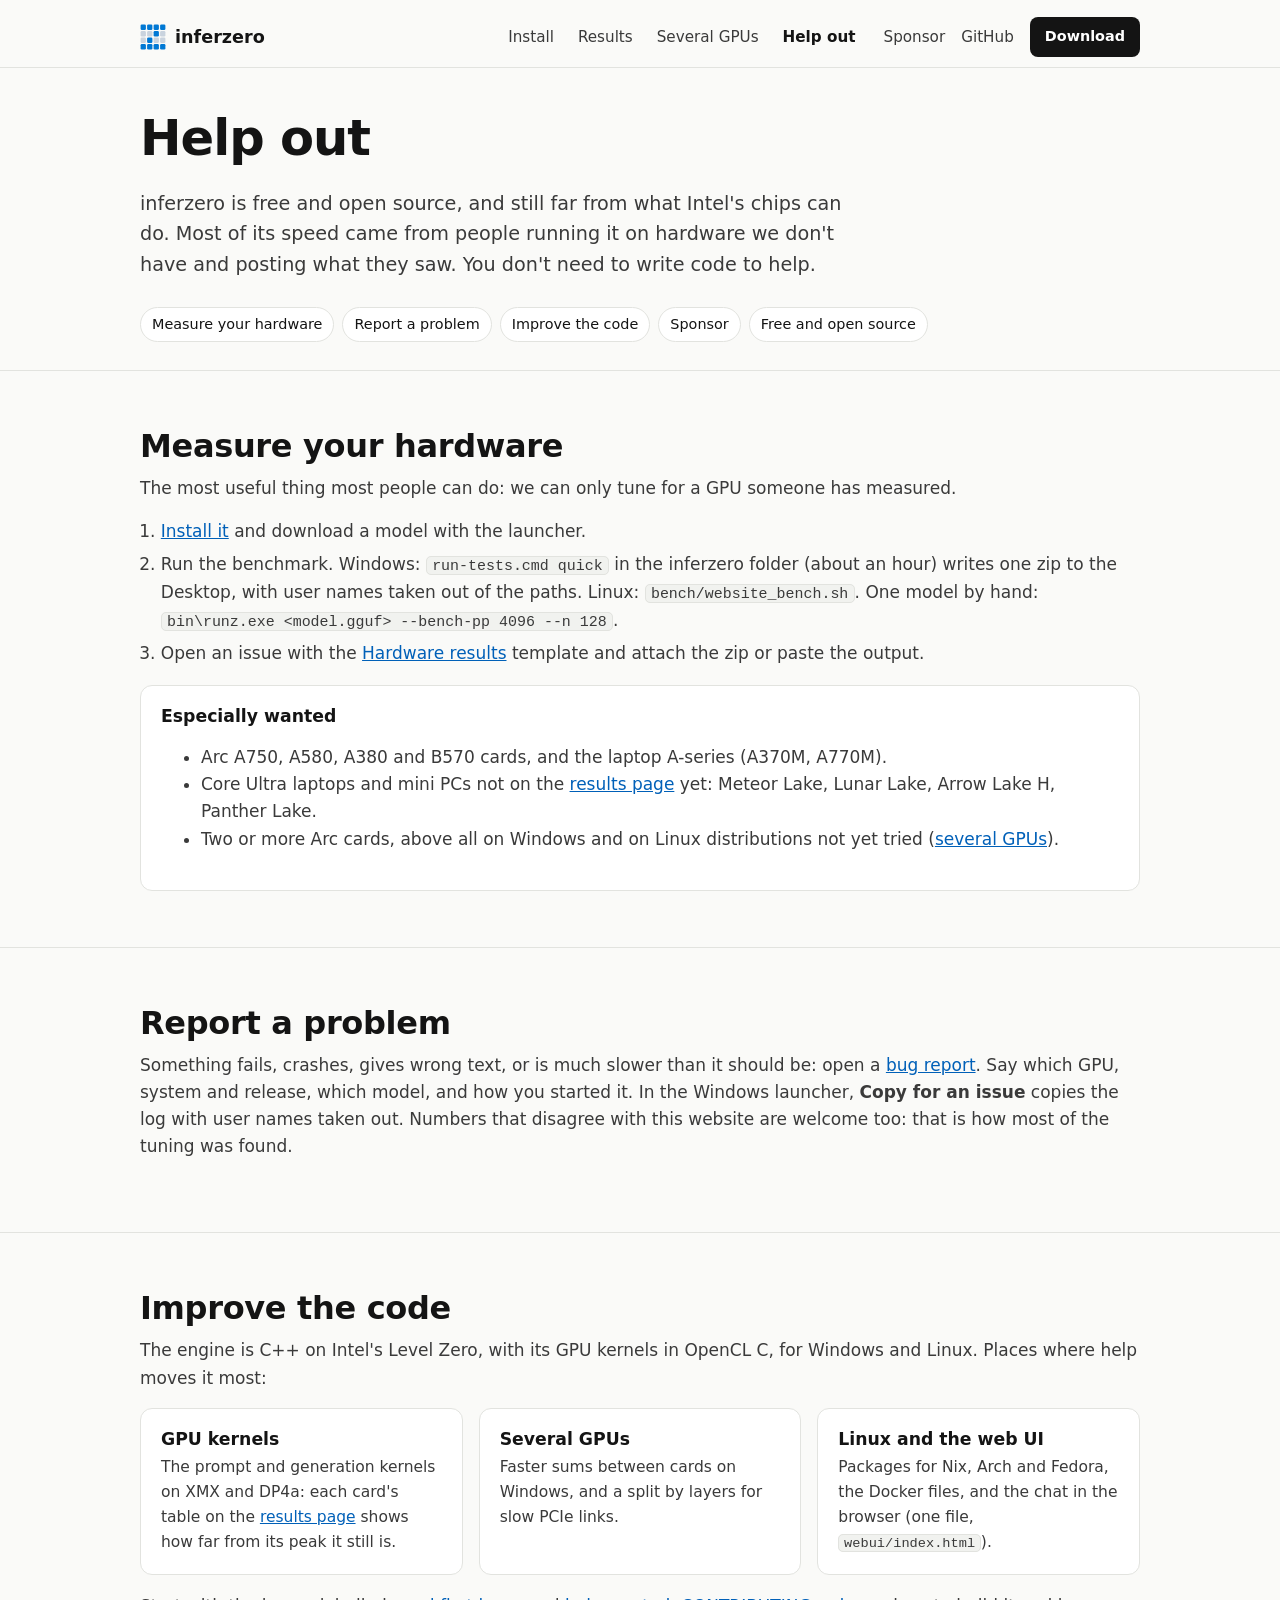
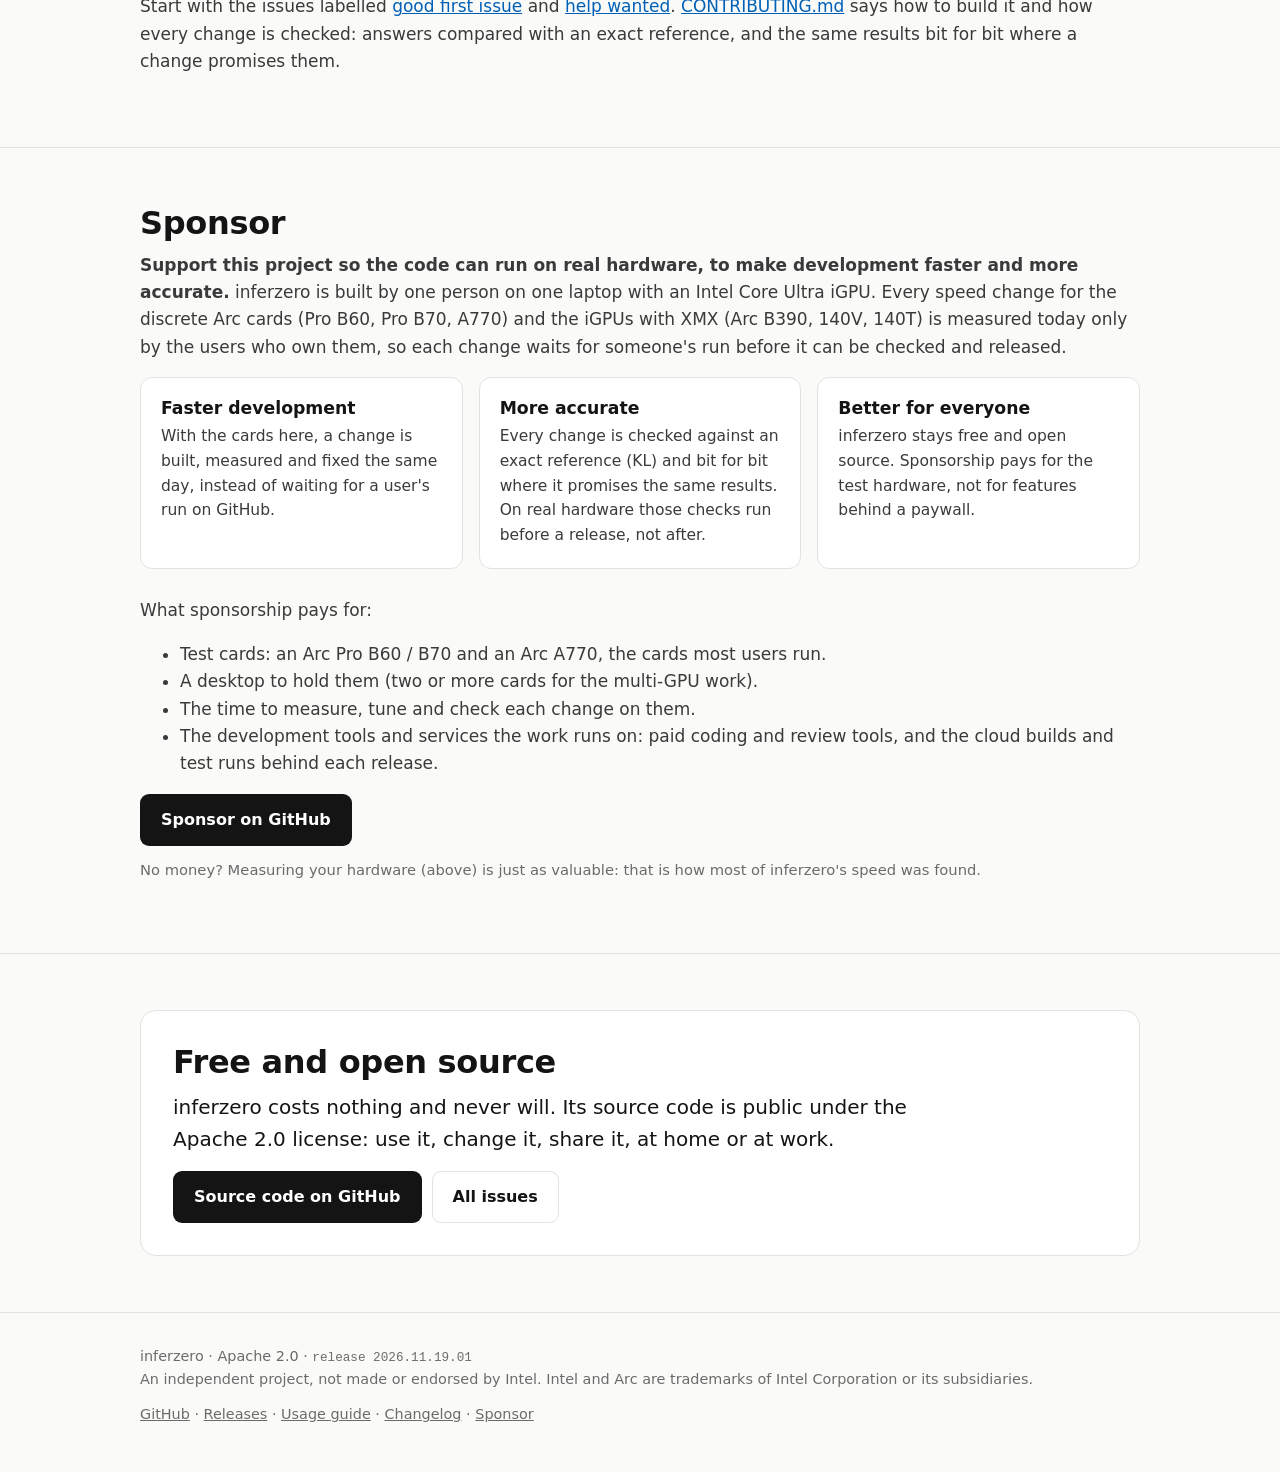
<file: site/support.html>
<!doctype html>
<html lang="en">
<head>
<meta charset="utf-8">
<meta name="viewport" content="width=device-width, initial-scale=1">
<title>Sponsor inferzero</title>
<meta http-equiv="refresh" content="0; url=help.html#sponsor">
<link rel="canonical" href="https://rizagp.github.io/inferzero/help.html#sponsor">
<link rel="icon" href="icon.svg" type="image/svg+xml">
</head>
<body>
<p>This page moved to <a href="help.html#sponsor">Help out: Sponsor</a>.</p>
</body>
</html>
</file>
<file: site/style.css>
:root{
  --bg:#fafaf8; --card:#ffffff; --soft:#f1f2ef; --line:#e2e3df;
  --ink:#141414; --body:#3a3a3a; --mute:#6b6b6b;
  --blue:#0060b8; --blue-soft:#e8f1fb; --green:#1d7a3e; --green-soft:#e7f4ec;
  --sans:system-ui,"Segoe UI Variable Text","Segoe UI",-apple-system,"Helvetica Neue",Roboto,sans-serif;
  --mono:ui-monospace,"Cascadia Mono",Consolas,"SF Mono",Menlo,monospace;
}
*{box-sizing:border-box}
html{scroll-behavior:smooth}
body{margin:0;background:var(--bg);color:var(--body);font:17px/1.6 var(--sans);-webkit-text-size-adjust:100%}
a{color:var(--blue)}
a:hover{text-decoration-thickness:2px}
h1,h2,h3{color:var(--ink);line-height:1.2;margin:0}
h1{font-size:clamp(2rem,5vw,3.1rem);letter-spacing:-.02em}
h2{font-size:clamp(1.5rem,3.4vw,2rem);letter-spacing:-.01em;margin-bottom:.6rem}
h3{font-size:1.08rem;margin-bottom:.35rem}
p{margin:0 0 1rem}
code,kbd,.mono{font-family:var(--mono);font-size:.88em}
code{background:var(--soft);border:1px solid var(--line);border-radius:5px;padding:.05em .35em}
.wrap{max-width:1040px;margin:0 auto;padding:0 20px}
.skip{position:absolute;left:-999px}.skip:focus{left:12px;top:12px;background:#fff;padding:8px;z-index:9}

header{position:sticky;top:0;z-index:5;background:rgba(250,250,248,.94);backdrop-filter:blur(6px);border-bottom:1px solid var(--line)}
header .wrap{display:flex;align-items:center;gap:28px;min-height:60px}
.brand{display:flex;align-items:center;gap:9px;color:var(--ink);font-weight:700;font-size:1.1rem;text-decoration:none}
.mark .l{fill:#0078d4}.mark .d{fill:#c9d3de}
nav{display:flex;gap:24px;margin-left:auto}
nav a{color:var(--body);text-decoration:none;font-size:.95rem}
nav a:hover{color:var(--ink);text-decoration:underline}
.gh{font-size:.95rem;color:var(--body);text-decoration:none}.gh:hover{color:var(--ink);text-decoration:underline}
.hdr-right{display:flex;align-items:center;gap:16px}
.btn.sm{padding:7px 14px;font-size:.9rem;border-radius:8px}
nav a[aria-current=page]{color:var(--ink);font-weight:600}
/* (phones: the links on a row of their own under the name, the header not sticky, so it takes no screen while reading) */
@media (max-width:820px){header{position:static}header .wrap{flex-wrap:wrap;row-gap:4px;column-gap:16px;padding-top:10px;padding-bottom:10px}nav{order:3;width:100%;margin-left:0;gap:20px;overflow-x:auto;padding-bottom:2px}.hdr-right{margin-left:auto}}

.btn{display:inline-flex;align-items:center;gap:8px;padding:12px 20px;border-radius:9px;font-weight:600;text-decoration:none;border:1px solid transparent;font-size:1rem}
.btn kbd{font-weight:400;opacity:.8}
.btn.p{background:var(--ink);color:#fff}
.btn.p:hover{background:#000}
.btn.s{background:var(--card);color:var(--ink);border-color:var(--line)}
.btn.s:hover{border-color:#bdbdb8}
.btns{display:flex;flex-wrap:wrap;gap:10px;align-items:center}

.hero{padding-top:72px;padding-bottom:56px}  /* (top and bottom only: .wrap gives the sides) */
.hero .lead{font-size:1.2rem;max-width:720px;margin:20px 0 26px;color:var(--body)}
.tags{display:flex;flex-wrap:wrap;gap:8px;margin-bottom:22px}
.tag{font-size:.88rem;padding:5px 12px;border-radius:999px;background:var(--card);border:1px solid var(--line);color:var(--ink)}
.tag.free{background:var(--green-soft);border-color:#b9dcc5;color:var(--green);font-weight:600}
.after{margin-top:14px;color:var(--mute);font-size:.92rem}

section{padding:56px 0;border-top:1px solid var(--line)}
.intro{max-width:700px;margin-bottom:28px}
.grid{display:grid;grid-template-columns:repeat(3,1fr);gap:16px}
@media (max-width:900px){.grid{grid-template-columns:repeat(2,1fr)}}
@media (max-width:600px){.grid{grid-template-columns:1fr}}
.card{background:var(--card);border:1px solid var(--line);border-radius:12px;padding:20px}
.card p{margin:0;font-size:.97rem}

.need{display:grid;grid-template-columns:180px 1fr;background:var(--card);border:1px solid var(--line);border-radius:12px;overflow:hidden}
.need dt,.need dd{margin:0;padding:15px 20px;border-top:1px solid var(--line)}
.need dt{font-weight:600;color:var(--ink);background:var(--soft)}
.need dt:first-of-type,.need dt:first-of-type+dd{border-top:0}
@media (max-width:600px){.need{grid-template-columns:1fr}.need dd{border-top:0;padding-top:0}.need dt{background:none;padding-bottom:4px}}

.steps{display:grid;grid-template-columns:repeat(2,1fr);gap:16px}
@media (max-width:760px){.steps{grid-template-columns:1fr}}
ol.go{margin:0;padding-left:1.3rem}
ol.go li{margin:.35rem 0}
pre{background:#f4f5f2;border:1px solid var(--line);border-radius:10px;padding:14px 16px;overflow-x:auto;font:14px/1.55 var(--mono);color:var(--ink);margin:12px 0 0}

table{width:100%;border-collapse:collapse;background:var(--card);border:1px solid var(--line);border-radius:12px;overflow:hidden;font-size:.97rem}
th,td{text-align:left;padding:11px 16px;border-top:1px solid var(--line)}
th{background:var(--soft);color:var(--ink);font-weight:600;border-top:0}
td.n,th.n{text-align:right;font-variant-numeric:tabular-nums;white-space:nowrap}
td small{color:var(--mute)}
.tbl{overflow-x:auto}
@media (max-width:760px){table{font-size:.9rem}th,td{padding:9px 10px}td small{display:block;white-space:normal}th.n{white-space:normal}td:first-child{min-width:9em}}
.note{color:var(--mute);font-size:.92rem;margin-top:12px}

.open{background:var(--card);border:1px solid var(--line);border-radius:16px;padding:32px}
.open .big{font-size:1.25rem;color:var(--ink);max-width:760px}
.open ul{margin:0 0 1.2rem;padding-left:1.2rem}
.open li{margin:.3rem 0}

footer{border-top:1px solid var(--line);padding:32px 0 48px;color:var(--mute);font-size:.9rem}
footer .wrap{display:flex;flex-wrap:wrap;gap:12px 28px;justify-content:space-between}
footer a{color:var(--mute)}

/* results.html */
.hero.small{padding-top:48px;padding-bottom:28px}
.legend{display:grid;grid-template-columns:max-content 1fr;gap:6px 16px;margin:0 0 18px;max-width:760px}
.legend dt{font-weight:600;color:var(--ink)}.legend dd{margin:0}
@media (max-width:600px){.legend{grid-template-columns:1fr}.legend dd{margin-bottom:6px}}
.jump{display:flex;flex-wrap:wrap;gap:8px;margin-top:18px}
.jump a{font-size:.9rem;padding:5px 11px;border-radius:999px;background:var(--card);border:1px solid var(--line);color:var(--ink);text-decoration:none}
.jump a:hover{border-color:#bdbdb8}
.setup{color:var(--mute);font-size:.95rem;margin:-2px 0 16px}
h3.sub{margin:26px 0 10px}
section[id^="s-"]{padding:40px 0}
.more{margin-top:16px;font-weight:600}

/* the hero's screenshot */
.shot{margin:34px 0 0}
.shot img{display:block;width:100%;height:auto;border:1px solid var(--line);border-radius:12px;box-shadow:0 10px 30px rgba(0,0,0,.08)}
.shot figcaption{color:var(--mute);font-size:.92rem;margin-top:10px}
#start h3.sub{margin:22px 0 12px}
#start h3.sub:first-of-type{margin-top:6px}

/* (grid items shrink below their content, and long paths in code wrap: otherwise one path widened a card past a
   phone's edge and the whole page scrolled sideways) */
.grid>*,.steps>*{min-width:0}
.grid+p,.steps+p{margin-top:28px}  /* (a paragraph right after the cards: with only the 16px gap the cards also have between them, on a phone it read as part of the stack) */
code{overflow-wrap:anywhere}
[id]{scroll-margin-top:72px}  /* (a jump to a section stops below the sticky header) */
</file>
